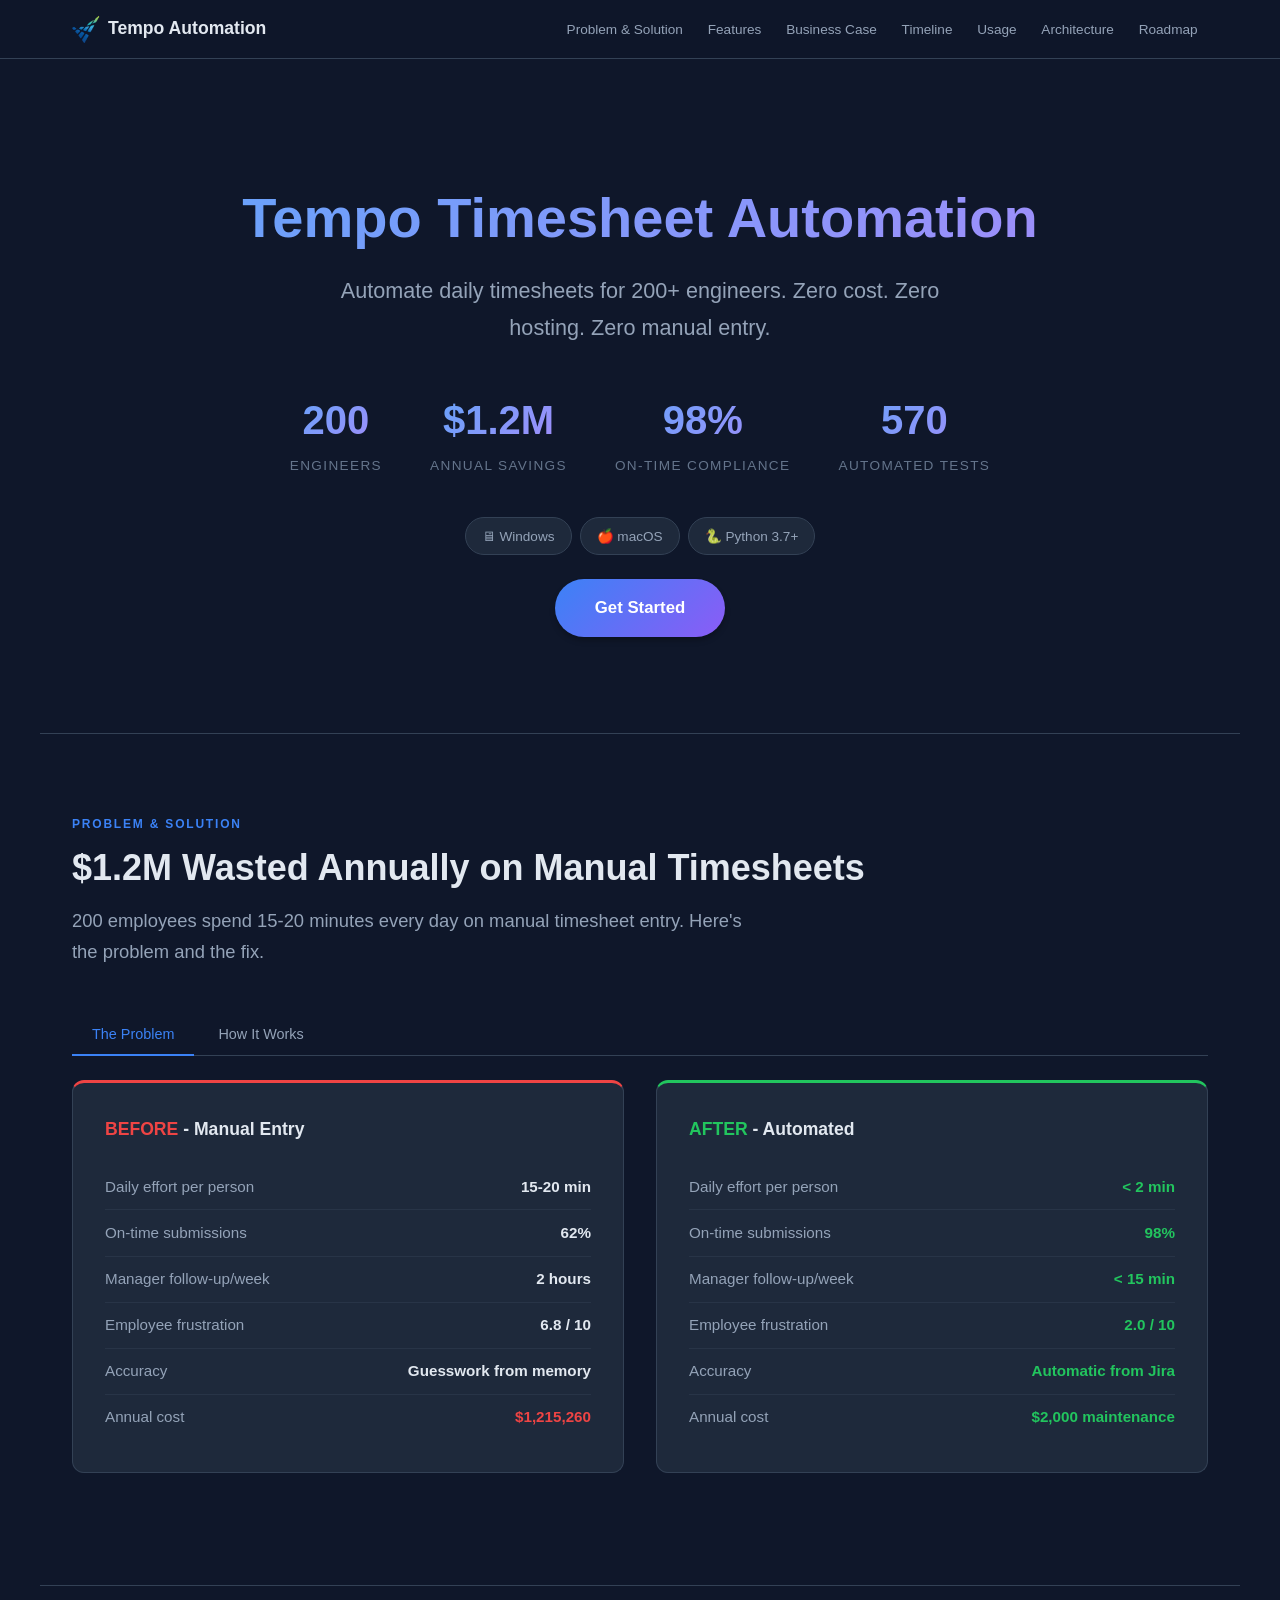
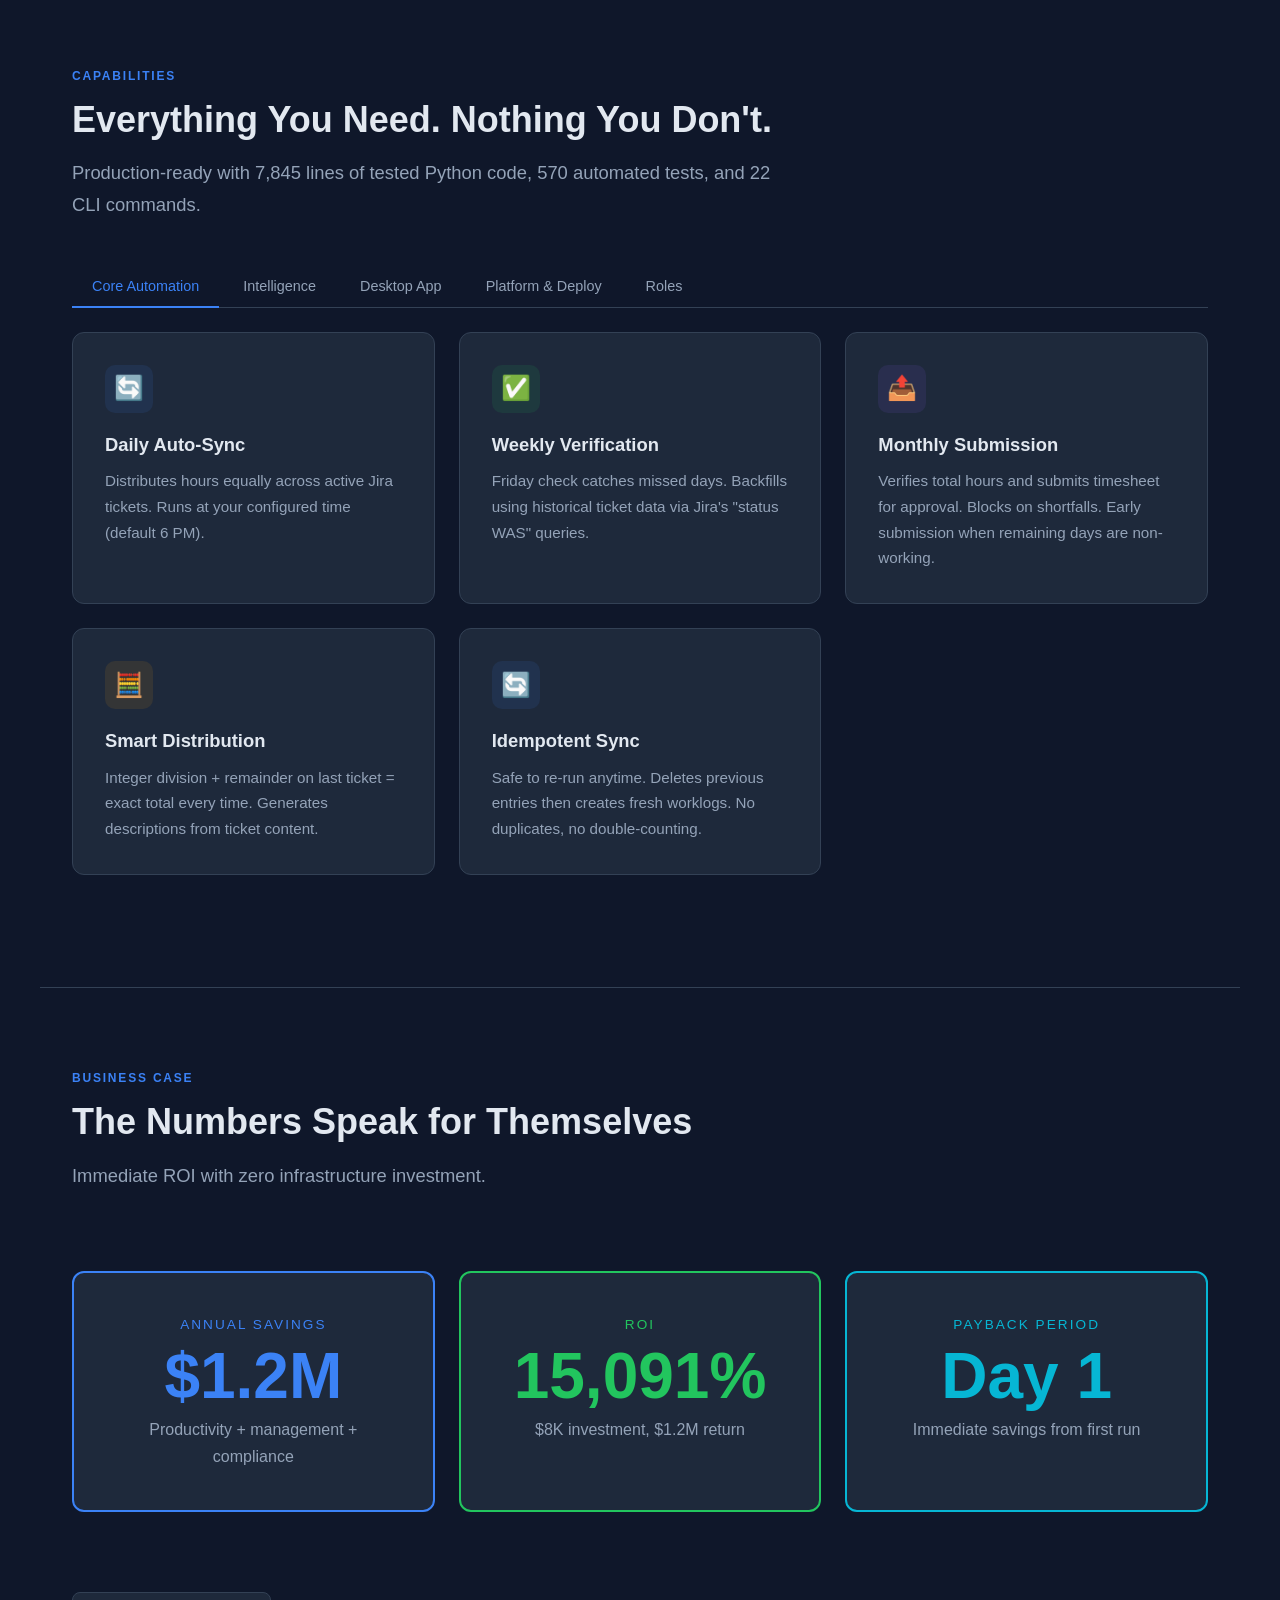
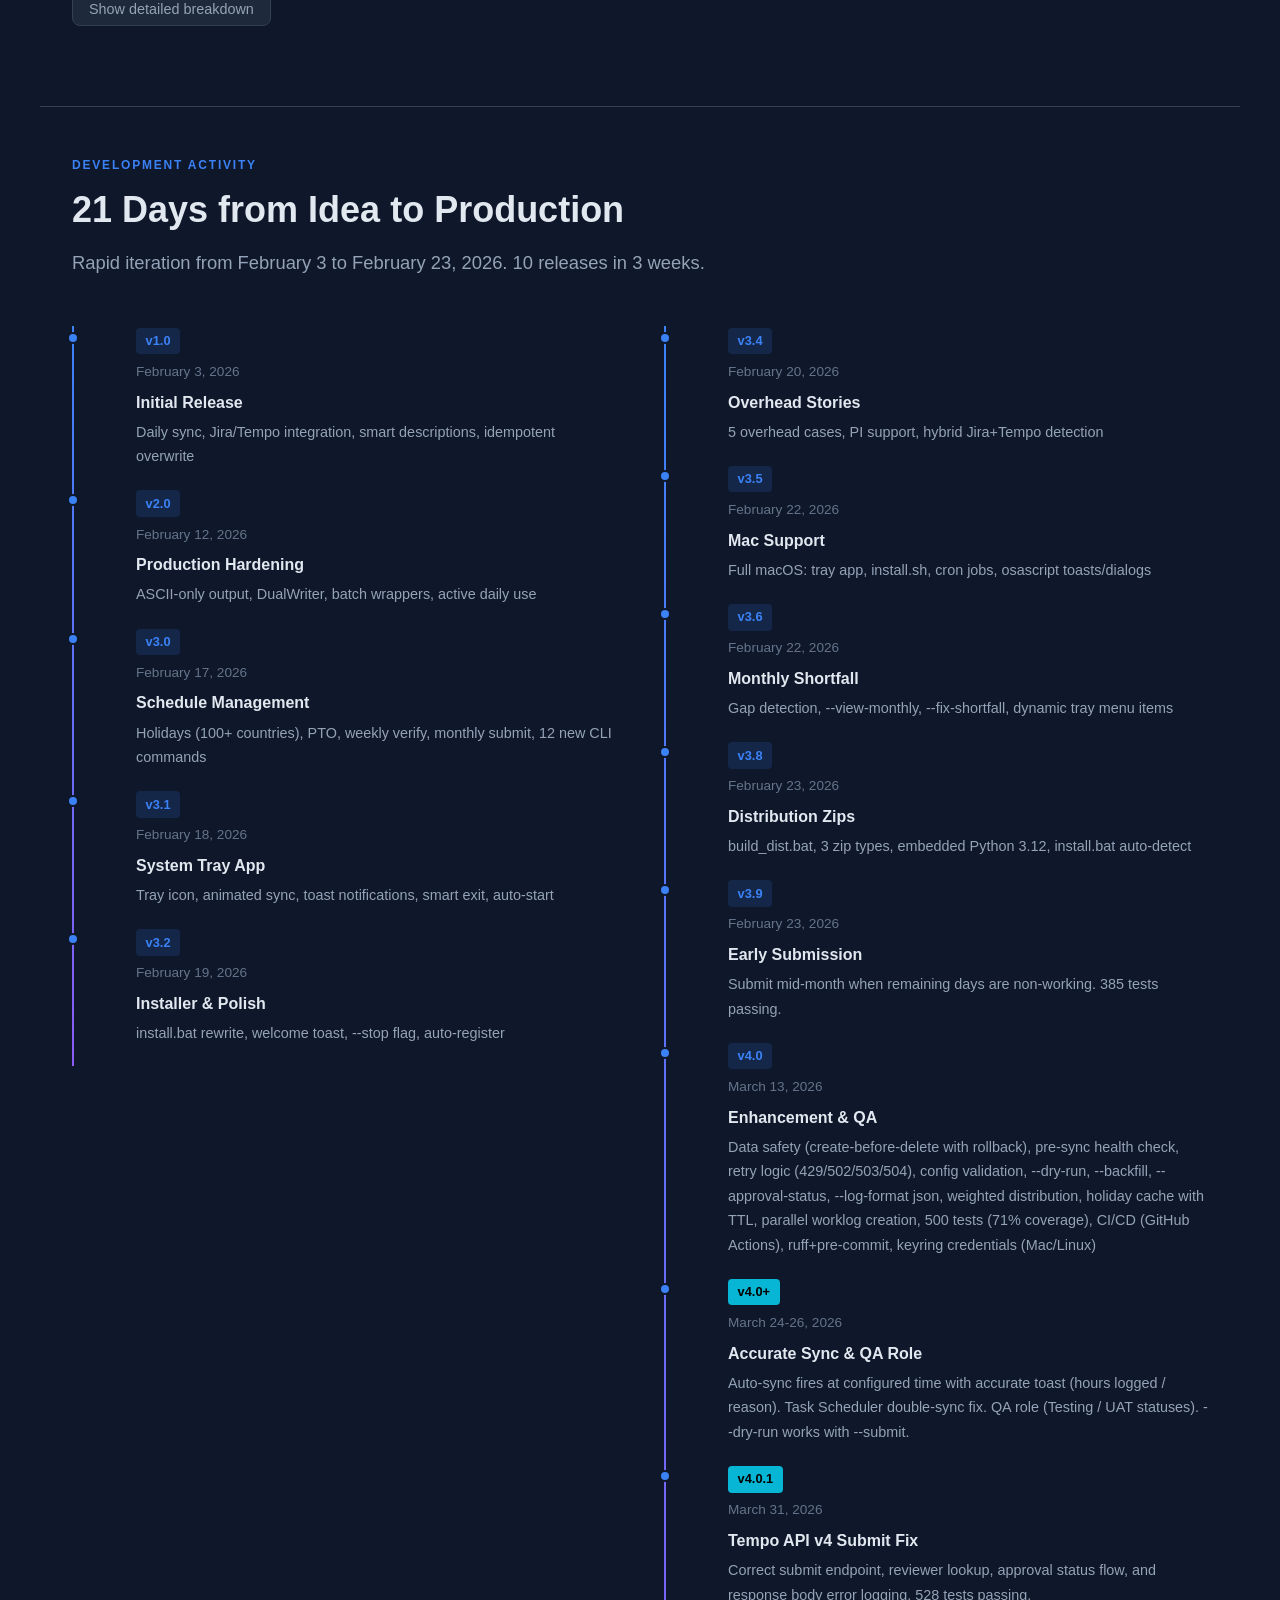
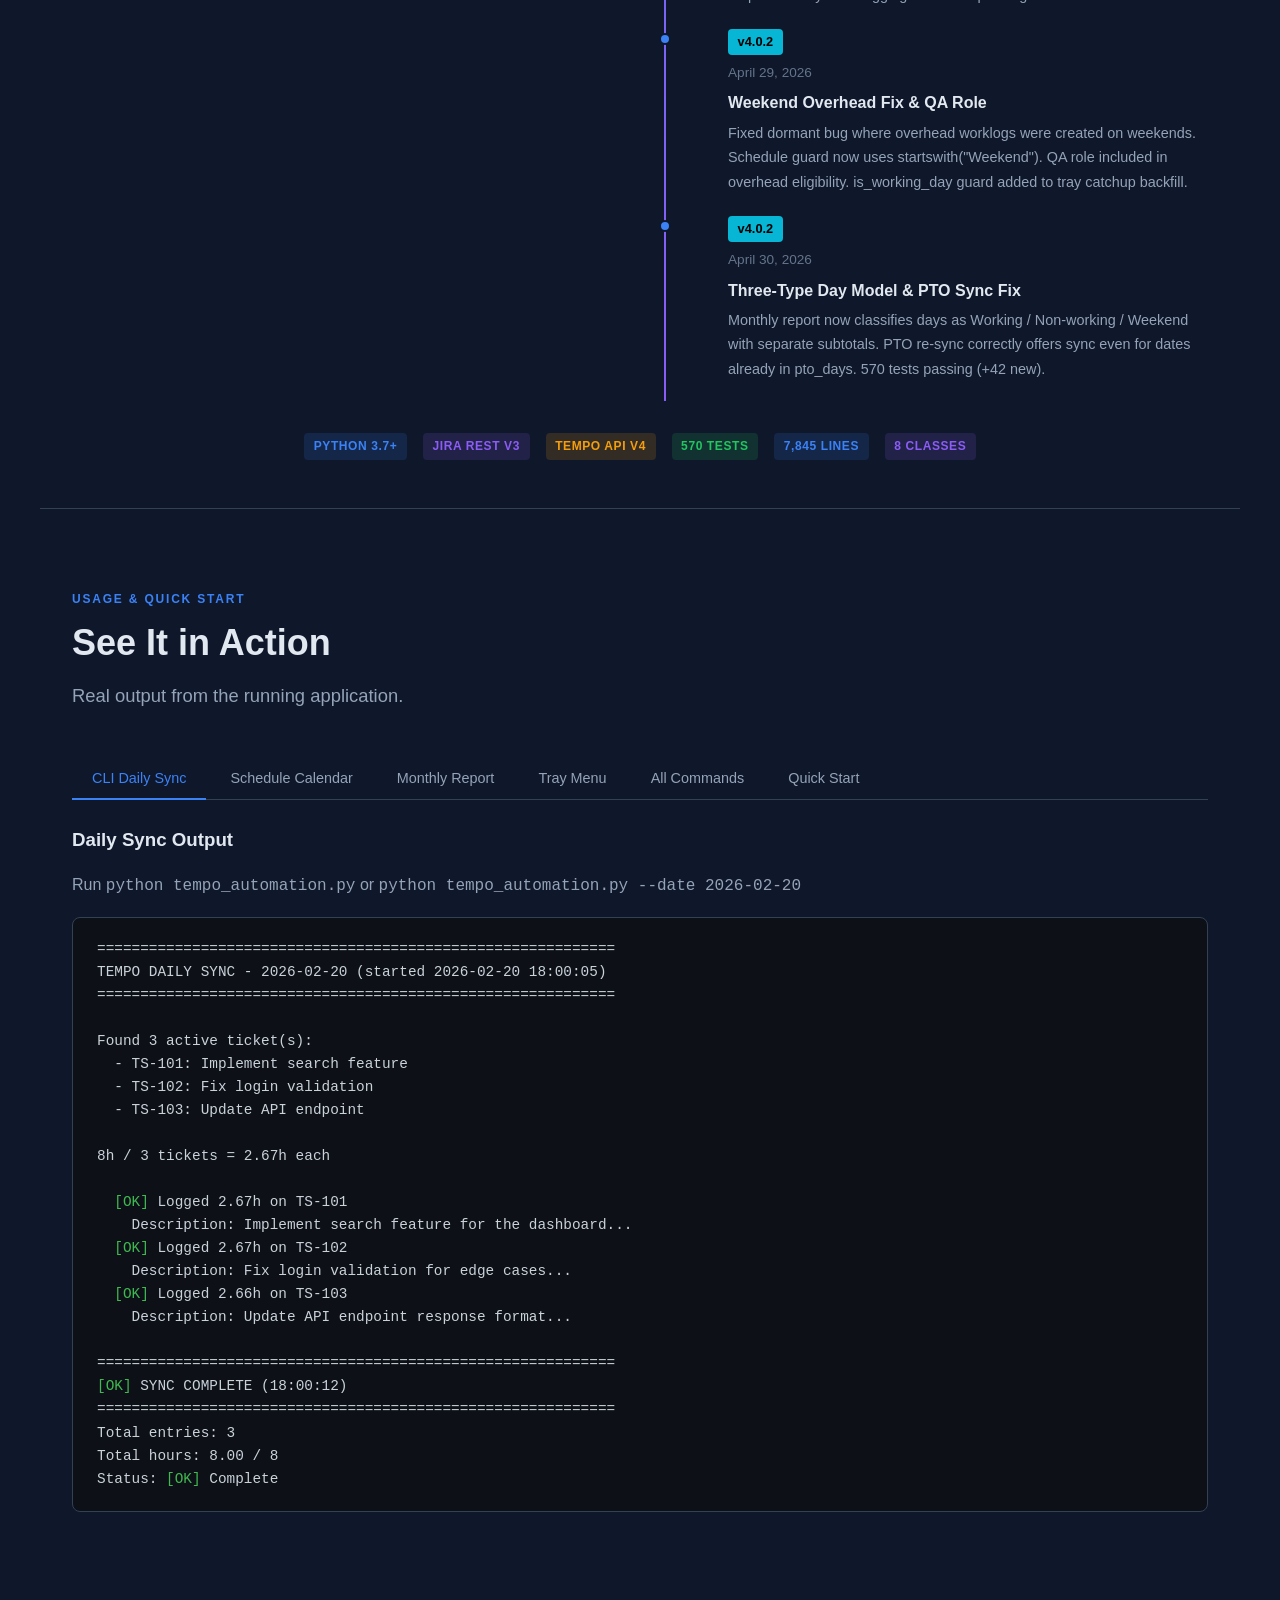
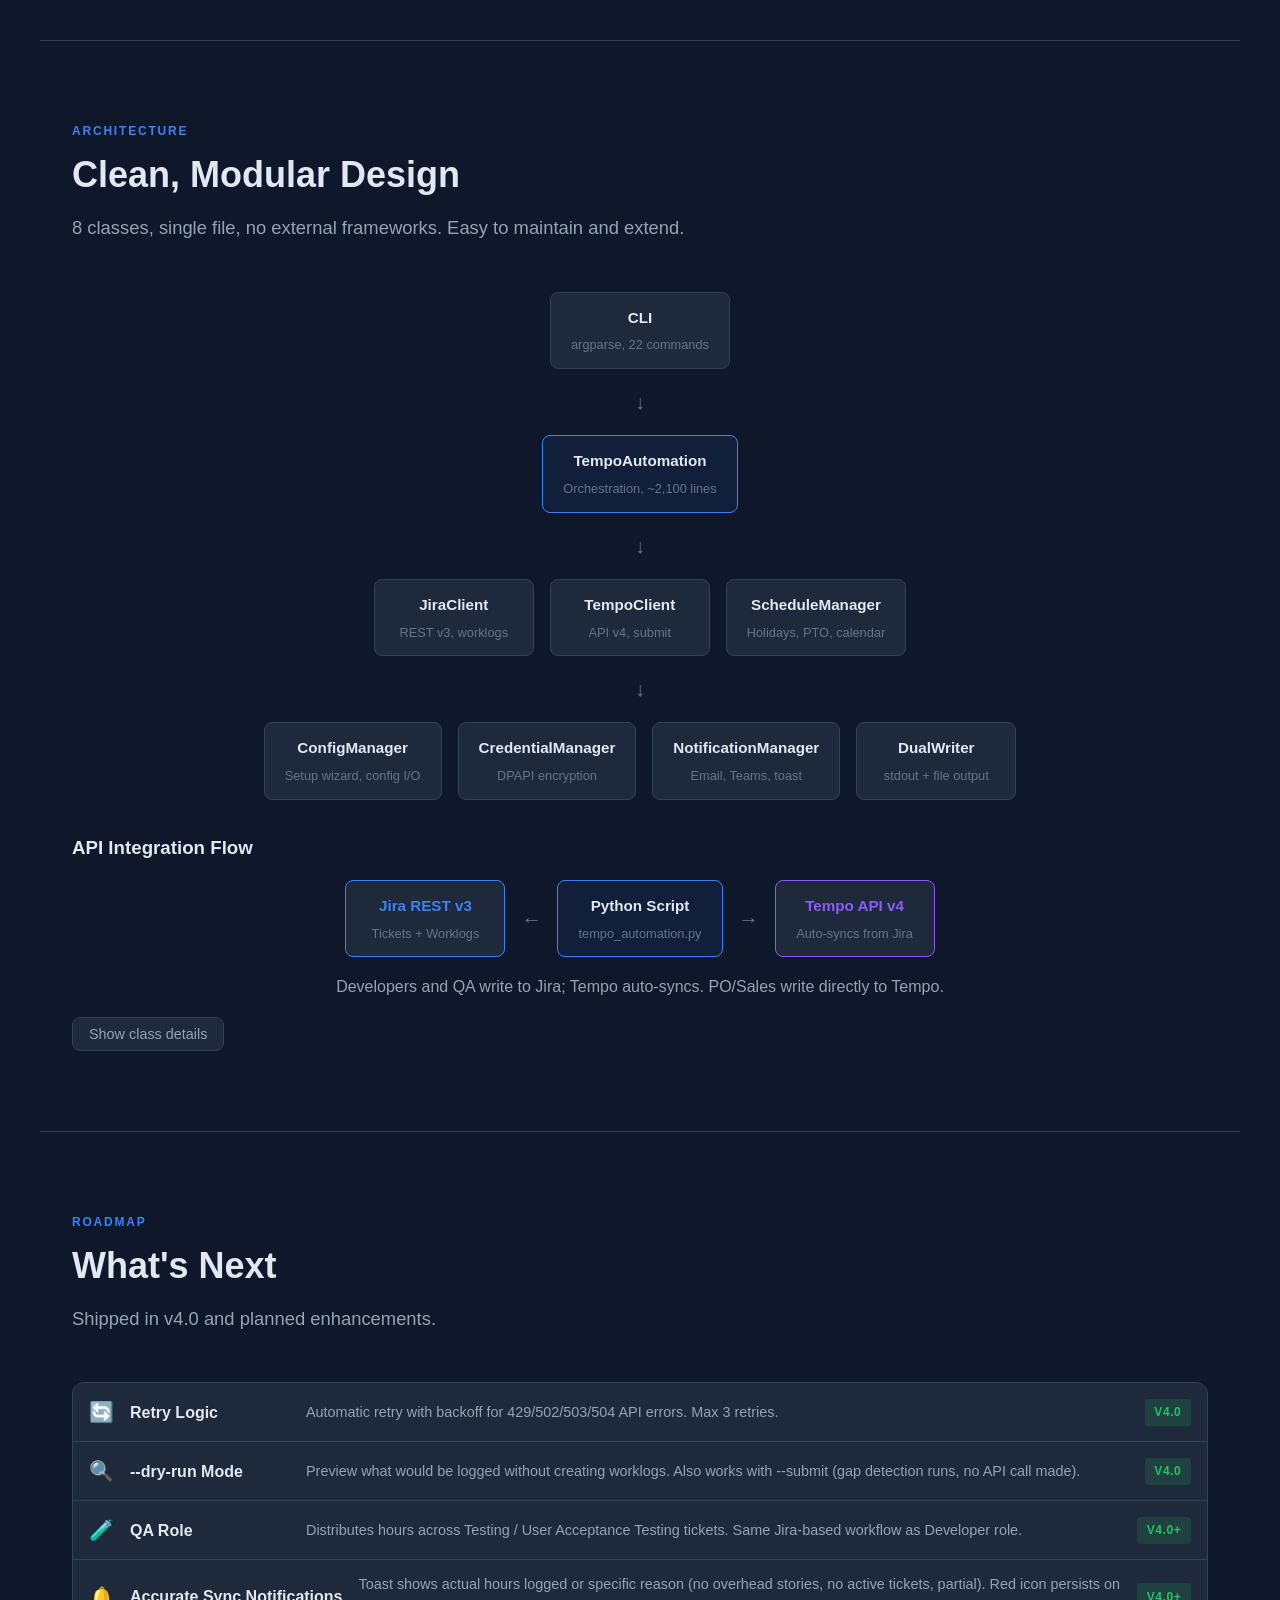
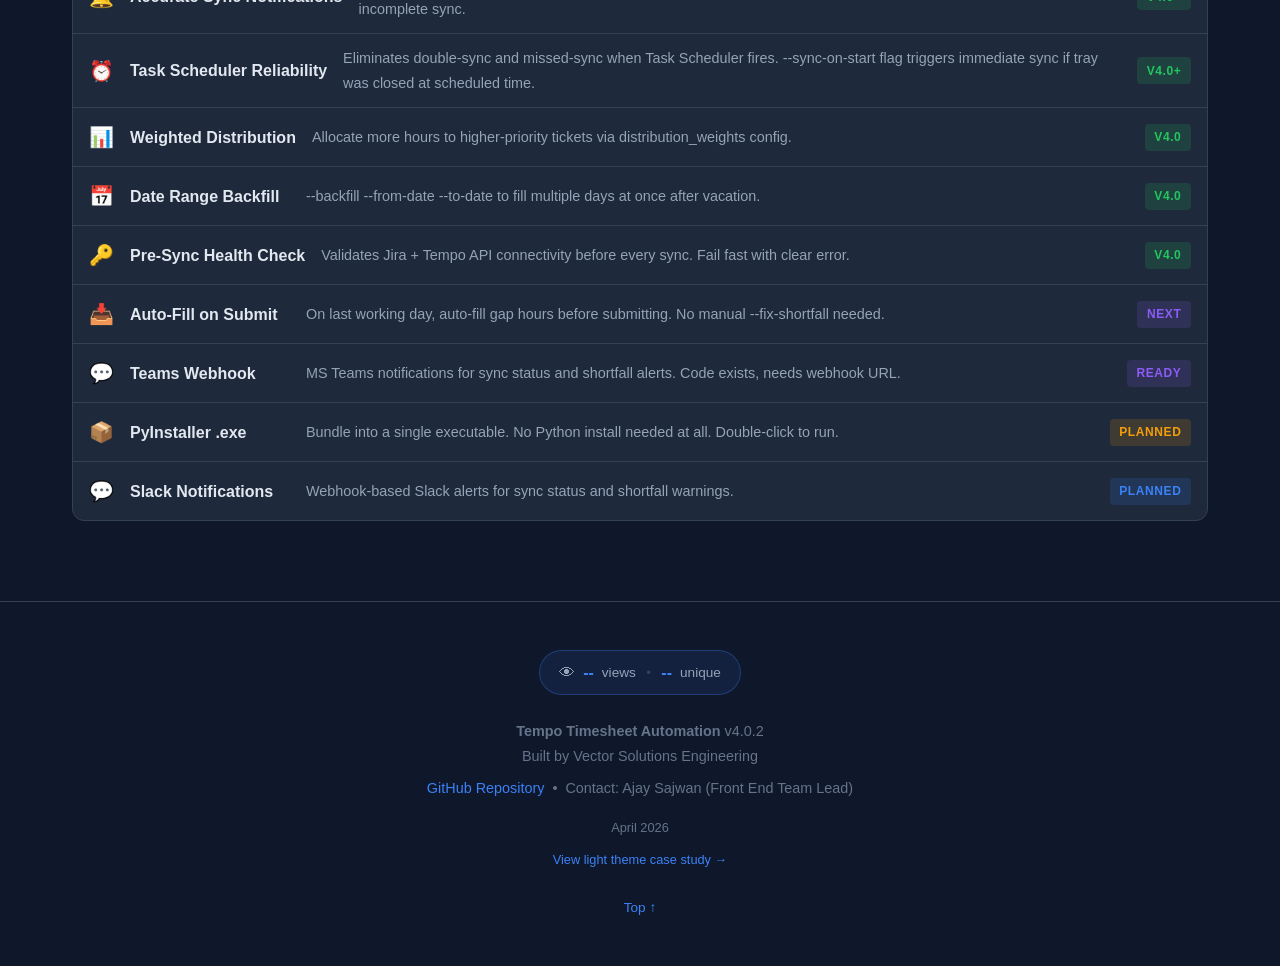
<file: docs/site/index.html>
<!DOCTYPE html>
<html lang="en">
<head>
  <meta charset="UTF-8">
  <meta name="viewport" content="width=device-width, initial-scale=1.0">
  <title>Tempo Timesheet Automation - Vector Solutions</title>
  <link rel="icon" type="image/x-icon" href="favicon.ico">
  <link rel="icon" type="image/png" href="favicon.png">
  <link rel="stylesheet" href="style.css">
</head>
<body>

<!-- ============================================================
     Navigation (7 links, reduced from 10)
     ============================================================ -->
<nav>
  <div class="nav-inner">
    <a href="#hero" class="nav-brand">
      <img src="favicon.png" alt="VS">
      Tempo Automation
    </a>
    <div class="nav-links">
      <a href="#problem">Problem &amp; Solution</a>
      <a href="#features">Features</a>
      <a href="#business">Business Case</a>
      <a href="#timeline">Timeline</a>
      <a href="#screenshots">Usage</a>
      <a href="#architecture">Architecture</a>
      <a href="#roadmap">Roadmap</a>
    </div>
  </div>
</nav>

<!-- ============================================================
     1. Hero -- NO CHANGE
     ============================================================ -->
<section class="hero" id="hero">
  <h1 class="hero-title">Tempo Timesheet Automation</h1>
  <p class="hero-tagline">Automate daily timesheets for 200+ engineers. Zero cost. Zero hosting. Zero manual entry.</p>

  <div class="stats-bar">
    <div class="stat-item">
      <div class="stat-number">200</div>
      <div class="stat-label">Engineers</div>
    </div>
    <div class="stat-item">
      <div class="stat-number">$1.2M</div>
      <div class="stat-label">Annual Savings</div>
    </div>
    <div class="stat-item">
      <div class="stat-number">98%</div>
      <div class="stat-label">On-Time Compliance</div>
    </div>
    <div class="stat-item">
      <div class="stat-number">570</div>
      <div class="stat-label">Automated Tests</div>
    </div>
  </div>

  <div class="platform-badges">
    <span class="platform-badge">&#x1F5A5; Windows</span>
    <span class="platform-badge">&#x1F34E; macOS</span>
    <span class="platform-badge">&#x1F40D; Python 3.7+</span>
  </div>

  <a href="#quickstart" class="cta-btn">Get Started</a>
</section>

<!-- ============================================================
     2. Problem + Solution -- MERGED INTO TABS
     ============================================================ -->
<section id="problem">
  <div class="section-label">Problem &amp; Solution</div>
  <h2 class="section-title">$1.2M Wasted Annually on Manual Timesheets</h2>
  <p class="section-subtitle">200 employees spend 15-20 minutes every day on manual timesheet entry. Here's the problem and the fix.</p>

  <span id="solution"></span>

  <div class="tab-container">
    <div class="tab-buttons">
      <button class="tab-btn active" onclick="showTab('tab-prob-problem')">The Problem</button>
      <button class="tab-btn" onclick="showTab('tab-prob-solution')">How It Works</button>
    </div>

    <div class="tab-panels">
    <div id="tab-prob-problem" class="tab-content active">
      <div class="comparison">
        <div class="comparison-card before">
          <h3><span class="before-label">BEFORE</span> - Manual Entry</h3>
          <div class="comparison-item">
            <span class="label">Daily effort per person</span>
            <span class="value">15-20 min</span>
          </div>
          <div class="comparison-item">
            <span class="label">On-time submissions</span>
            <span class="value">62%</span>
          </div>
          <div class="comparison-item">
            <span class="label">Manager follow-up/week</span>
            <span class="value">2 hours</span>
          </div>
          <div class="comparison-item">
            <span class="label">Employee frustration</span>
            <span class="value">6.8 / 10</span>
          </div>
          <div class="comparison-item">
            <span class="label">Accuracy</span>
            <span class="value">Guesswork from memory</span>
          </div>
          <div class="comparison-item">
            <span class="label">Annual cost</span>
            <span class="value" style="color: var(--accent-red);">$1,215,260</span>
          </div>
        </div>

        <div class="comparison-card after">
          <h3><span class="after-label">AFTER</span> - Automated</h3>
          <div class="comparison-item">
            <span class="label">Daily effort per person</span>
            <span class="value" style="color: var(--accent-green);">&lt; 2 min</span>
          </div>
          <div class="comparison-item">
            <span class="label">On-time submissions</span>
            <span class="value" style="color: var(--accent-green);">98%</span>
          </div>
          <div class="comparison-item">
            <span class="label">Manager follow-up/week</span>
            <span class="value" style="color: var(--accent-green);">&lt; 15 min</span>
          </div>
          <div class="comparison-item">
            <span class="label">Employee frustration</span>
            <span class="value" style="color: var(--accent-green);">2.0 / 10</span>
          </div>
          <div class="comparison-item">
            <span class="label">Accuracy</span>
            <span class="value" style="color: var(--accent-green);">Automatic from Jira</span>
          </div>
          <div class="comparison-item">
            <span class="label">Annual cost</span>
            <span class="value" style="color: var(--accent-green);">$2,000 maintenance</span>
          </div>
        </div>
      </div>
    </div>

    <div id="tab-prob-solution" class="tab-content">
      <p class="section-subtitle" style="margin-bottom: 2rem;">A Python script runs on each developer's machine. No servers. No hosting. No subscriptions.</p>

      <div class="flow-steps">
        <div class="flow-step">
          <div class="flow-step-number">1</div>
          <h3>Read Jira Tickets</h3>
          <p>Script queries your active tickets (IN DEVELOPMENT / CODE REVIEW) via Jira REST API</p>
        </div>
        <div class="flow-arrow">&#x2192;</div>
        <div class="flow-step">
          <div class="flow-step-number">2</div>
          <h3>Distribute Hours</h3>
          <p>Splits your 8-hour day equally across tickets with smart descriptions from ticket content</p>
        </div>
        <div class="flow-arrow">&#x2192;</div>
        <div class="flow-step">
          <div class="flow-step-number">3</div>
          <h3>Submit to Tempo</h3>
          <p>Creates Jira worklogs (Tempo auto-syncs). At month-end, submits timesheet for approval.</p>
        </div>
      </div>

      <div class="text-center mt-4">
        <div class="code-block" style="display: inline-block; text-align: left; max-width: 600px;">
          <span class="comment"># That's it. Run once and forget.</span><br>
          <span class="keyword">$</span> python tempo_automation.py<br><br>
          <span class="success">[OK]</span> Found 3 active tickets<br>
          <span class="success">[OK]</span> Logged 2.67h on TS-101<br>
          <span class="success">[OK]</span> Logged 2.67h on TS-102<br>
          <span class="success">[OK]</span> Logged 2.66h on TS-103<br>
          <span class="success">[OK]</span> <span class="info">SYNC COMPLETE</span> - 8.00 / 8 hours
        </div>
      </div>
    </div>
    </div>
  </div>
</section>

<!-- ============================================================
     3. Features + Roles -- TABBED GROUPS (5 tabs)
     ============================================================ -->
<section id="features">
  <div class="section-label">Capabilities</div>
  <h2 class="section-title">Everything You Need. Nothing You Don't.</h2>
  <p class="section-subtitle">Production-ready with 7,845 lines of tested Python code, 570 automated tests, and 22 CLI commands.</p>

  <span id="roles"></span>

  <div class="tab-container">
    <div class="tab-buttons">
      <button class="tab-btn active" onclick="showTab('tab-feat-core')">Core Automation</button>
      <button class="tab-btn" onclick="showTab('tab-feat-intel')">Intelligence</button>
      <button class="tab-btn" onclick="showTab('tab-feat-desktop')">Desktop App</button>
      <button class="tab-btn" onclick="showTab('tab-feat-platform')">Platform &amp; Deploy</button>
      <button class="tab-btn" onclick="showTab('tab-feat-roles')">Roles</button>
    </div>

    <div class="tab-panels">
    <!-- Tab: Core Automation -->
    <div id="tab-feat-core" class="tab-content active">
      <div class="card-grid">
        <div class="card">
          <div class="card-icon">&#x1F504;</div>
          <h3>Daily Auto-Sync</h3>
          <p>Distributes hours equally across active Jira tickets. Runs at your configured time (default 6 PM).</p>
        </div>
        <div class="card">
          <div class="card-icon green">&#x2705;</div>
          <h3>Weekly Verification</h3>
          <p>Friday check catches missed days. Backfills using historical ticket data via Jira's "status WAS" queries.</p>
        </div>
        <div class="card">
          <div class="card-icon purple">&#x1F4E4;</div>
          <h3>Monthly Submission</h3>
          <p>Verifies total hours and submits timesheet for approval. Blocks on shortfalls. Early submission when remaining days are non-working.</p>
        </div>
        <div class="card">
          <div class="card-icon orange">&#x1F9EE;</div>
          <h3>Smart Distribution</h3>
          <p>Integer division + remainder on last ticket = exact total every time. Generates descriptions from ticket content.</p>
        </div>
        <div class="card">
          <div class="card-icon">&#x1F504;</div>
          <h3>Idempotent Sync</h3>
          <p>Safe to re-run anytime. Deletes previous entries then creates fresh worklogs. No duplicates, no double-counting.</p>
        </div>
      </div>
    </div>

    <!-- Tab: Intelligence -->
    <div id="tab-feat-intel" class="tab-content">
      <div class="card-grid">
        <div class="card">
          <div class="card-icon cyan">&#x1F3D7;</div>
          <h3>Overhead Stories</h3>
          <p>5 cases covered: daily overhead, no tickets, manual entries, PTO/holidays, PI planning week.</p>
        </div>
        <div class="card">
          <div class="card-icon green">&#x1F4C5;</div>
          <h3>Schedule Guard</h3>
          <p>Skips weekends, org holidays (auto-fetched), national holidays (100+ countries), and PTO days. Override system for comp days.</p>
        </div>
        <div class="card">
          <div class="card-icon purple">&#x1F4CA;</div>
          <h3>Tempo as Source of Truth</h3>
          <p>4 core methods read Tempo API first with Jira fallback. Catches manual Tempo entries that Jira can't see.</p>
        </div>
        <div class="card">
          <div class="card-icon purple">&#x26A1;</div>
          <h3>Early Submission</h3>
          <p>Submits timesheet mid-month when all remaining days are non-working. No more waiting for the last day.</p>
        </div>
        <div class="card">
          <div class="card-icon">&#x1F5C2;</div>
          <h3>Monthly Reports</h3>
          <p>--view-monthly shows per-day hours with gap detection. --fix-shortfall interactively fills missing days.</p>
        </div>
      </div>
    </div>

    <!-- Tab: Desktop App -->
    <div id="tab-feat-desktop" class="tab-content">
      <div class="card-grid">
        <div class="card">
          <div class="card-icon">&#x1F5A5;</div>
          <h3>System Tray App</h3>
          <p>Persistent tray icon with color status, one-click sync, PTO dialog, toast notifications, and smart exit check.</p>
        </div>
        <div class="card">
          <div class="card-icon orange">&#x1F514;</div>
          <h3>Toast Notifications</h3>
          <p>Native notifications on Windows (winotify) and Mac (osascript). Welcome greeting, sync status, shortfall alerts.</p>
        </div>
        <div class="card">
          <div class="card-icon green">&#x1F44B;</div>
          <h3>Welcome Toast</h3>
          <p>Personalized "Welcome, {name}!" with time-of-day greeting on launch. "Welcome back" toast when auto-restarted.</p>
        </div>
        <div class="card">
          <div class="card-icon orange">&#x1F504;</div>
          <h3>Tray Auto-Restart</h3>
          <p>Daily scheduler detects if the tray app was closed and relaunches it automatically with a recovery notification.</p>
        </div>
        <div class="card">
          <div class="card-icon cyan">&#x23F0;</div>
          <h3>Change Sync Time</h3>
          <p>Adjust your daily sync time from the tray Configure menu. Input dialog validates HH:MM and reschedules instantly.</p>
        </div>
        <div class="card">
          <div class="card-icon red">&#x1F6AA;</div>
          <h3>Smart Exit Check</h3>
          <p>Verifies today's hours are logged before closing the tray app. Warns if worklogs are missing to prevent gaps.</p>
        </div>
      </div>
    </div>

    <!-- Tab: Platform & Deploy -->
    <div id="tab-feat-platform" class="tab-content">
      <div class="card-grid">
        <div class="card">
          <div class="card-icon cyan">&#x1F310;</div>
          <h3>Cross-Platform</h3>
          <p>Full support for Windows 10/11 and macOS. Platform-specific installers, cron jobs, and native UI elements.</p>
        </div>
        <div class="card">
          <div class="card-icon green">&#x1F4E6;</div>
          <h3>Distribution Zips</h3>
          <p>Three zip types: Windows Full (embedded Python), Windows Lite, and Mac. One-click install for team members.</p>
        </div>
        <div class="card">
          <div class="card-icon red">&#x1F512;</div>
          <h3>DPAPI Encryption</h3>
          <p>API tokens encrypted with Windows DPAPI (tied to user account). HTTPS for all API calls. No cloud storage.</p>
        </div>
        <div class="card">
          <div class="card-icon green">&#x2699;</div>
          <h3>Setup Wizard</h3>
          <p>Guided first-run setup: role selection, token entry, location picker (100+ countries), overhead configuration.</p>
        </div>
      </div>
    </div>

    <!-- Tab: Roles -->
    <div id="tab-feat-roles" class="tab-content">
      <div class="card-grid card-grid-3">
        <div class="card">
          <div class="card-icon">&#x1F4BB;</div>
          <h3>Developer</h3>
          <p class="mb-2">Hours distributed across active Jira tickets (IN DEVELOPMENT / CODE REVIEW). Smart descriptions generated from ticket content.</p>
          <table class="data-table">
            <tr><td class="text-muted">Tokens needed</td><td>Jira + Tempo</td></tr>
            <tr><td class="text-muted">Time saved/day</td><td style="color: var(--accent-green);">15-20 min</td></tr>
            <tr><td class="text-muted">Overhead</td><td>2h/day default</td></tr>
          </table>
        </div>
        <div class="card">
          <div class="card-icon" style="background: rgba(100,200,255,0.15);">&#x1F9EA;</div>
          <h3>QA</h3>
          <p class="mb-2">Hours distributed across active Jira tickets in Testing / User Acceptance Testing. Same Jira-based workflow as Developer.</p>
          <table class="data-table">
            <tr><td class="text-muted">Tokens needed</td><td>Jira + Tempo</td></tr>
            <tr><td class="text-muted">Time saved/day</td><td style="color: var(--accent-green);">15-20 min</td></tr>
            <tr><td class="text-muted">Overhead</td><td>2h/day default</td></tr>
          </table>
        </div>
        <div class="card">
          <div class="card-icon green">&#x1F4CB;</div>
          <h3>Product Owner</h3>
          <p class="mb-2">Hours logged via configured manual activities in Tempo. No Jira token needed.</p>
          <table class="data-table">
            <tr><td class="text-muted">Tokens needed</td><td>Tempo only</td></tr>
            <tr><td class="text-muted">Time saved/day</td><td style="color: var(--accent-green);">10-15 min</td></tr>
            <tr><td class="text-muted">Activities</td><td>From config</td></tr>
          </table>
        </div>
        <div class="card">
          <div class="card-icon orange">&#x1F4C8;</div>
          <h3>Sales</h3>
          <p class="mb-2">Pre-configured activities synced via Tempo API. Simplest setup.</p>
          <table class="data-table">
            <tr><td class="text-muted">Tokens needed</td><td>Tempo only</td></tr>
            <tr><td class="text-muted">Time saved/day</td><td style="color: var(--accent-green);">10-15 min</td></tr>
            <tr><td class="text-muted">Activities</td><td>From config</td></tr>
          </table>
        </div>
      </div>
    </div>
    </div>
  </div>
</section>

<!-- ============================================================
     4. Business Case -- COLLAPSIBLE DETAILS
     ============================================================ -->
<section id="business">
  <div class="section-label">Business Case</div>
  <h2 class="section-title">The Numbers Speak for Themselves</h2>
  <p class="section-subtitle">Immediate ROI with zero infrastructure investment.</p>

  <div style="display: grid; grid-template-columns: repeat(auto-fit, minmax(250px, 1fr)); gap: 1.5rem; margin-bottom: 2rem;">
    <div class="roi-box" style="border-color: var(--accent-blue);">
      <div class="roi-label" style="color: var(--accent-blue);">Annual Savings</div>
      <div class="roi-number" style="color: var(--accent-blue);">$1.2M</div>
      <div class="roi-detail">Productivity + management + compliance</div>
    </div>
    <div class="roi-box">
      <div class="roi-label">ROI</div>
      <div class="roi-number">15,091%</div>
      <div class="roi-detail">$8K investment, $1.2M return</div>
    </div>
    <div class="roi-box" style="border-color: var(--accent-cyan);">
      <div class="roi-label" style="color: var(--accent-cyan);">Payback Period</div>
      <div class="roi-number" style="color: var(--accent-cyan);">Day 1</div>
      <div class="roi-detail">Immediate savings from first run</div>
    </div>
  </div>

  <button class="toggle-btn" onclick="toggleSection('biz-detail')">Show detailed breakdown</button>

  <div id="biz-detail" class="collapsible">
    <table class="data-table">
      <thead>
        <tr>
          <th>Role</th>
          <th>Headcount</th>
          <th>Time Lost/Month</th>
          <th>Annual Cost</th>
        </tr>
      </thead>
      <tbody>
        <tr>
          <td>Developers</td>
          <td>150</td>
          <td>825 hrs</td>
          <td>$693,000</td>
        </tr>
        <tr>
          <td>Product Owners</td>
          <td>30</td>
          <td>220 hrs</td>
          <td>$211,200</td>
        </tr>
        <tr>
          <td>Sales Team</td>
          <td>20</td>
          <td>147 hrs</td>
          <td>$114,660</td>
        </tr>
        <tr>
          <td>Manager Follow-ups</td>
          <td>15</td>
          <td>130 hrs</td>
          <td>$140,400</td>
        </tr>
        <tr class="highlight-row">
          <td>Total</td>
          <td>215</td>
          <td>1,322 hrs</td>
          <td>$1,159,260</td>
        </tr>
      </tbody>
    </table>

    <div style="display: grid; grid-template-columns: repeat(auto-fit, minmax(200px, 1fr)); gap: 1rem; margin-top: 2rem;">
      <div class="card" style="text-align: center;">
        <div class="big-number">95%</div>
        <p>Reduction in manager follow-up time</p>
      </div>
      <div class="card" style="text-align: center;">
        <div class="big-number">98%</div>
        <p>On-time submission rate (was 62%)</p>
      </div>
      <div class="card" style="text-align: center;">
        <div class="big-number">$0</div>
        <p>Infrastructure and hosting cost</p>
      </div>
      <div class="card" style="text-align: center;">
        <div class="big-number">$6K</div>
        <p>Total 5-year investment</p>
      </div>
    </div>
  </div>
</section>

<!-- ============================================================
     5. Development Timeline -- COMPACT PADDING
     ============================================================ -->
<section id="timeline" class="compact">
  <div class="section-label">Development Activity</div>
  <h2 class="section-title">21 Days from Idea to Production</h2>
  <p class="section-subtitle">Rapid iteration from February 3 to February 23, 2026. 10 releases in 3 weeks.</p>

  <div style="display: flex; gap: 3rem; flex-wrap: wrap;">
    <div style="flex: 1; min-width: 300px;">
      <div class="timeline timeline-compact">
        <div class="timeline-item">
          <span class="version-tag">v1.0</span>
          <div class="date">February 3, 2026</div>
          <h3>Initial Release</h3>
          <p>Daily sync, Jira/Tempo integration, smart descriptions, idempotent overwrite</p>
        </div>
        <div class="timeline-item">
          <span class="version-tag">v2.0</span>
          <div class="date">February 12, 2026</div>
          <h3>Production Hardening</h3>
          <p>ASCII-only output, DualWriter, batch wrappers, active daily use</p>
        </div>
        <div class="timeline-item">
          <span class="version-tag">v3.0</span>
          <div class="date">February 17, 2026</div>
          <h3>Schedule Management</h3>
          <p>Holidays (100+ countries), PTO, weekly verify, monthly submit, 12 new CLI commands</p>
        </div>
        <div class="timeline-item">
          <span class="version-tag">v3.1</span>
          <div class="date">February 18, 2026</div>
          <h3>System Tray App</h3>
          <p>Tray icon, animated sync, toast notifications, smart exit, auto-start</p>
        </div>
        <div class="timeline-item">
          <span class="version-tag">v3.2</span>
          <div class="date">February 19, 2026</div>
          <h3>Installer &amp; Polish</h3>
          <p>install.bat rewrite, welcome toast, --stop flag, auto-register</p>
        </div>
      </div>
    </div>
    <div style="flex: 1; min-width: 300px;">
      <div class="timeline timeline-compact">
        <div class="timeline-item">
          <span class="version-tag">v3.4</span>
          <div class="date">February 20, 2026</div>
          <h3>Overhead Stories</h3>
          <p>5 overhead cases, PI support, hybrid Jira+Tempo detection</p>
        </div>
        <div class="timeline-item">
          <span class="version-tag">v3.5</span>
          <div class="date">February 22, 2026</div>
          <h3>Mac Support</h3>
          <p>Full macOS: tray app, install.sh, cron jobs, osascript toasts/dialogs</p>
        </div>
        <div class="timeline-item">
          <span class="version-tag">v3.6</span>
          <div class="date">February 22, 2026</div>
          <h3>Monthly Shortfall</h3>
          <p>Gap detection, --view-monthly, --fix-shortfall, dynamic tray menu items</p>
        </div>
        <div class="timeline-item">
          <span class="version-tag">v3.8</span>
          <div class="date">February 23, 2026</div>
          <h3>Distribution Zips</h3>
          <p>build_dist.bat, 3 zip types, embedded Python 3.12, install.bat auto-detect</p>
        </div>
        <div class="timeline-item">
          <span class="version-tag">v3.9</span>
          <div class="date">February 23, 2026</div>
          <h3>Early Submission</h3>
          <p>Submit mid-month when remaining days are non-working. 385 tests passing.</p>
        </div>
        <div class="timeline-item">
          <span class="version-tag">v4.0</span>
          <div class="date">March 13, 2026</div>
          <h3>Enhancement &amp; QA</h3>
          <p>Data safety (create-before-delete with rollback), pre-sync health check, retry logic (429/502/503/504), config validation, --dry-run, --backfill, --approval-status, --log-format json, weighted distribution, holiday cache with TTL, parallel worklog creation, 500 tests (71% coverage), CI/CD (GitHub Actions), ruff+pre-commit, keyring credentials (Mac/Linux)</p>
        </div>
        <div class="timeline-item">
          <span class="version-tag" style="background: var(--accent-cyan); color: #000;">v4.0+</span>
          <div class="date">March 24-26, 2026</div>
          <h3>Accurate Sync &amp; QA Role</h3>
          <p>Auto-sync fires at configured time with accurate toast (hours logged / reason). Task Scheduler double-sync fix. QA role (Testing / UAT statuses). --dry-run works with --submit.</p>
        </div>
        <div class="timeline-item">
          <span class="version-tag" style="background: var(--accent-cyan); color: #000;">v4.0.1</span>
          <div class="date">March 31, 2026</div>
          <h3>Tempo API v4 Submit Fix</h3>
          <p>Correct submit endpoint, reviewer lookup, approval status flow, and response body error logging. 528 tests passing.</p>
        </div>
        <div class="timeline-item">
          <span class="version-tag" style="background: var(--accent-cyan); color: #000;">v4.0.2</span>
          <div class="date">April 29, 2026</div>
          <h3>Weekend Overhead Fix &amp; QA Role</h3>
          <p>Fixed dormant bug where overhead worklogs were created on weekends. Schedule guard now uses startswith("Weekend"). QA role included in overhead eligibility. is_working_day guard added to tray catchup backfill.</p>
        </div>
        <div class="timeline-item">
          <span class="version-tag" style="background: var(--accent-cyan); color: #000;">v4.0.2</span>
          <div class="date">April 30, 2026</div>
          <h3>Three-Type Day Model &amp; PTO Sync Fix</h3>
          <p>Monthly report now classifies days as Working / Non-working / Weekend with separate subtotals. PTO re-sync correctly offers sync even for dates already in pto_days. 570 tests passing (+42 new).</p>
        </div>
      </div>
    </div>
  </div>

  <div style="display: flex; gap: 1rem; justify-content: center; flex-wrap: wrap; margin-top: 2rem;">
    <span class="badge badge-blue">Python 3.7+</span>
    <span class="badge badge-purple">Jira REST v3</span>
    <span class="badge badge-orange">Tempo API v4</span>
    <span class="badge badge-green">570 Tests</span>
    <span class="badge badge-blue">7,845 Lines</span>
    <span class="badge badge-purple">8 Classes</span>
  </div>
</section>

<!-- ============================================================
     6. Usage & Quick Start -- MERGED (Screenshots + Quick Start)
     ============================================================ -->
<section id="screenshots">
  <div class="section-label">Usage &amp; Quick Start</div>
  <h2 class="section-title">See It in Action</h2>
  <p class="section-subtitle">Real output from the running application.</p>

  <span id="quickstart"></span>

  <div class="tab-container">
    <div class="tab-buttons">
      <button class="tab-btn active" onclick="showTab('tab-cli')">CLI Daily Sync</button>
      <button class="tab-btn" onclick="showTab('tab-schedule')">Schedule Calendar</button>
      <button class="tab-btn" onclick="showTab('tab-monthly')">Monthly Report</button>
      <button class="tab-btn" onclick="showTab('tab-tray')">Tray Menu</button>
      <button class="tab-btn" onclick="showTab('tab-cli-commands')">All Commands</button>
      <button class="tab-btn" onclick="showTab('tab-quickstart')">Quick Start</button>
    </div>

    <div class="tab-panels">
    <div id="tab-cli" class="tab-content active">
      <h3 class="mb-2">Daily Sync Output</h3>
      <p class="text-muted mb-2">Run <code>python tempo_automation.py</code> or <code>python tempo_automation.py --date 2026-02-20</code></p>
      <div class="code-block">
============================================================<br>
TEMPO DAILY SYNC - 2026-02-20 (started 2026-02-20 18:00:05)<br>
============================================================<br>
<br>
Found 3 active ticket(s):<br>
&nbsp;&nbsp;- TS-101: Implement search feature<br>
&nbsp;&nbsp;- TS-102: Fix login validation<br>
&nbsp;&nbsp;- TS-103: Update API endpoint<br>
<br>
8h / 3 tickets = 2.67h each<br>
<br>
&nbsp;&nbsp;<span class="success">[OK]</span> Logged 2.67h on TS-101<br>
&nbsp;&nbsp;&nbsp;&nbsp;Description: Implement search feature for the dashboard...<br>
&nbsp;&nbsp;<span class="success">[OK]</span> Logged 2.67h on TS-102<br>
&nbsp;&nbsp;&nbsp;&nbsp;Description: Fix login validation for edge cases...<br>
&nbsp;&nbsp;<span class="success">[OK]</span> Logged 2.66h on TS-103<br>
&nbsp;&nbsp;&nbsp;&nbsp;Description: Update API endpoint response format...<br>
<br>
============================================================<br>
<span class="success">[OK]</span> SYNC COMPLETE (18:00:12)<br>
============================================================<br>
Total entries: 3<br>
Total hours: 8.00 / 8<br>
Status: <span class="success">[OK]</span> Complete
      </div>
    </div>

    <div id="tab-schedule" class="tab-content">
      <h3 class="mb-2">Schedule Calendar</h3>
      <p class="text-muted mb-2">Run <code>python tempo_automation.py --show-schedule</code></p>
      <div class="code-block" id="schedule-cal-main">
      </div>
    </div>

    <div id="tab-monthly" class="tab-content">
      <h3 class="mb-2">Monthly Hours Report</h3>
      <p class="text-muted mb-2">Run <code>python tempo_automation.py --view-monthly</code></p>
      <div class="code-block">
============================================================<br>
MONTHLY HOURS REPORT - February 2026<br>
============================================================<br>
<br>
&nbsp;&nbsp;Date&nbsp;&nbsp;&nbsp;&nbsp;&nbsp;&nbsp;&nbsp;&nbsp;&nbsp;Day&nbsp;&nbsp;&nbsp;&nbsp;&nbsp;&nbsp;&nbsp;&nbsp;&nbsp;Logged Expected&nbsp;&nbsp;&nbsp;&nbsp;&nbsp;Status<br>
&nbsp;&nbsp;--------------------------------------------------<br>
&nbsp;&nbsp;2026-02-02&nbsp;&nbsp;&nbsp;Monday&nbsp;&nbsp;&nbsp;&nbsp;&nbsp;&nbsp;&nbsp;&nbsp;8.0h&nbsp;&nbsp;&nbsp;&nbsp;&nbsp;8.0h&nbsp;&nbsp;&nbsp;&nbsp;&nbsp;&nbsp;&nbsp;<span class="success">[OK]</span><br>
&nbsp;&nbsp;2026-02-03&nbsp;&nbsp;&nbsp;Tuesday&nbsp;&nbsp;&nbsp;&nbsp;&nbsp;&nbsp;&nbsp;8.0h&nbsp;&nbsp;&nbsp;&nbsp;&nbsp;8.0h&nbsp;&nbsp;&nbsp;&nbsp;&nbsp;&nbsp;&nbsp;<span class="success">[OK]</span><br>
&nbsp;&nbsp;2026-02-04&nbsp;&nbsp;&nbsp;Wednesday&nbsp;&nbsp;&nbsp;&nbsp;&nbsp;8.0h&nbsp;&nbsp;&nbsp;&nbsp;&nbsp;8.0h&nbsp;&nbsp;&nbsp;&nbsp;&nbsp;&nbsp;&nbsp;<span class="success">[OK]</span><br>
&nbsp;&nbsp;2026-02-05&nbsp;&nbsp;&nbsp;Thursday&nbsp;&nbsp;&nbsp;&nbsp;&nbsp;&nbsp;8.0h&nbsp;&nbsp;&nbsp;&nbsp;&nbsp;8.0h&nbsp;&nbsp;&nbsp;&nbsp;&nbsp;&nbsp;&nbsp;<span class="success">[OK]</span><br>
&nbsp;&nbsp;2026-02-06&nbsp;&nbsp;&nbsp;Friday&nbsp;&nbsp;&nbsp;&nbsp;&nbsp;&nbsp;&nbsp;&nbsp;8.0h&nbsp;&nbsp;&nbsp;&nbsp;&nbsp;8.0h&nbsp;&nbsp;&nbsp;&nbsp;&nbsp;&nbsp;&nbsp;<span class="success">[OK]</span><br>
&nbsp;&nbsp;2026-02-09&nbsp;&nbsp;&nbsp;Monday&nbsp;&nbsp;&nbsp;&nbsp;&nbsp;&nbsp;&nbsp;&nbsp;8.0h&nbsp;&nbsp;&nbsp;&nbsp;&nbsp;8.0h&nbsp;&nbsp;&nbsp;&nbsp;&nbsp;&nbsp;&nbsp;<span class="success">[OK]</span><br>
&nbsp;&nbsp;2026-02-16&nbsp;&nbsp;&nbsp;Monday&nbsp;&nbsp;&nbsp;&nbsp;&nbsp;&nbsp;&nbsp;&nbsp;8.0h&nbsp;&nbsp;&nbsp;&nbsp;&nbsp;8.0h&nbsp;&nbsp;&nbsp;&nbsp;&nbsp;&nbsp;&nbsp;<span class="success">[OK]</span><br>
&nbsp;&nbsp;2026-02-17&nbsp;&nbsp;&nbsp;Tuesday&nbsp;&nbsp;&nbsp;&nbsp;&nbsp;&nbsp;&nbsp;-- (PTO)&nbsp;&nbsp;8.0h&nbsp;&nbsp;&nbsp;&nbsp;&nbsp;&nbsp;&nbsp;<span class="error">[!]</span><br>
&nbsp;&nbsp;2026-02-18&nbsp;&nbsp;&nbsp;Wednesday&nbsp;&nbsp;&nbsp;&nbsp;&nbsp;8.0h&nbsp;&nbsp;&nbsp;&nbsp;&nbsp;8.0h&nbsp;&nbsp;&nbsp;&nbsp;&nbsp;&nbsp;&nbsp;<span class="success">[OK]</span><br>
&nbsp;&nbsp;2026-02-28&nbsp;&nbsp;&nbsp;Saturday&nbsp;&nbsp;&nbsp;&nbsp;&nbsp;&nbsp;0.0h&nbsp;&nbsp;&nbsp;&nbsp;&nbsp;--&nbsp;&nbsp;&nbsp;&nbsp;&nbsp;&nbsp;&nbsp;&nbsp;<br>
&nbsp;&nbsp;...<br>
&nbsp;&nbsp;--------------------------------------------------<br>
&nbsp;&nbsp;<span class="success">Working (19)&nbsp;&nbsp;&nbsp;&nbsp;&nbsp;&nbsp;&nbsp;&nbsp;&nbsp;&nbsp;&nbsp;&nbsp;152.0h&nbsp;&nbsp;&nbsp;152.0h</span><br>
&nbsp;&nbsp;<span class="error">Non-working (1)&nbsp;&nbsp;&nbsp;&nbsp;&nbsp;&nbsp;&nbsp;&nbsp;&nbsp;&nbsp;&nbsp;0.0h&nbsp;&nbsp;&nbsp;&nbsp;&nbsp;8.0h</span><br>
&nbsp;&nbsp;<span class="error">Weekend (8)&nbsp;&nbsp;&nbsp;&nbsp;&nbsp;&nbsp;&nbsp;&nbsp;&nbsp;&nbsp;&nbsp;&nbsp;&nbsp;&nbsp;&nbsp;0.0h&nbsp;&nbsp;&nbsp;&nbsp;&nbsp;&nbsp;--</span><br>
&nbsp;&nbsp;--------------------------------------------------<br>
&nbsp;&nbsp;TOTAL&nbsp;&nbsp;&nbsp;&nbsp;&nbsp;&nbsp;&nbsp;&nbsp;&nbsp;&nbsp;&nbsp;&nbsp;&nbsp;&nbsp;&nbsp;&nbsp;&nbsp;&nbsp;&nbsp;152.0h&nbsp;&nbsp;&nbsp;160.0h<br>
<br>
&nbsp;&nbsp;<span class="error">[!] Shortfall: 8.0h across 1 day(s)</span>
      </div>
    </div>

    <div id="tab-tray" class="tab-content">
      <h3 class="mb-2">System Tray App</h3>
      <p class="text-muted mb-3">Right-click the tray icon to access all features. The app lives in your system tray and runs silently in the background.</p>

      <div class="screenshot-gallery">
        <div class="screenshot-card">
          <img src="images/tray-app/1.png" alt="System tray area showing the Tempo Automation icon">
          <div class="screenshot-caption">
            <strong>Step 1: Tray Icon</strong>
            <p>The app icon sits in your system tray alongside other apps. Color indicates status.</p>
          </div>
        </div>
        <div class="screenshot-card">
          <img src="images/tray-app/2.png" alt="Tray menu with Configure submenu expanded">
          <div class="screenshot-caption">
            <strong>Step 2: Configure Submenu</strong>
            <p>Add PTO dates, select overhead stories, or change your daily sync time.</p>
          </div>
        </div>
        <div class="screenshot-card">
          <img src="images/tray-app/3.png" alt="Tray menu with Log and Reports submenu expanded">
          <div class="screenshot-caption">
            <strong>Step 3: Log and Reports</strong>
            <p>View daily log, schedule calendar, or monthly hours report directly from the tray.</p>
          </div>
        </div>
      </div>

      <p class="text-muted mt-4">Tray icon colors: <span style="color: var(--accent-green);">Green</span> = idle, <span style="color: var(--accent-orange);">Orange</span> = pending/syncing, <span style="color: var(--accent-red);">Red</span> = error</p>
    </div>

    <div id="tab-cli-commands" class="tab-content">
      <h3 class="mb-2">22 CLI Commands</h3>
      <p class="text-muted mb-2">Full command reference: <code>python tempo_automation.py [option]</code></p>
      <div style="display: grid; grid-template-columns: 1fr 1fr; gap: 1rem;">
        <div class="code-block" style="margin: 0;">
          <span class="comment"># Core operations</span><br>
          <span class="keyword">--date</span> 2026-02-15 &nbsp;&nbsp;<span class="comment"># Sync specific date</span><br>
          <span class="keyword">--verify-week</span> &nbsp;&nbsp;&nbsp;&nbsp;&nbsp;<span class="comment"># Weekly verify &amp; backfill</span><br>
          <span class="keyword">--submit</span> &nbsp;&nbsp;&nbsp;&nbsp;&nbsp;&nbsp;&nbsp;&nbsp;&nbsp;<span class="comment"># Monthly submit</span><br>
          <span class="keyword">--setup</span> &nbsp;&nbsp;&nbsp;&nbsp;&nbsp;&nbsp;&nbsp;&nbsp;&nbsp;&nbsp;<span class="comment"># Setup wizard</span><br>
          <span class="keyword">--manage</span> &nbsp;&nbsp;&nbsp;&nbsp;&nbsp;&nbsp;&nbsp;&nbsp;&nbsp;<span class="comment"># Interactive menu</span><br>
          <br>
          <span class="comment"># Schedule</span><br>
          <span class="keyword">--show-schedule</span> &nbsp;&nbsp;&nbsp;<span class="comment"># Calendar view</span><br>
          <span class="keyword">--add-pto</span> &nbsp;&nbsp;&nbsp;&nbsp;&nbsp;&nbsp;&nbsp;&nbsp;<span class="comment"># Add PTO dates</span><br>
          <span class="keyword">--remove-pto</span> &nbsp;&nbsp;&nbsp;&nbsp;&nbsp;<span class="comment"># Remove PTO dates</span>
        </div>
        <div class="code-block" style="margin: 0;">
          <span class="comment"># Monthly reports</span><br>
          <span class="keyword">--view-monthly</span> &nbsp;&nbsp;&nbsp;&nbsp;<span class="comment"># Hours per day report</span><br>
          <span class="keyword">--fix-shortfall</span> &nbsp;&nbsp;&nbsp;<span class="comment"># Interactive gap fix</span><br>
          <br>
          <span class="comment"># Overhead</span><br>
          <span class="keyword">--select-overhead</span> &nbsp;<span class="comment"># Pick overhead stories</span><br>
          <span class="keyword">--show-overhead</span> &nbsp;&nbsp;&nbsp;<span class="comment"># Display overhead config</span><br>
          <br>
          <span class="comment"># Utility</span><br>
          <span class="keyword">--logfile</span> &nbsp;&nbsp;&nbsp;&nbsp;&nbsp;&nbsp;&nbsp;&nbsp;<span class="comment"># Dual output to file</span><br>
          <span class="keyword">--quiet</span> &nbsp;&nbsp;&nbsp;&nbsp;&nbsp;&nbsp;&nbsp;&nbsp;&nbsp;&nbsp;<span class="comment"># Suppress console logs</span>
        </div>
      </div>
    </div>

    <div id="tab-quickstart" class="tab-content">
      <h3 class="mb-2">Up and Running in 3 Minutes</h3>
      <p class="text-muted mb-2">Choose your platform. Download. Install. Done.</p>

      <div class="flow-steps">
        <div class="flow-step">
          <div class="flow-step-number">1</div>
          <h3>Download</h3>
          <p>Get the appropriate zip: Windows Full (includes Python), Windows Lite, or Mac</p>
        </div>
        <div class="flow-arrow">&#x2192;</div>
        <div class="flow-step">
          <div class="flow-step-number">2</div>
          <h3>Install</h3>
          <p>Run <code>install.bat</code> (Windows) or <code>./install.sh</code> (Mac). Follow the setup wizard.</p>
        </div>
        <div class="flow-arrow">&#x2192;</div>
        <div class="flow-step">
          <div class="flow-step-number">3</div>
          <h3>Done</h3>
          <p>Tray app starts automatically. Timesheets are filled every day at 6 PM.</p>
        </div>
      </div>

      <div class="mt-4">
        <h3 class="mb-2">Common Commands</h3>
        <div class="code-block">
<span class="comment"># Daily sync (runs automatically, or manual)</span><br>
python tempo_automation.py<br>
<br>
<span class="comment"># Sync a specific date</span><br>
python tempo_automation.py --date 2026-02-15<br>
<br>
<span class="comment"># View your schedule calendar</span><br>
python tempo_automation.py --show-schedule<br>
<br>
<span class="comment"># Add PTO days before going on leave</span><br>
python tempo_automation.py --add-pto 2026-03-10,2026-03-11<br>
<br>
<span class="comment"># View monthly hours report</span><br>
python tempo_automation.py --view-monthly<br>
<br>
<span class="comment"># Submit timesheet (auto-runs at month-end)</span><br>
python tempo_automation.py --submit
        </div>
      </div>

      <div class="mt-4 text-center">
        <p class="text-muted">Full documentation: <a href="https://github.com/ajay-sajwan-vectorsolutions/timesheet-for-tempo/blob/main/docs/guides/SETUP_GUIDE.md" style="color: var(--accent-blue); text-decoration: none;">SETUP_GUIDE.md</a></p>
      </div>
    </div>
    </div>
  </div>
</section>

<!-- ============================================================
     7. Architecture -- COLLAPSIBLE TABLE
     ============================================================ -->
<section id="architecture">
  <div class="section-label">Architecture</div>
  <h2 class="section-title">Clean, Modular Design</h2>
  <p class="section-subtitle">8 classes, single file, no external frameworks. Easy to maintain and extend.</p>

  <div class="arch-diagram">
    <div class="arch-row">
      <div class="arch-box">
        <div class="class-name">CLI</div>
        <div class="class-info">argparse, 22 commands</div>
      </div>
    </div>
    <div class="arch-arrow">&#x2193;</div>
    <div class="arch-row">
      <div class="arch-box highlight">
        <div class="class-name">TempoAutomation</div>
        <div class="class-info">Orchestration, ~2,100 lines</div>
      </div>
    </div>
    <div class="arch-arrow">&#x2193;</div>
    <div class="arch-row">
      <div class="arch-box">
        <div class="class-name">JiraClient</div>
        <div class="class-info">REST v3, worklogs</div>
      </div>
      <div class="arch-box">
        <div class="class-name">TempoClient</div>
        <div class="class-info">API v4, submit</div>
      </div>
      <div class="arch-box">
        <div class="class-name">ScheduleManager</div>
        <div class="class-info">Holidays, PTO, calendar</div>
      </div>
    </div>
    <div class="arch-arrow">&#x2193;</div>
    <div class="arch-row">
      <div class="arch-box">
        <div class="class-name">ConfigManager</div>
        <div class="class-info">Setup wizard, config I/O</div>
      </div>
      <div class="arch-box">
        <div class="class-name">CredentialManager</div>
        <div class="class-info">DPAPI encryption</div>
      </div>
      <div class="arch-box">
        <div class="class-name">NotificationManager</div>
        <div class="class-info">Email, Teams, toast</div>
      </div>
      <div class="arch-box">
        <div class="class-name">DualWriter</div>
        <div class="class-info">stdout + file output</div>
      </div>
    </div>
  </div>

  <div class="mt-4">
    <h3 class="mb-2">API Integration Flow</h3>
    <div style="display: flex; align-items: center; justify-content: center; gap: 1rem; flex-wrap: wrap;">
      <div class="arch-box" style="border-color: var(--accent-blue);">
        <div class="class-name" style="color: var(--accent-blue);">Jira REST v3</div>
        <div class="class-info">Tickets + Worklogs</div>
      </div>
      <div class="arch-arrow">&#x2190;</div>
      <div class="arch-box highlight">
        <div class="class-name">Python Script</div>
        <div class="class-info">tempo_automation.py</div>
      </div>
      <div class="arch-arrow">&#x2192;</div>
      <div class="arch-box" style="border-color: var(--accent-purple);">
        <div class="class-name" style="color: var(--accent-purple);">Tempo API v4</div>
        <div class="class-info">Auto-syncs from Jira</div>
      </div>
    </div>
    <p class="text-center text-muted mt-2">Developers and QA write to Jira; Tempo auto-syncs. PO/Sales write directly to Tempo.</p>
  </div>

  <button class="toggle-btn" onclick="toggleSection('arch-detail')">Show class details</button>

  <div id="arch-detail" class="collapsible">
    <table class="data-table mt-4">
      <thead>
        <tr>
          <th>Class</th>
          <th>Lines</th>
          <th>Purpose</th>
        </tr>
      </thead>
      <tbody>
        <tr><td>DualWriter</td><td>48</td><td>stdout + file dual output (--logfile)</td></tr>
        <tr><td>CredentialManager</td><td>105</td><td>DPAPI encrypt/decrypt for Windows</td></tr>
        <tr><td>ConfigManager</td><td>266</td><td>Config, setup wizard, location picker</td></tr>
        <tr><td>ScheduleManager</td><td>639</td><td>Holidays, PTO, overrides, calendar</td></tr>
        <tr><td>JiraClient</td><td>367</td><td>Worklogs CRUD, active issues, JQL, ADF</td></tr>
        <tr><td>TempoClient</td><td>157</td><td>Worklogs, submit timesheet, periods</td></tr>
        <tr><td>NotificationManager</td><td>247</td><td>SMTP email, Teams webhook, desktop toast</td></tr>
        <tr><td>TempoAutomation</td><td>2,574</td><td>Orchestration, sync, verify, backfill, overhead, approval status</td></tr>
        <tr class="highlight-row"><td>Total</td><td>5,411</td><td>+ CLI (308 lines, 22 arguments)</td></tr>
      </tbody>
    </table>
  </div>
</section>

<!-- ============================================================
     8. Future Roadmap -- COMPACT ROWS
     ============================================================ -->
<section id="roadmap">
  <div class="section-label">Roadmap</div>
  <h2 class="section-title">What's Next</h2>
  <p class="section-subtitle">Shipped in v4.0 and planned enhancements.</p>

  <div class="card" style="padding: 0; overflow: hidden;">
    <div class="roadmap-row">
      <span class="roadmap-icon">&#x1F504;</span>
      <span class="roadmap-title">Retry Logic</span>
      <span class="roadmap-desc">Automatic retry with backoff for 429/502/503/504 API errors. Max 3 retries.</span>
      <span class="badge badge-green">v4.0</span>
    </div>
    <div class="roadmap-row">
      <span class="roadmap-icon">&#x1F50D;</span>
      <span class="roadmap-title">--dry-run Mode</span>
      <span class="roadmap-desc">Preview what would be logged without creating worklogs. Also works with --submit (gap detection runs, no API call made).</span>
      <span class="badge badge-green">v4.0</span>
    </div>
    <div class="roadmap-row">
      <span class="roadmap-icon">&#x1F9EA;</span>
      <span class="roadmap-title">QA Role</span>
      <span class="roadmap-desc">Distributes hours across Testing / User Acceptance Testing tickets. Same Jira-based workflow as Developer role.</span>
      <span class="badge badge-green">v4.0+</span>
    </div>
    <div class="roadmap-row">
      <span class="roadmap-icon">&#x1F514;</span>
      <span class="roadmap-title">Accurate Sync Notifications</span>
      <span class="roadmap-desc">Toast shows actual hours logged or specific reason (no overhead stories, no active tickets, partial). Red icon persists on incomplete sync.</span>
      <span class="badge badge-green">v4.0+</span>
    </div>
    <div class="roadmap-row">
      <span class="roadmap-icon">&#x23F0;</span>
      <span class="roadmap-title">Task Scheduler Reliability</span>
      <span class="roadmap-desc">Eliminates double-sync and missed-sync when Task Scheduler fires. --sync-on-start flag triggers immediate sync if tray was closed at scheduled time.</span>
      <span class="badge badge-green">v4.0+</span>
    </div>
    <div class="roadmap-row">
      <span class="roadmap-icon">&#x1F4CA;</span>
      <span class="roadmap-title">Weighted Distribution</span>
      <span class="roadmap-desc">Allocate more hours to higher-priority tickets via distribution_weights config.</span>
      <span class="badge badge-green">v4.0</span>
    </div>
    <div class="roadmap-row">
      <span class="roadmap-icon">&#x1F4C5;</span>
      <span class="roadmap-title">Date Range Backfill</span>
      <span class="roadmap-desc">--backfill --from-date --to-date to fill multiple days at once after vacation.</span>
      <span class="badge badge-green">v4.0</span>
    </div>
    <div class="roadmap-row">
      <span class="roadmap-icon">&#x1F511;</span>
      <span class="roadmap-title">Pre-Sync Health Check</span>
      <span class="roadmap-desc">Validates Jira + Tempo API connectivity before every sync. Fail fast with clear error.</span>
      <span class="badge badge-green">v4.0</span>
    </div>
    <div class="roadmap-row">
      <span class="roadmap-icon">&#x1F4E5;</span>
      <span class="roadmap-title">Auto-Fill on Submit</span>
      <span class="roadmap-desc">On last working day, auto-fill gap hours before submitting. No manual --fix-shortfall needed.</span>
      <span class="badge badge-purple">Next</span>
    </div>
    <div class="roadmap-row">
      <span class="roadmap-icon">&#x1F4AC;</span>
      <span class="roadmap-title">Teams Webhook</span>
      <span class="roadmap-desc">MS Teams notifications for sync status and shortfall alerts. Code exists, needs webhook URL.</span>
      <span class="badge badge-purple">Ready</span>
    </div>
    <div class="roadmap-row">
      <span class="roadmap-icon">&#x1F4E6;</span>
      <span class="roadmap-title">PyInstaller .exe</span>
      <span class="roadmap-desc">Bundle into a single executable. No Python install needed at all. Double-click to run.</span>
      <span class="badge badge-orange">Planned</span>
    </div>
    <div class="roadmap-row">
      <span class="roadmap-icon">&#x1F4AC;</span>
      <span class="roadmap-title">Slack Notifications</span>
      <span class="roadmap-desc">Webhook-based Slack alerts for sync status and shortfall warnings.</span>
      <span class="badge badge-blue">Planned</span>
    </div>
  </div>
</section>

<!-- ============================================================
     9. Footer
     ============================================================ -->
<footer>
  <div class="page-views">
    <span class="view-icon">&#x1F441;</span>
    <span id="view-count" class="view-count">--</span> views
    <span class="view-sep">&bull;</span>
    <span id="visitor-count" class="view-count">--</span> unique
  </div>
  <p><strong>Tempo Timesheet Automation</strong> v4.0.2</p>
  <p>Built by Vector Solutions Engineering</p>
  <p style="margin-top: 0.5rem;">
    <a href="https://github.com/ajay-sajwan-vectorsolutions/timesheet-for-tempo">GitHub Repository</a>
    &nbsp;&bull;&nbsp;
    Contact: Ajay Sajwan (Front End Team Lead)
  </p>
  <p style="margin-top: 1rem; font-size: 0.8rem;">April 2026</p>
  <p style="margin-top: 0.5rem;">
    <a href="case-study.html" style="font-size: 0.8rem;">View light theme case study &rarr;</a>
  </p>
  <p style="margin-top: 1.5rem;">
    <a href="#hero" style="font-size: 0.85rem;">Top &uarr;</a>
  </p>
</footer>

<!-- ============================================================
     Scripts (minimal, no frameworks)
     ============================================================ -->
<script>
// Page view + unique visitor counter - only on live GitHub Pages domain
(function() {
  var viewEl = document.getElementById('view-count');
  var visitorEl = document.getElementById('visitor-count');
  if (window.location.hostname.indexOf('github.io') === -1) return;

  // Always increment total views
  fetch('https://api.counterapi.dev/v1/tempo-automation-site/page-views/up')
    .then(function(r) { return r.json(); })
    .then(function(data) {
      if (data && typeof data.count === 'number') {
        viewEl.textContent = data.count.toLocaleString();
      }
    })
    .catch(function() { viewEl.textContent = '--'; });

  // Unique visitors: increment only on first visit per browser
  var isNew = !localStorage.getItem('tempo_visitor_counted');
  if (isNew) {
    fetch('https://api.counterapi.dev/v1/tempo-automation-site/unique-visitors/up')
      .then(function(r) { return r.json(); })
      .then(function(data) {
        if (data && typeof data.count === 'number') {
          visitorEl.textContent = data.count.toLocaleString();
          localStorage.setItem('tempo_visitor_counted', data.count);
        }
      })
      .catch(function() { visitorEl.textContent = '--'; });
  } else {
    // Returning visitor: show last known unique count from localStorage
    visitorEl.textContent = Number(
      localStorage.getItem('tempo_visitor_counted')
    ).toLocaleString();
  }
})();

// Sliding indicator: position it under the active button
function positionIndicator(container) {
  var activeBtn = container.querySelector('.tab-btn.active');
  var indicator = container.querySelector('.tab-indicator');
  if (!activeBtn || !indicator) return;
  var bar = container.querySelector('.tab-buttons');
  var barRect = bar.getBoundingClientRect();
  var btnRect = activeBtn.getBoundingClientRect();
  indicator.style.left = (btnRect.left - barRect.left) + 'px';
  indicator.style.width = btnRect.width + 'px';
}

// Init indicators on load
(function() {
  document.querySelectorAll('.tab-buttons').forEach(function(bar) {
    var ind = document.createElement('div');
    ind.className = 'tab-indicator';
    bar.appendChild(ind);
  });
  // Position after layout settles
  setTimeout(function() {
    document.querySelectorAll('.tab-container').forEach(positionIndicator);
  }, 50);
  window.addEventListener('resize', function() {
    document.querySelectorAll('.tab-container').forEach(positionIndicator);
  });
})();

// Tab switching - carousel slide with both panels visible
var _tabAnimating = false;
function showTab(tabId) {
  if (_tabAnimating) return;
  var btn = event.target;
  var container = btn.closest('.tab-container');
  var buttons = Array.from(container.querySelectorAll('.tab-btn'));
  var panels = container.querySelector('.tab-panels');
  var oldContent = container.querySelector('.tab-content.active');
  var newContent = document.getElementById(tabId);

  if (oldContent === newContent) return;

  // Direction
  var oldIdx = buttons.indexOf(container.querySelector('.tab-btn.active'));
  var newIdx = buttons.indexOf(btn);
  var goingRight = newIdx > oldIdx;

  // Update button state + slide indicator
  buttons.forEach(function(b) { b.classList.remove('active'); });
  btn.classList.add('active');
  positionIndicator(container);

  // Lock panels height to prevent layout jump
  var panelHeight = panels.offsetHeight;
  panels.style.height = panelHeight + 'px';
  _tabAnimating = true;

  // Duration
  var dur = 400;
  var ease = 'cubic-bezier(0.4, 0, 0.2, 1)';

  // Position old content absolutely so new can overlap
  oldContent.classList.add('sliding');
  oldContent.classList.remove('active');
  oldContent.style.transition = 'transform ' + dur + 'ms ' + ease + ', opacity ' + dur + 'ms ' + ease;
  oldContent.style.transform = 'translateX(0)';
  oldContent.style.opacity = '1';

  // Show new content off-screen
  newContent.classList.add('sliding');
  newContent.style.transition = 'transform ' + dur + 'ms ' + ease + ', opacity ' + dur + 'ms ' + ease;
  newContent.style.transform = goingRight ? 'translateX(60px)' : 'translateX(-60px)';
  newContent.style.opacity = '0';

  // Force reflow so starting positions register
  void newContent.offsetWidth;

  // Animate both simultaneously
  oldContent.style.transform = goingRight ? 'translateX(-60px)' : 'translateX(60px)';
  oldContent.style.opacity = '0';
  newContent.style.transform = 'translateX(0)';
  newContent.style.opacity = '1';

  // Animate panels height to new content
  var newHeight = newContent.scrollHeight;
  panels.style.transition = 'height ' + dur + 'ms ' + ease;
  panels.style.height = newHeight + 'px';

  // Clean up after transition
  setTimeout(function() {
    oldContent.classList.remove('sliding');
    oldContent.style.transition = '';
    oldContent.style.transform = '';
    oldContent.style.opacity = '';
    newContent.classList.remove('sliding');
    newContent.classList.add('active');
    newContent.style.transition = '';
    newContent.style.transform = '';
    newContent.style.opacity = '';
    panels.style.transition = '';
    panels.style.height = '';
    _tabAnimating = false;
  }, dur + 20);
}

// Dynamic schedule calendar for current month
function buildScheduleCalendar() {
  var now = new Date();
  var year = now.getFullYear();
  var month = now.getMonth();
  var monthNames = ['January','February','March','April','May','June','July',
                    'August','September','October','November','December'];
  var daysInMonth = new Date(year, month + 1, 0).getDate();
  // firstDow: 0=Sun..6=Sat; convert to Mon-based index: Mon=0..Sun=6
  var firstColIdx = (new Date(year, month, 1).getDay() + 6) % 7;

  var workingDays = 0;
  for (var d = 1; d <= daysInMonth; d++) {
    var dow = new Date(year, month, d).getDay();
    if (dow !== 0 && dow !== 6) workingDays++;
  }

  // Right-align n in 2 chars; '  ' if out of range
  function pad2(n) {
    if (n < 1 || n > daysInMonth) return '  ';
    return n < 10 ? ' ' + n : '' + n;
  }
  // Status char: ' W' weekday, ' .' weekend, '  ' out of range
  function sc(n, isWknd) {
    if (n < 1 || n > daysInMonth) return '  ';
    return isWknd ? ' .' : ' W';
  }

  var lines = [];
  lines.push(monthNames[month] + ' ' + year);
  lines.push('================================================');
  lines.push('Mon  Tue  Wed  Thu  Fri  | Sat  Sun');

  var startDay = 1 - firstColIdx;
  while (startDay <= daysInMonth) {
    var dRow = '', sRow = '';
    for (var c = 0; c < 7; c++) {
      if (c === 5) { dRow += '| '; sRow += '| '; }
      var day = startDay + c;
      var isSun = c === 6, isWknd = c >= 5;
      dRow += pad2(day) + (isSun ? '' : '   ');
      sRow += sc(day, isWknd) + (isSun ? '' : '   ');
    }
    lines.push(dRow);
    lines.push(sRow);
    startDay += 7;
  }

  lines.push('');
  lines.push('Legend: W=Working  H=Holiday  PTO=PTO  CW=Comp. Working  .=Weekend');
  lines.push('');
  lines.push('Summary:');
  lines.push('  Working days: ' + workingDays + '  |  Expected hours: ' + (workingDays * 8) + '.0h');

  return lines.map(function(l) { return l.replace(/ /g, '&nbsp;'); }).join('<br>\n');
}

(function() {
  var el = document.getElementById('schedule-cal-main');
  if (el) el.innerHTML = buildScheduleCalendar();
})();

// Toggle collapsible sections with slide animation
function toggleSection(id) {
  var el = document.getElementById(id);
  var btn = event.target;
  if (el.classList.contains('expanded')) {
    // Collapse: set explicit height first, then animate to 0
    el.style.maxHeight = el.scrollHeight + 'px';
    void el.offsetHeight; // force reflow
    el.style.maxHeight = '0';
    el.classList.remove('expanded');
    btn.textContent = btn.textContent.replace('Hide', 'Show');
  } else {
    // Expand: measure content, animate to that height
    el.classList.add('expanded');
    el.style.maxHeight = el.scrollHeight + 'px';
    btn.textContent = btn.textContent.replace('Show', 'Hide');
    // After transition, remove max-height so content can reflow naturally
    var onEnd = function() {
      if (el.classList.contains('expanded')) {
        el.style.maxHeight = 'none';
      }
      el.removeEventListener('transitionend', onEnd);
    };
    el.addEventListener('transitionend', onEnd);
  }
}
</script>

</body>
</html>
</file>
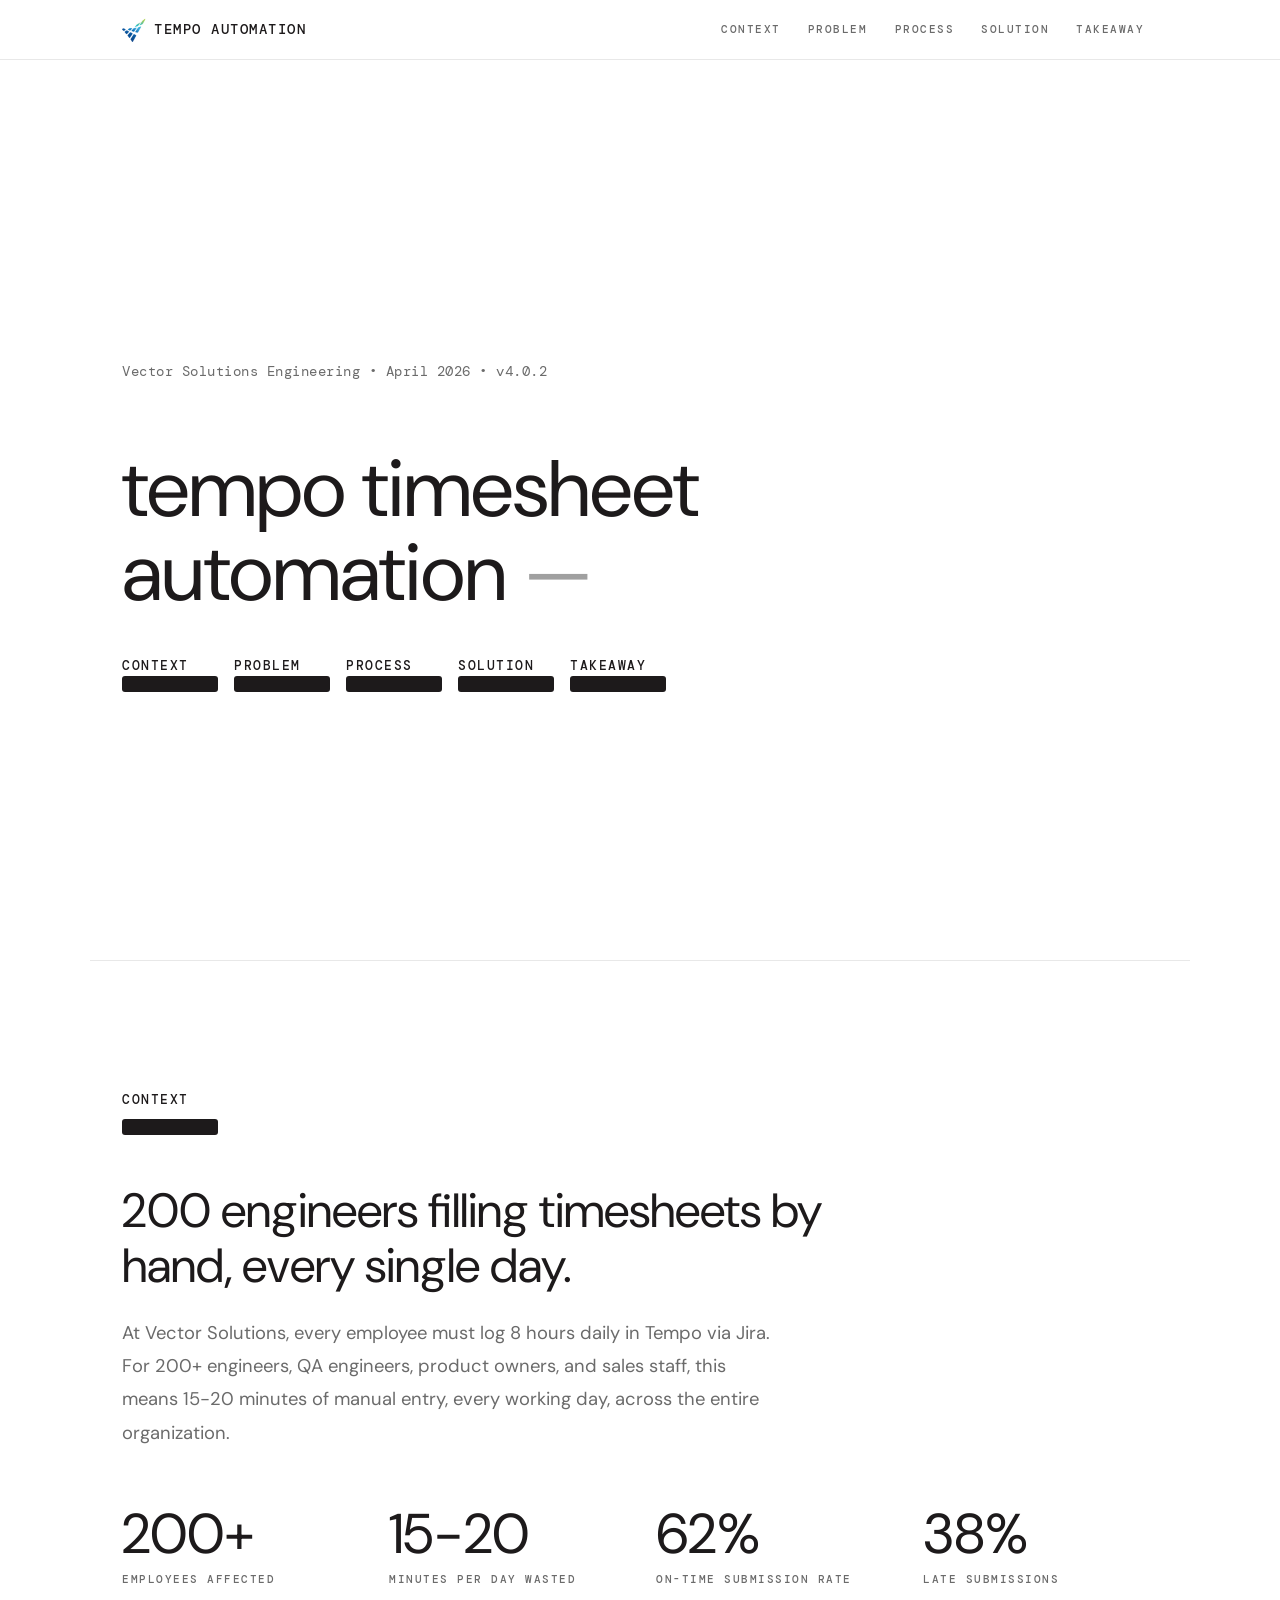
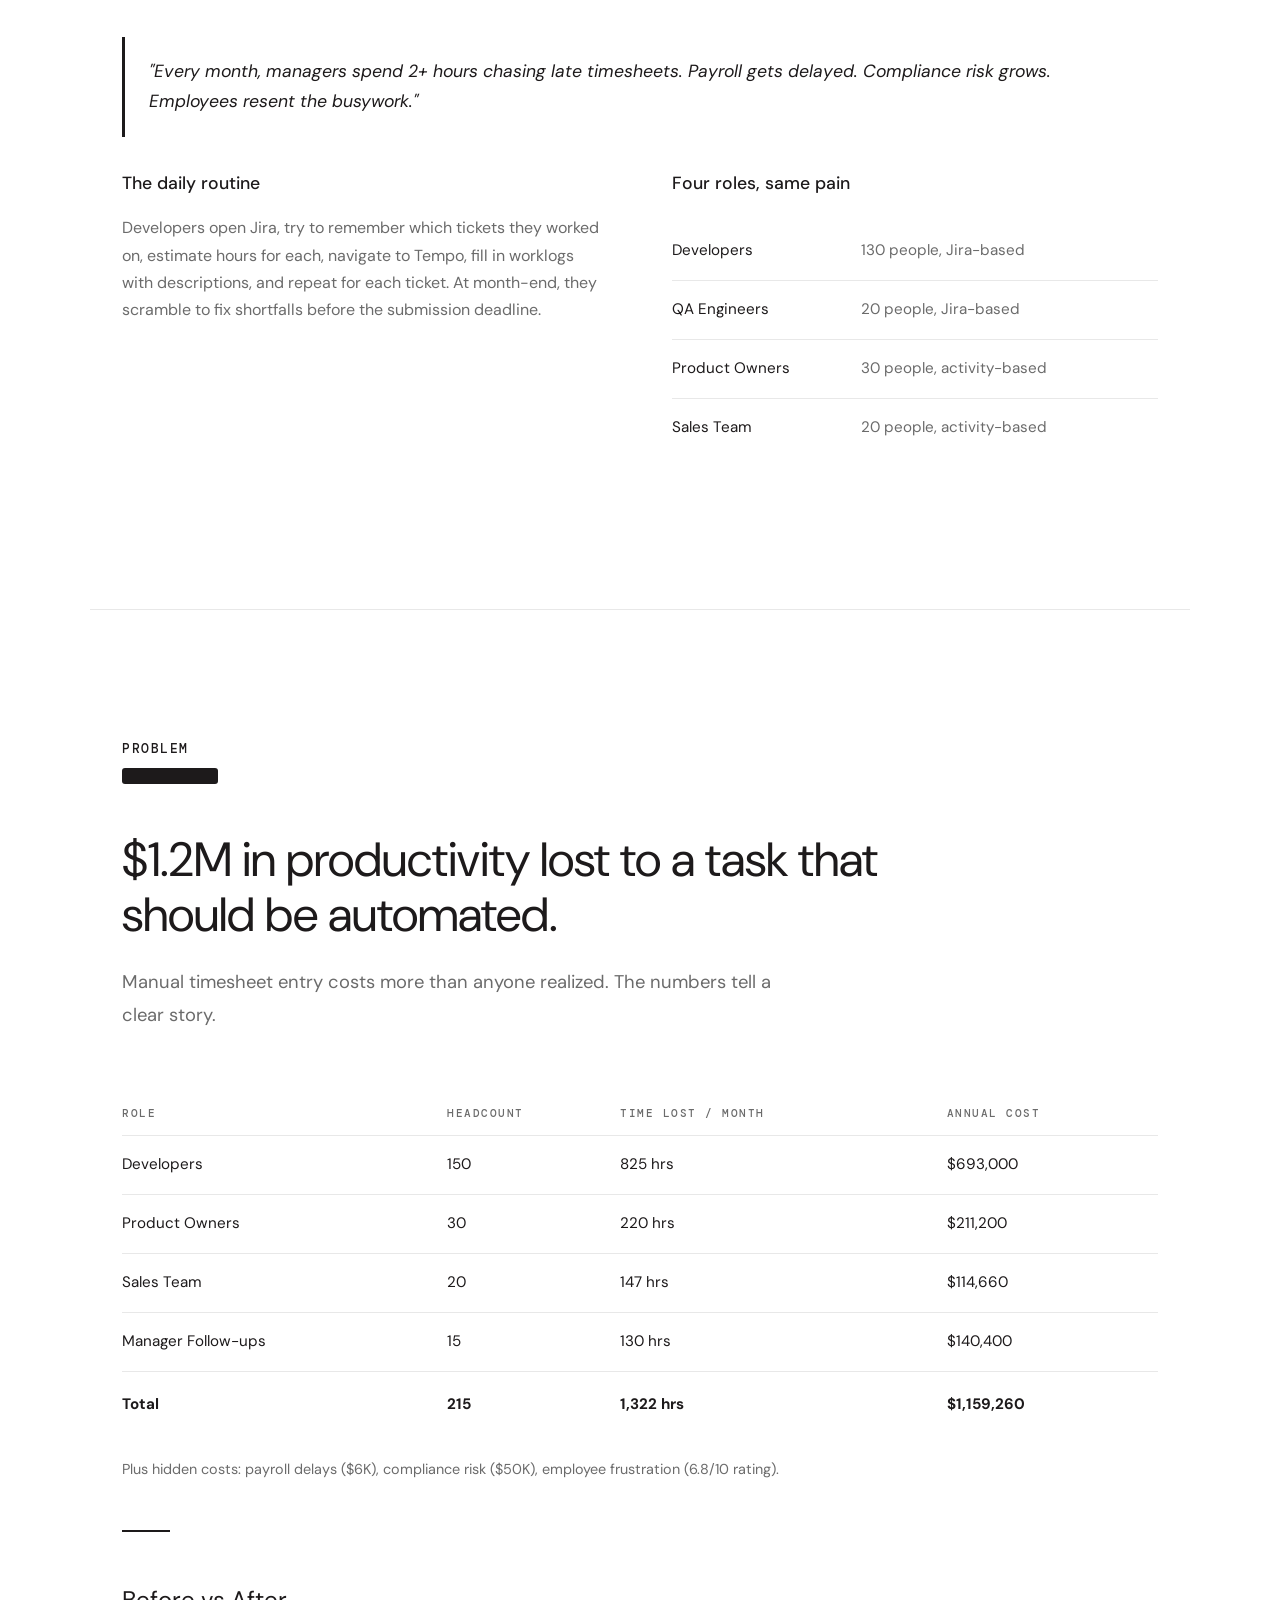
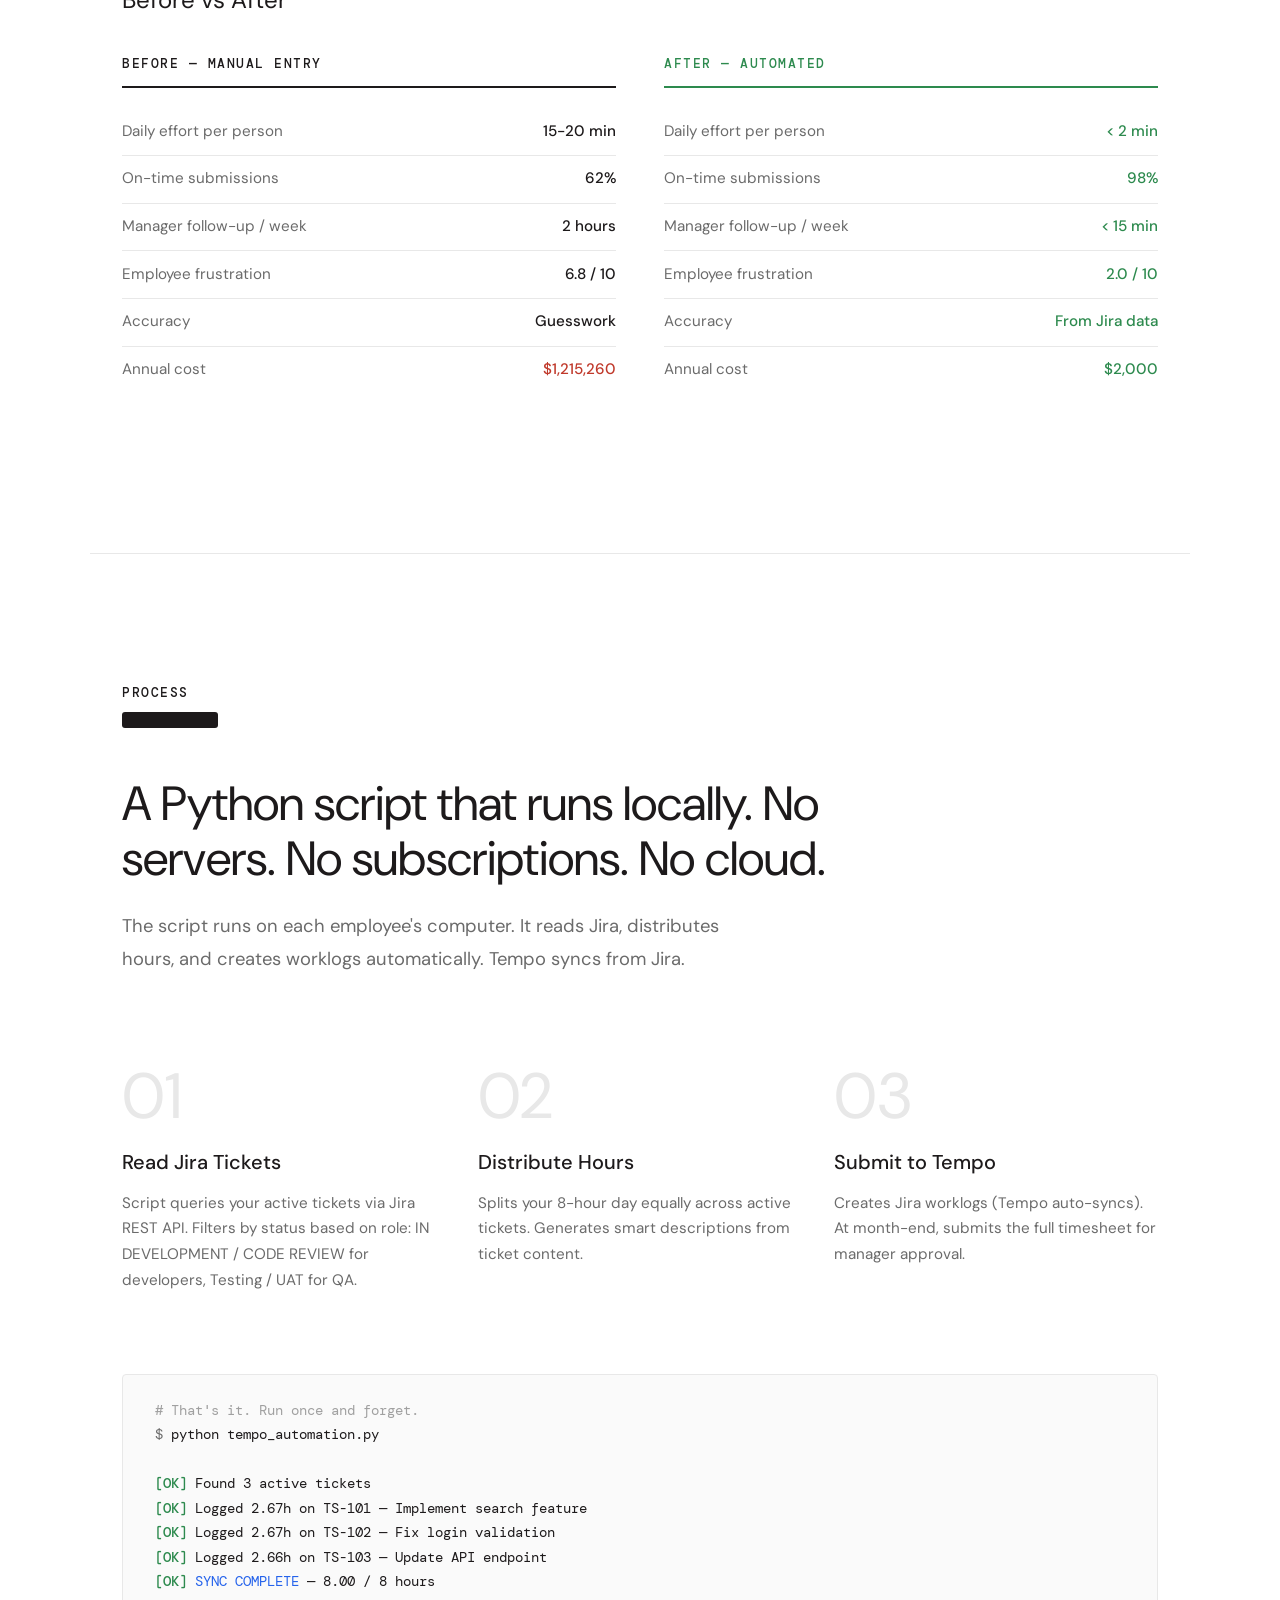
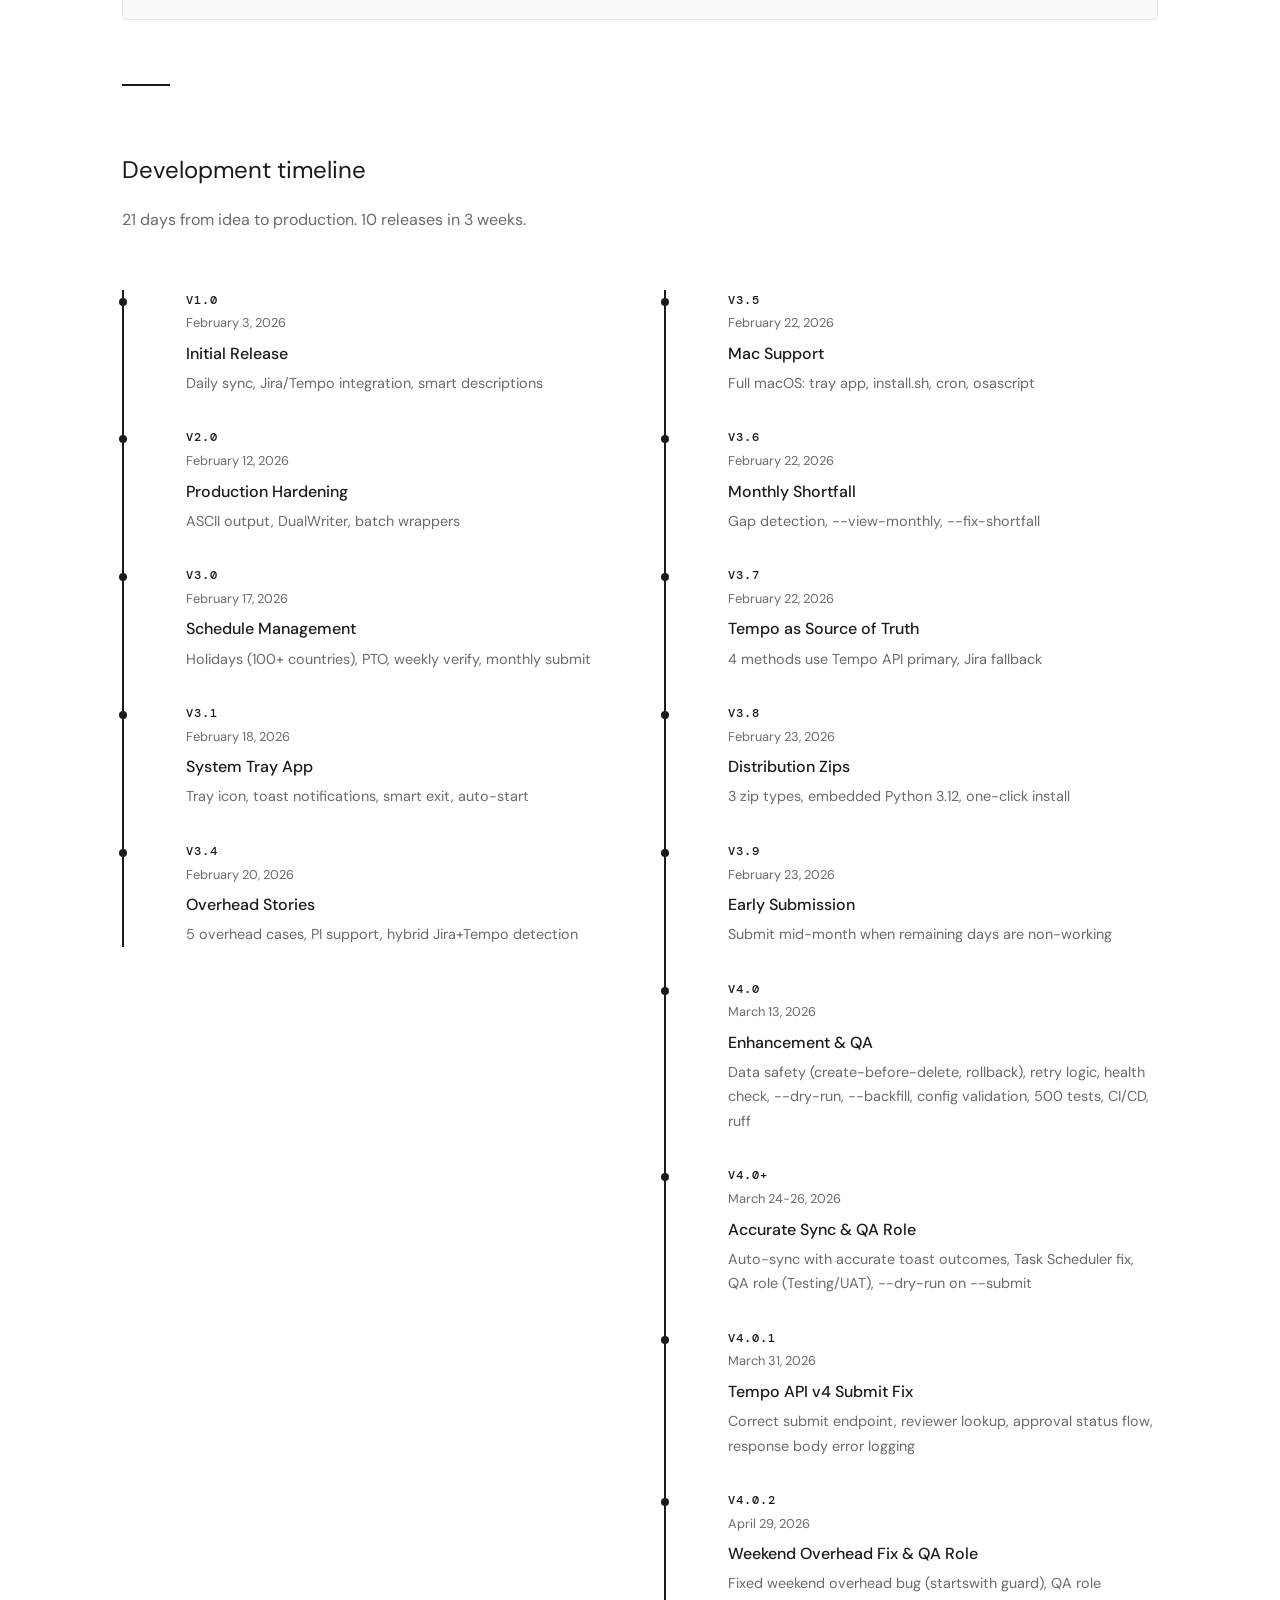
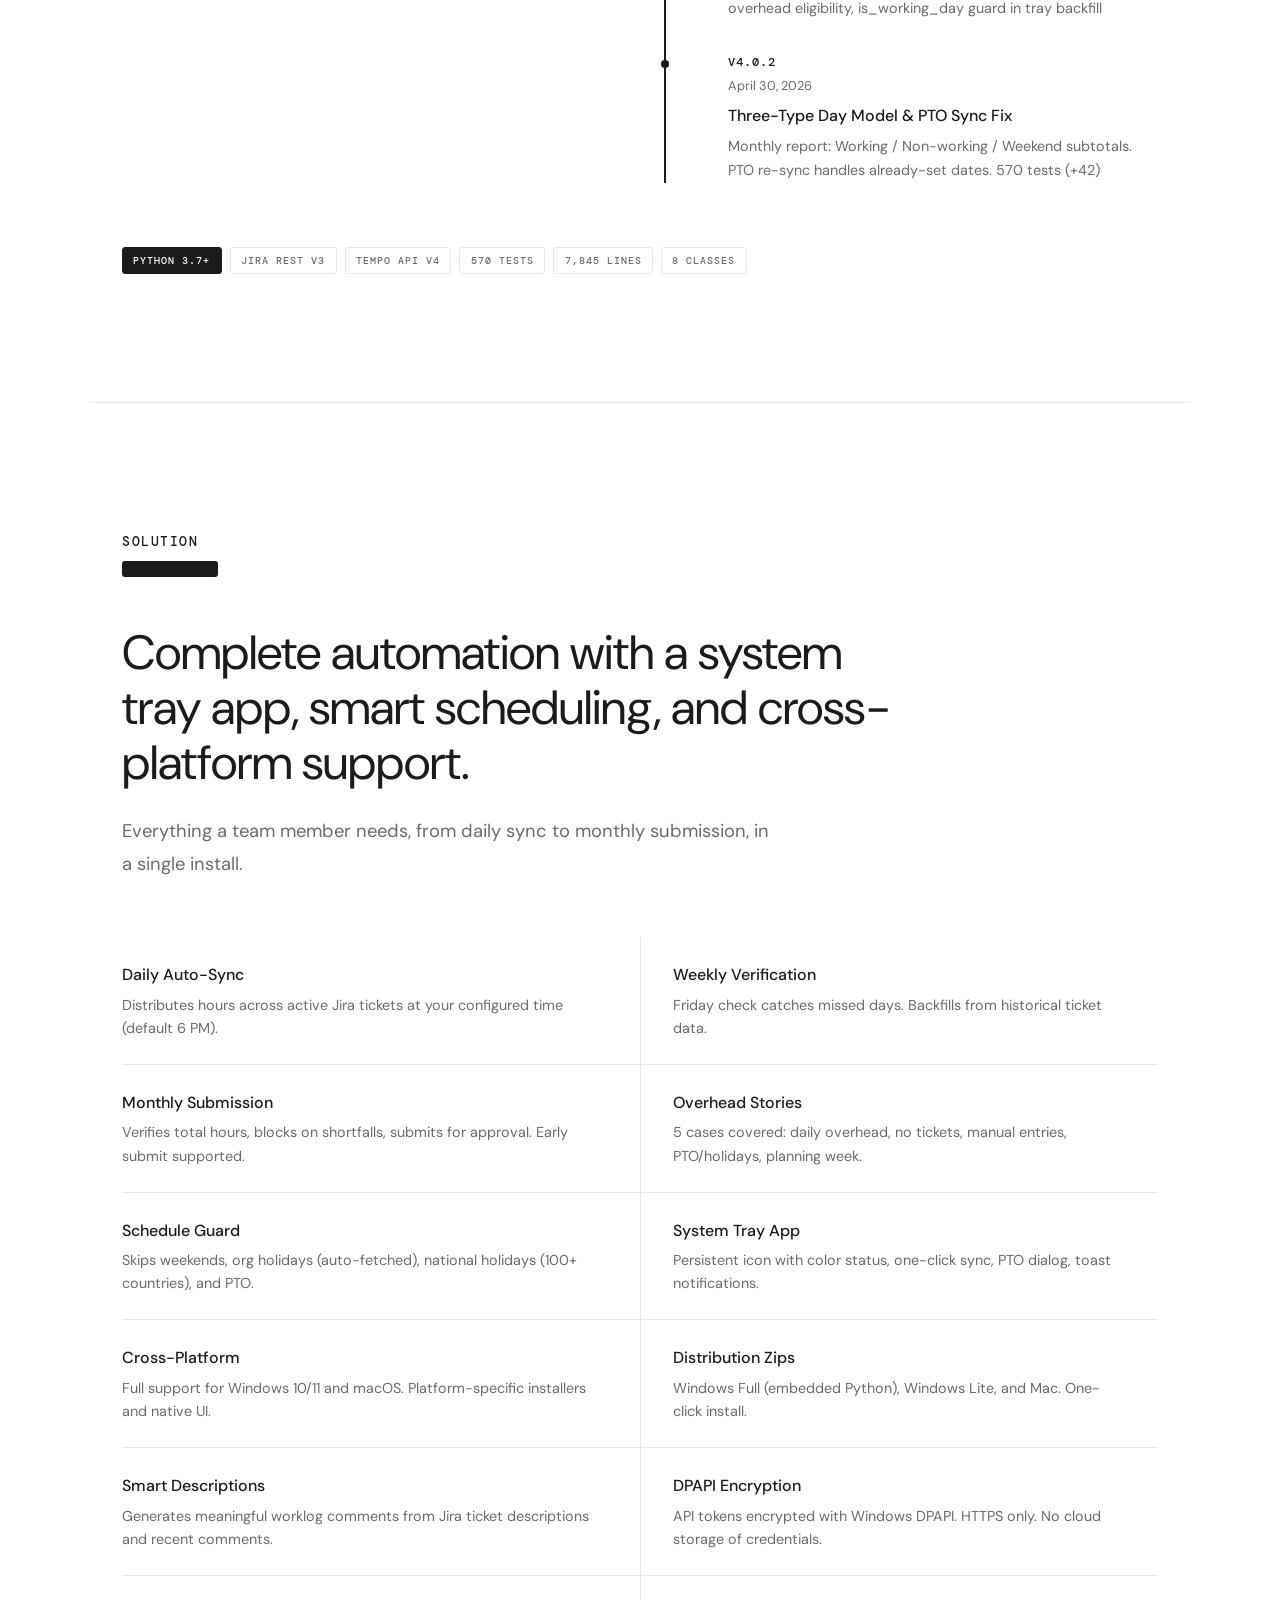
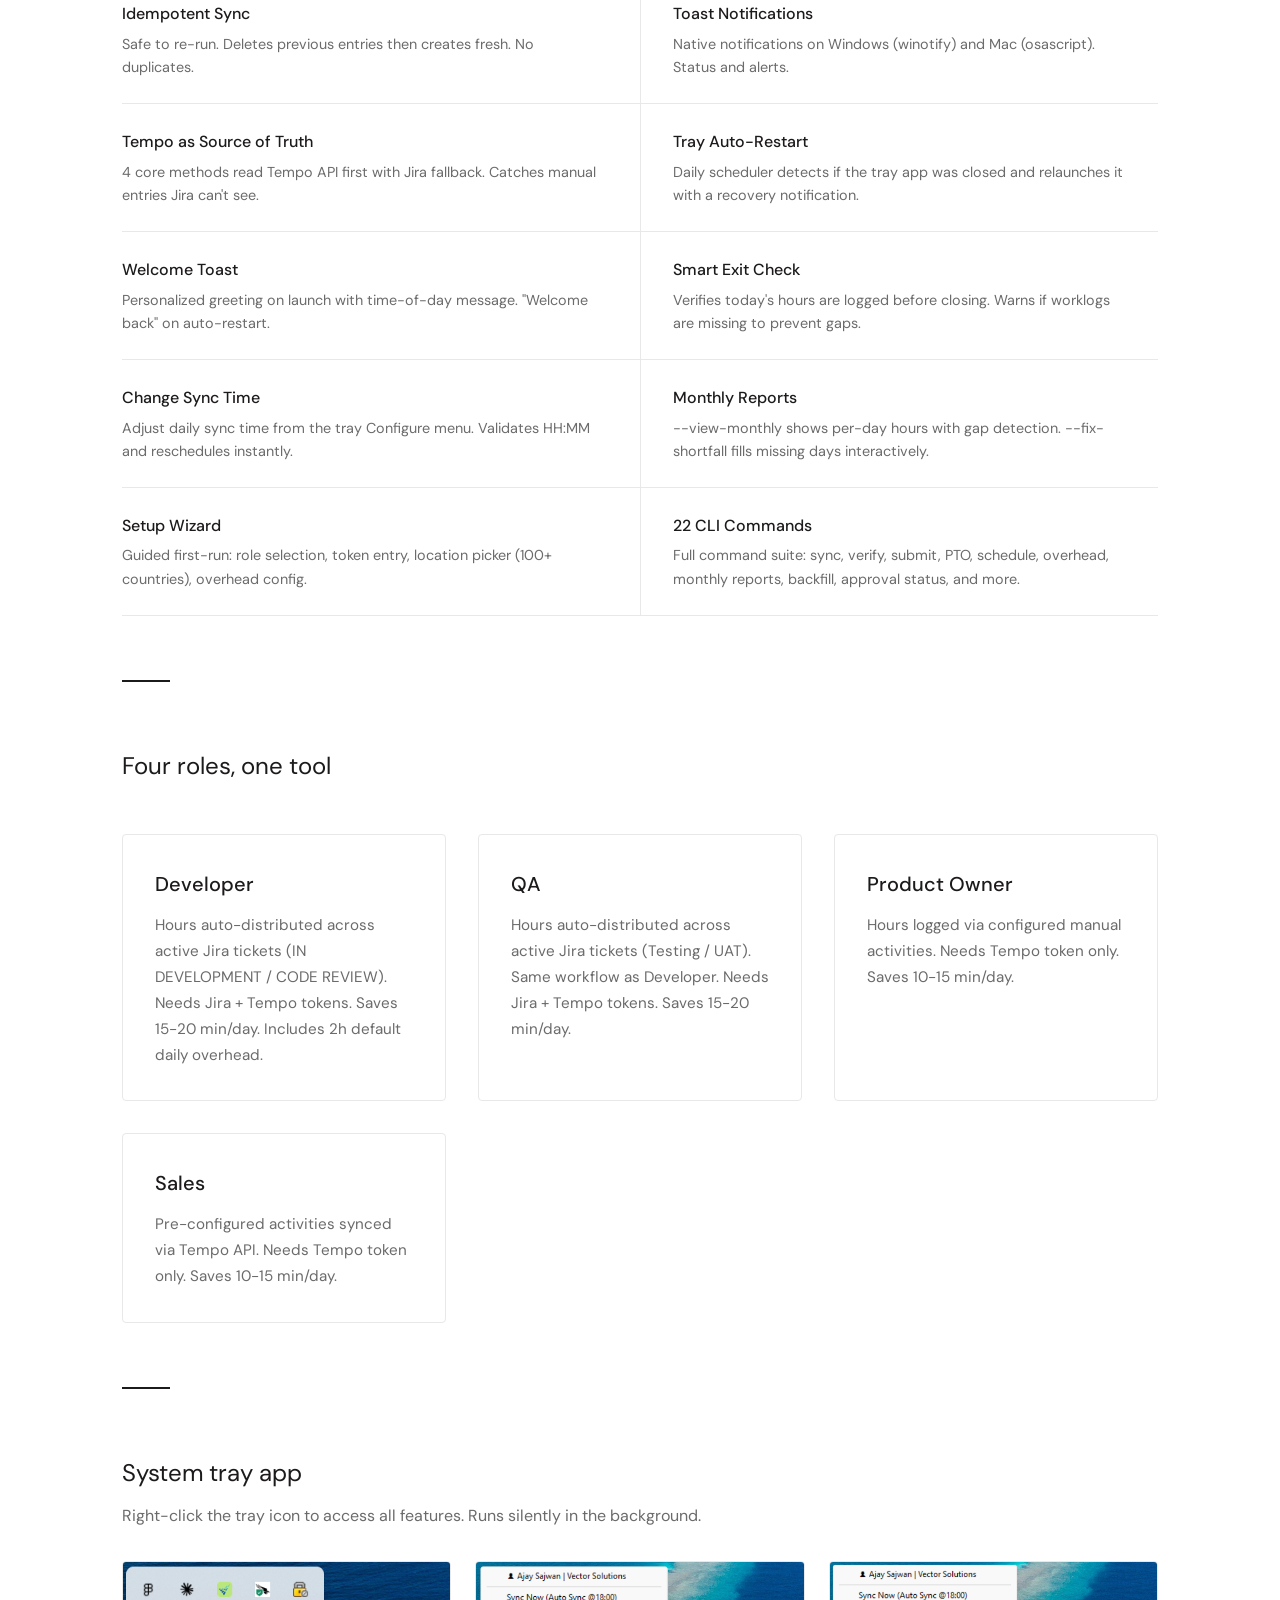
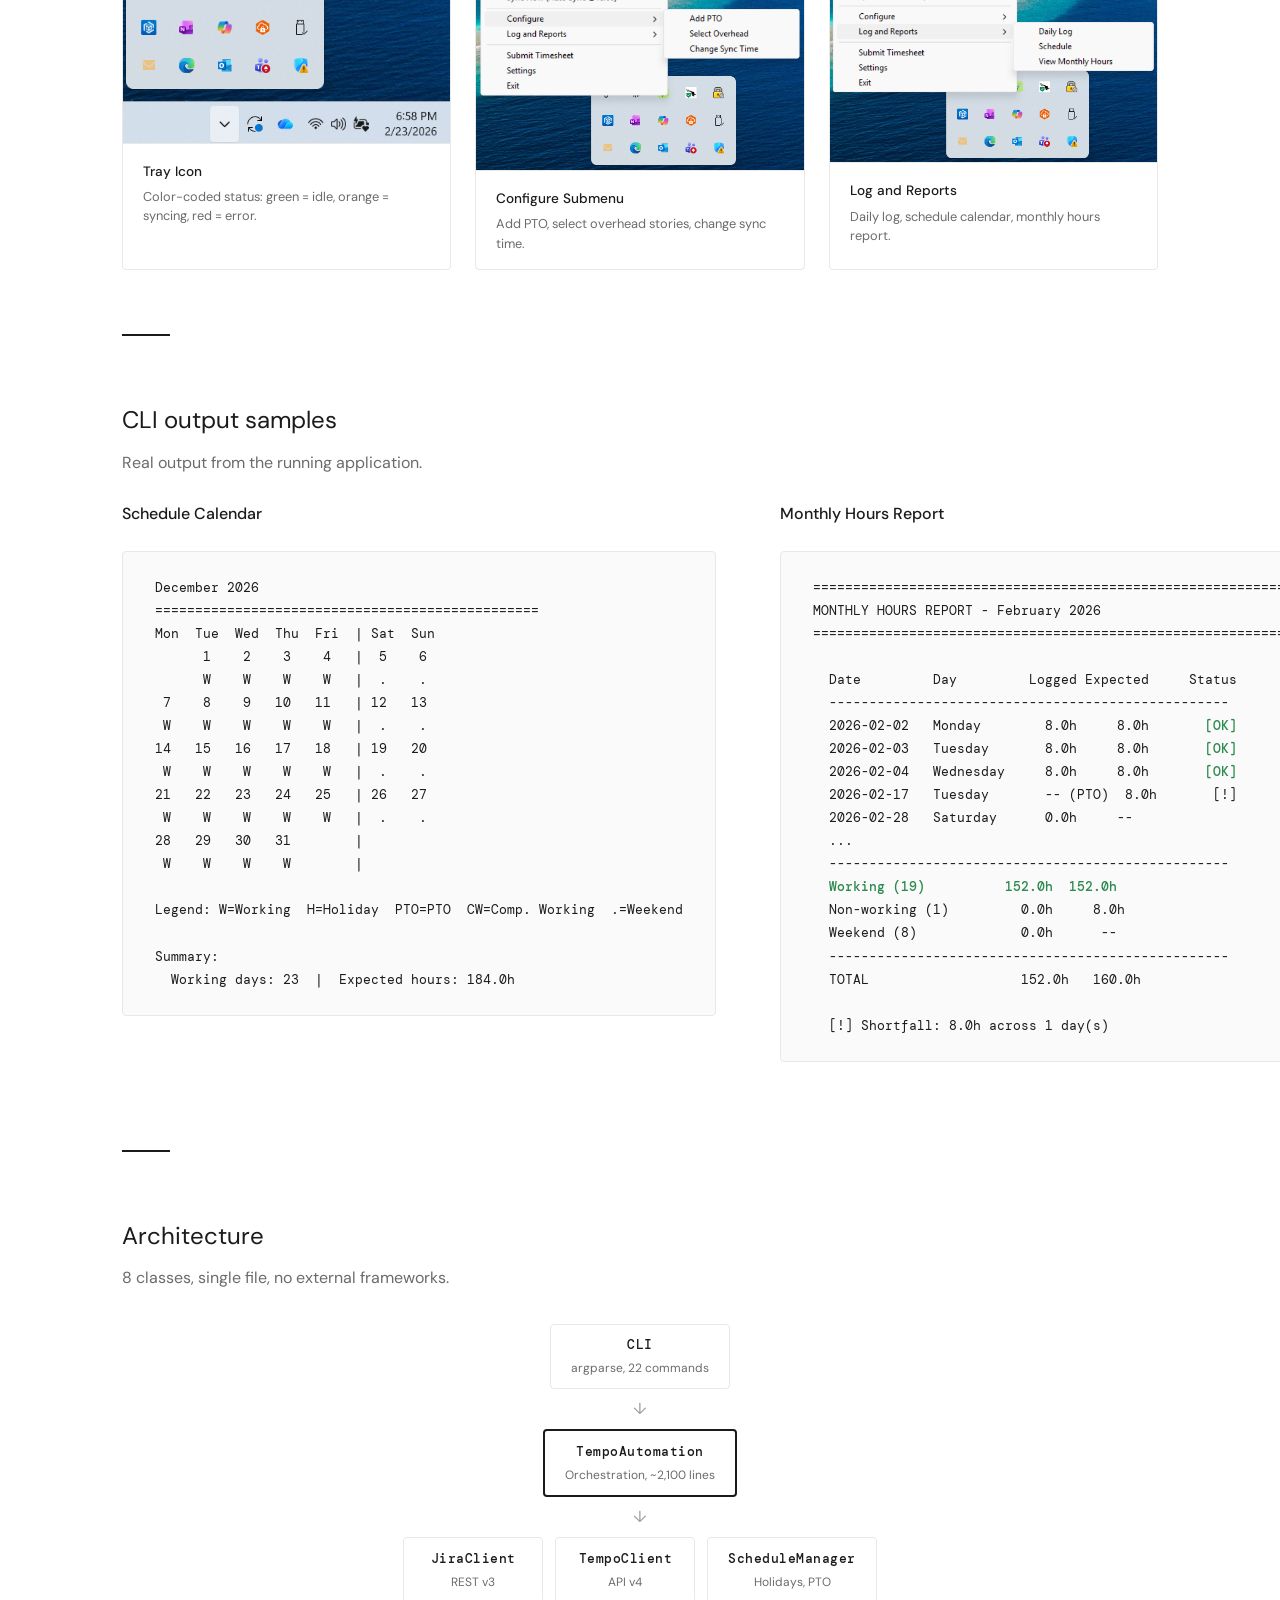
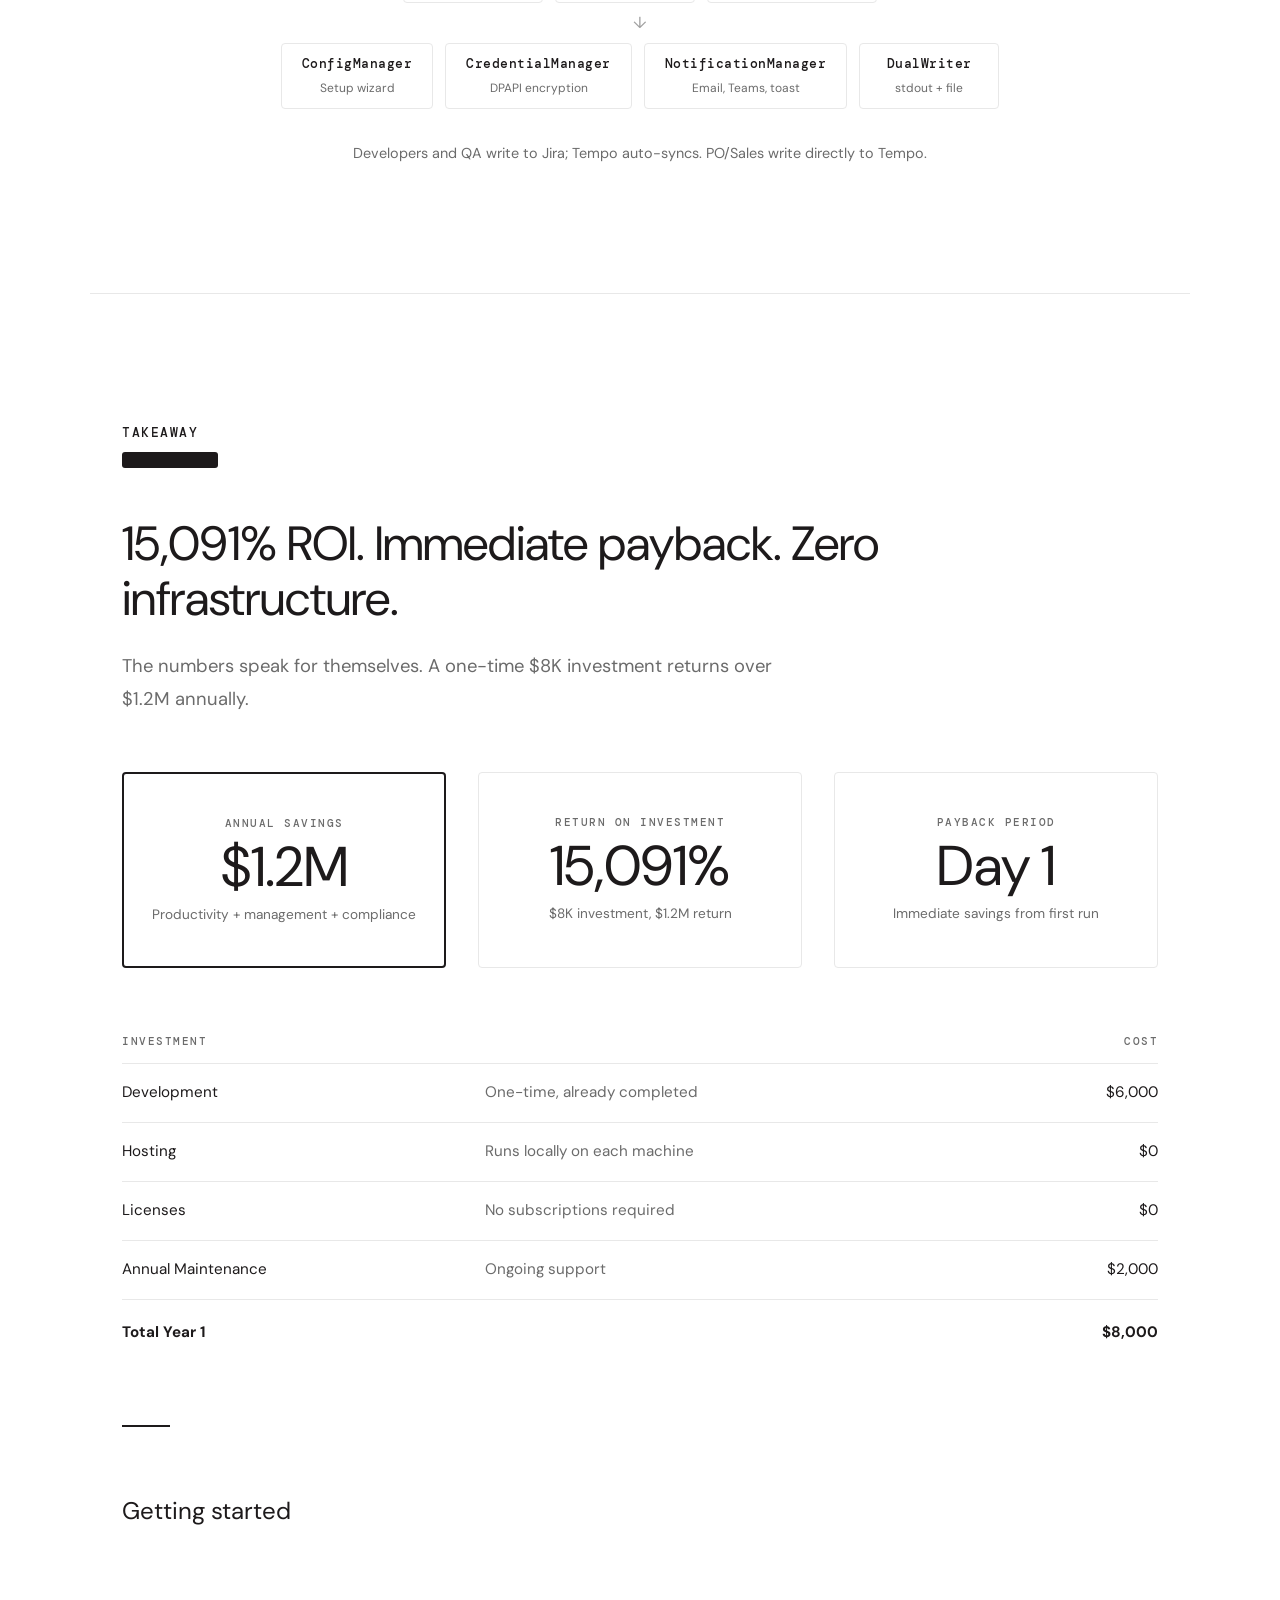
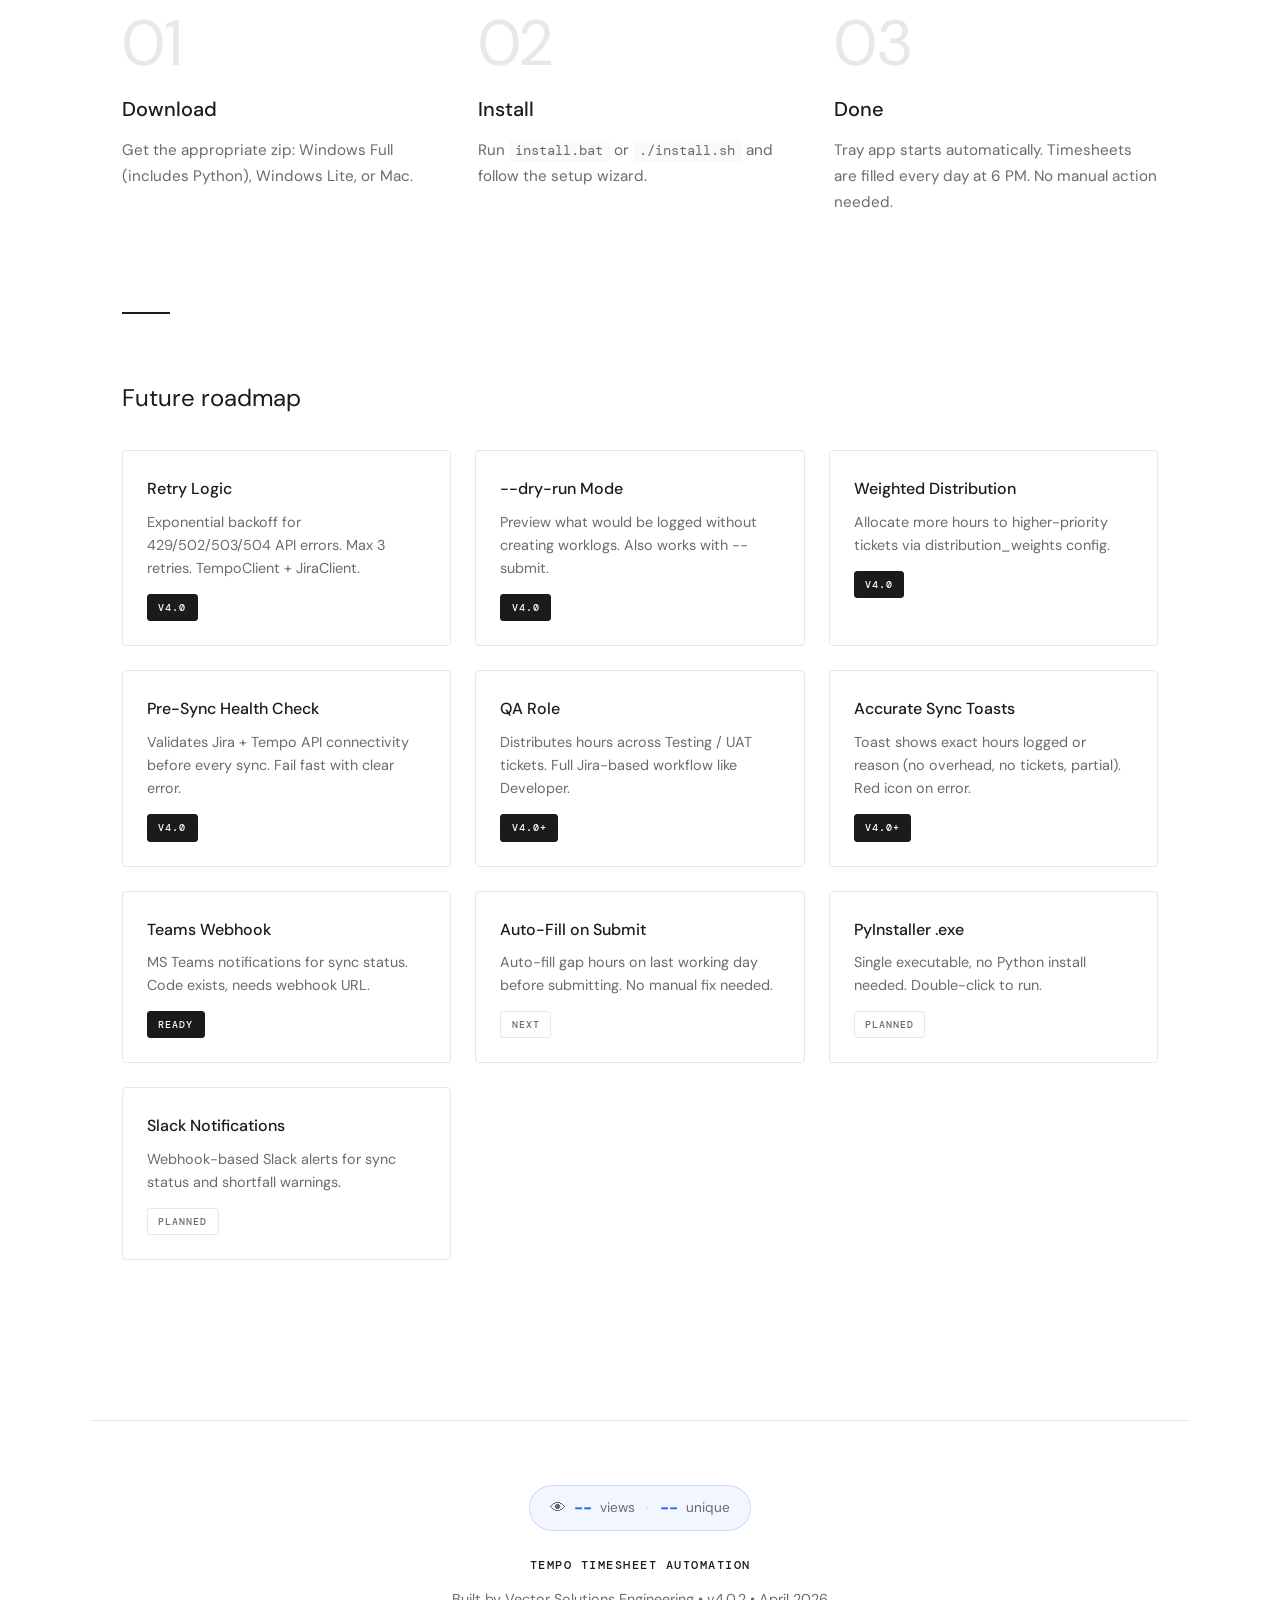
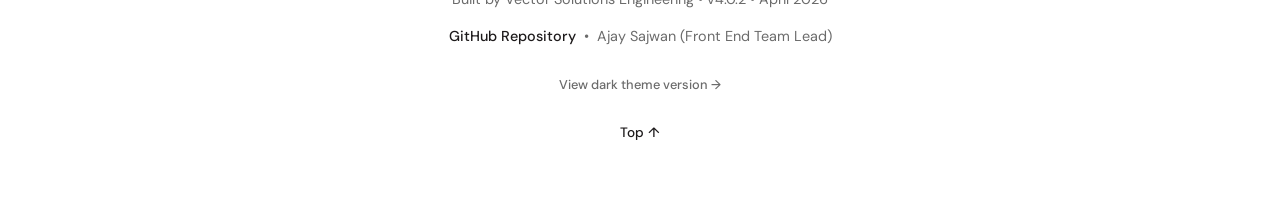
<file: docs/site/case-study.html>
<!DOCTYPE html>
<html lang="en">
<head>
  <meta charset="UTF-8">
  <meta name="viewport" content="width=device-width, initial-scale=1.0">
  <title>Tempo Timesheet Automation - Case Study</title>
  <link rel="icon" type="image/x-icon" href="favicon.ico">
  <link rel="icon" type="image/png" href="favicon.png">
  <link rel="preconnect" href="https://fonts.googleapis.com">
  <link rel="preconnect" href="https://fonts.gstatic.com" crossorigin>
  <link href="https://fonts.googleapis.com/css2?family=DM+Mono:wght@400;500&family=DM+Sans:ital,opsz,wght@0,9..40,300;0,9..40,400;0,9..40,500;0,9..40,700;1,9..40,400&display=swap" rel="stylesheet">
  <link rel="stylesheet" href="case-study.css">
</head>
<body>

<!-- ============================================================
     Navigation
     ============================================================ -->
<nav>
  <div class="nav-inner">
    <a href="#cover" class="nav-brand">
      <img src="favicon.png" alt="VS">
      Tempo Automation
    </a>
    <div class="nav-links">
      <a href="#context">Context</a>
      <a href="#problem">Problem</a>
      <a href="#process">Process</a>
      <a href="#solution">Solution</a>
      <a href="#takeaway">Takeaway</a>
    </div>
  </div>
</nav>

<!-- ============================================================
     Cover
     ============================================================ -->
<section class="cover" id="cover">
  <div class="cover-meta">Vector Solutions Engineering &bull; April 2026 &bull; v4.0.2</div>
  <h1 class="cover-title">
    tempo timesheet<br>
    automation <span>&mdash;</span>
  </h1>
  <div style="margin-top: 1rem;">
    <div class="process-timeline">
      <div class="process-step">
        <a href="#context">
          <div class="process-step-label">Context</div>
          <div class="process-step-bar"></div>
        </a>
      </div>
      <div class="process-step">
        <a href="#problem">
          <div class="process-step-label">Problem</div>
          <div class="process-step-bar"></div>
        </a>
      </div>
      <div class="process-step">
        <a href="#process">
          <div class="process-step-label">Process</div>
          <div class="process-step-bar"></div>
        </a>
      </div>
      <div class="process-step">
        <a href="#solution">
          <div class="process-step-label">Solution</div>
          <div class="process-step-bar"></div>
        </a>
      </div>
      <div class="process-step">
        <a href="#takeaway">
          <div class="process-step-label">Takeaway</div>
          <div class="process-step-bar"></div>
        </a>
      </div>
    </div>
  </div>
</section>

<!-- ============================================================
     Context
     ============================================================ -->
<section id="context">
  <div class="section-label">Context</div>
  <div class="section-bar"></div>

  <h2 class="section-title">200 engineers filling timesheets by hand, every single day.</h2>
  <p class="section-subtitle">At Vector Solutions, every employee must log 8 hours daily in Tempo via Jira. For 200+ engineers, QA engineers, product owners, and sales staff, this means 15-20 minutes of manual entry, every working day, across the entire organization.</p>

  <div class="stats-grid">
    <div class="stat-card">
      <div class="stat-number">200+</div>
      <div class="stat-label">Employees affected</div>
    </div>
    <div class="stat-card">
      <div class="stat-number">15-20</div>
      <div class="stat-label">Minutes per day wasted</div>
    </div>
    <div class="stat-card">
      <div class="stat-number">62%</div>
      <div class="stat-label">On-time submission rate</div>
    </div>
    <div class="stat-card">
      <div class="stat-number">38%</div>
      <div class="stat-label">Late submissions</div>
    </div>
  </div>

  <div class="callout">
    "Every month, managers spend 2+ hours chasing late timesheets. Payroll gets delayed. Compliance risk grows. Employees resent the busywork."
  </div>

  <div class="two-col mt-4">
    <div>
      <h3 style="font-size: 1.1rem; font-weight: 500; margin-bottom: 1rem;">The daily routine</h3>
      <p class="text-muted">Developers open Jira, try to remember which tickets they worked on, estimate hours for each, navigate to Tempo, fill in worklogs with descriptions, and repeat for each ticket. At month-end, they scramble to fix shortfalls before the submission deadline.</p>
    </div>
    <div>
      <h3 style="font-size: 1.1rem; font-weight: 500; margin-bottom: 1rem;">Four roles, same pain</h3>
      <table class="data-table">
        <tr>
          <td>Developers</td>
          <td class="text-muted">130 people, Jira-based</td>
        </tr>
        <tr>
          <td>QA Engineers</td>
          <td class="text-muted">20 people, Jira-based</td>
        </tr>
        <tr>
          <td>Product Owners</td>
          <td class="text-muted">30 people, activity-based</td>
        </tr>
        <tr>
          <td>Sales Team</td>
          <td class="text-muted">20 people, activity-based</td>
        </tr>
      </table>
    </div>
  </div>
</section>

<!-- ============================================================
     Problem
     ============================================================ -->
<section id="problem">
  <div class="section-label">Problem</div>
  <div class="section-bar"></div>

  <h2 class="section-title">$1.2M in productivity lost to a task that should be automated.</h2>
  <p class="section-subtitle">Manual timesheet entry costs more than anyone realized. The numbers tell a clear story.</p>

  <table class="data-table">
    <thead>
      <tr>
        <th>Role</th>
        <th>Headcount</th>
        <th>Time lost / month</th>
        <th>Annual cost</th>
      </tr>
    </thead>
    <tbody>
      <tr>
        <td>Developers</td>
        <td>150</td>
        <td>825 hrs</td>
        <td>$693,000</td>
      </tr>
      <tr>
        <td>Product Owners</td>
        <td>30</td>
        <td>220 hrs</td>
        <td>$211,200</td>
      </tr>
      <tr>
        <td>Sales Team</td>
        <td>20</td>
        <td>147 hrs</td>
        <td>$114,660</td>
      </tr>
      <tr>
        <td>Manager Follow-ups</td>
        <td>15</td>
        <td>130 hrs</td>
        <td>$140,400</td>
      </tr>
      <tr class="highlight">
        <td><strong>Total</strong></td>
        <td><strong>215</strong></td>
        <td><strong>1,322 hrs</strong></td>
        <td><strong>$1,159,260</strong></td>
      </tr>
    </tbody>
  </table>

  <p class="text-muted mt-3" style="font-size: 0.9rem;">Plus hidden costs: payroll delays ($6K), compliance risk ($50K), employee frustration (6.8/10 rating).</p>

  <div class="divider" style="margin: 3rem 0;"></div>

  <h3 style="font-size: 1.5rem; font-weight: 400; margin-bottom: 2rem;">Before vs After</h3>

  <div class="comparison-grid">
    <div class="comparison-col">
      <h3>Before &mdash; Manual entry</h3>
      <div class="comparison-row">
        <span class="label">Daily effort per person</span>
        <span class="value">15-20 min</span>
      </div>
      <div class="comparison-row">
        <span class="label">On-time submissions</span>
        <span class="value">62%</span>
      </div>
      <div class="comparison-row">
        <span class="label">Manager follow-up / week</span>
        <span class="value">2 hours</span>
      </div>
      <div class="comparison-row">
        <span class="label">Employee frustration</span>
        <span class="value">6.8 / 10</span>
      </div>
      <div class="comparison-row">
        <span class="label">Accuracy</span>
        <span class="value">Guesswork</span>
      </div>
      <div class="comparison-row">
        <span class="label">Annual cost</span>
        <span class="value red">$1,215,260</span>
      </div>
    </div>
    <div class="comparison-col after">
      <h3>After &mdash; Automated</h3>
      <div class="comparison-row">
        <span class="label">Daily effort per person</span>
        <span class="value green">&lt; 2 min</span>
      </div>
      <div class="comparison-row">
        <span class="label">On-time submissions</span>
        <span class="value green">98%</span>
      </div>
      <div class="comparison-row">
        <span class="label">Manager follow-up / week</span>
        <span class="value green">&lt; 15 min</span>
      </div>
      <div class="comparison-row">
        <span class="label">Employee frustration</span>
        <span class="value green">2.0 / 10</span>
      </div>
      <div class="comparison-row">
        <span class="label">Accuracy</span>
        <span class="value green">From Jira data</span>
      </div>
      <div class="comparison-row">
        <span class="label">Annual cost</span>
        <span class="value green">$2,000</span>
      </div>
    </div>
  </div>
</section>

<!-- ============================================================
     Process
     ============================================================ -->
<section id="process">
  <div class="section-label">Process</div>
  <div class="section-bar"></div>

  <h2 class="section-title">A Python script that runs locally. No servers. No subscriptions. No cloud.</h2>
  <p class="section-subtitle">The script runs on each employee's computer. It reads Jira, distributes hours, and creates worklogs automatically. Tempo syncs from Jira.</p>

  <div class="flow-steps">
    <div class="flow-step">
      <div class="flow-step-number">01</div>
      <h3>Read Jira Tickets</h3>
      <p>Script queries your active tickets via Jira REST API. Filters by status based on role: IN DEVELOPMENT / CODE REVIEW for developers, Testing / UAT for QA.</p>
    </div>
    <div class="flow-step">
      <div class="flow-step-number">02</div>
      <h3>Distribute Hours</h3>
      <p>Splits your 8-hour day equally across active tickets. Generates smart descriptions from ticket content.</p>
    </div>
    <div class="flow-step">
      <div class="flow-step-number">03</div>
      <h3>Submit to Tempo</h3>
      <p>Creates Jira worklogs (Tempo auto-syncs). At month-end, submits the full timesheet for manager approval.</p>
    </div>
  </div>

  <div class="code-block">
    <span class="comment"># That's it. Run once and forget.</span><br>
    <span class="keyword">$</span> python tempo_automation.py<br>
    <br>
    <span class="success">[OK]</span> Found 3 active tickets<br>
    <span class="success">[OK]</span> Logged 2.67h on TS-101 &mdash; Implement search feature<br>
    <span class="success">[OK]</span> Logged 2.67h on TS-102 &mdash; Fix login validation<br>
    <span class="success">[OK]</span> Logged 2.66h on TS-103 &mdash; Update API endpoint<br>
    <span class="success">[OK]</span> <span class="info">SYNC COMPLETE</span> &mdash; 8.00 / 8 hours
  </div>

  <div class="divider" style="margin: 4rem 0;"></div>

  <h3 style="font-size: 1.5rem; font-weight: 400; margin-bottom: 1rem;">Development timeline</h3>
  <p class="text-muted mb-3">21 days from idea to production. 10 releases in 3 weeks.</p>

  <div class="timeline-col-layout">
    <div>
      <div class="timeline">
        <div class="timeline-item">
          <div class="version-tag">v1.0</div>
          <div class="date">February 3, 2026</div>
          <h3>Initial Release</h3>
          <p>Daily sync, Jira/Tempo integration, smart descriptions</p>
        </div>
        <div class="timeline-item">
          <div class="version-tag">v2.0</div>
          <div class="date">February 12, 2026</div>
          <h3>Production Hardening</h3>
          <p>ASCII output, DualWriter, batch wrappers</p>
        </div>
        <div class="timeline-item">
          <div class="version-tag">v3.0</div>
          <div class="date">February 17, 2026</div>
          <h3>Schedule Management</h3>
          <p>Holidays (100+ countries), PTO, weekly verify, monthly submit</p>
        </div>
        <div class="timeline-item">
          <div class="version-tag">v3.1</div>
          <div class="date">February 18, 2026</div>
          <h3>System Tray App</h3>
          <p>Tray icon, toast notifications, smart exit, auto-start</p>
        </div>
        <div class="timeline-item">
          <div class="version-tag">v3.4</div>
          <div class="date">February 20, 2026</div>
          <h3>Overhead Stories</h3>
          <p>5 overhead cases, PI support, hybrid Jira+Tempo detection</p>
        </div>
      </div>
    </div>
    <div>
      <div class="timeline">
        <div class="timeline-item">
          <div class="version-tag">v3.5</div>
          <div class="date">February 22, 2026</div>
          <h3>Mac Support</h3>
          <p>Full macOS: tray app, install.sh, cron, osascript</p>
        </div>
        <div class="timeline-item">
          <div class="version-tag">v3.6</div>
          <div class="date">February 22, 2026</div>
          <h3>Monthly Shortfall</h3>
          <p>Gap detection, --view-monthly, --fix-shortfall</p>
        </div>
        <div class="timeline-item">
          <div class="version-tag">v3.7</div>
          <div class="date">February 22, 2026</div>
          <h3>Tempo as Source of Truth</h3>
          <p>4 methods use Tempo API primary, Jira fallback</p>
        </div>
        <div class="timeline-item">
          <div class="version-tag">v3.8</div>
          <div class="date">February 23, 2026</div>
          <h3>Distribution Zips</h3>
          <p>3 zip types, embedded Python 3.12, one-click install</p>
        </div>
        <div class="timeline-item">
          <div class="version-tag">v3.9</div>
          <div class="date">February 23, 2026</div>
          <h3>Early Submission</h3>
          <p>Submit mid-month when remaining days are non-working</p>
        </div>
        <div class="timeline-item">
          <div class="version-tag">v4.0</div>
          <div class="date">March 13, 2026</div>
          <h3>Enhancement &amp; QA</h3>
          <p>Data safety (create-before-delete, rollback), retry logic, health check, --dry-run, --backfill, config validation, 500 tests, CI/CD, ruff</p>
        </div>
        <div class="timeline-item">
          <div class="version-tag">v4.0+</div>
          <div class="date">March 24-26, 2026</div>
          <h3>Accurate Sync &amp; QA Role</h3>
          <p>Auto-sync with accurate toast outcomes, Task Scheduler fix, QA role (Testing/UAT), --dry-run on --submit</p>
        </div>
        <div class="timeline-item">
          <div class="version-tag">v4.0.1</div>
          <div class="date">March 31, 2026</div>
          <h3>Tempo API v4 Submit Fix</h3>
          <p>Correct submit endpoint, reviewer lookup, approval status flow, response body error logging</p>
        </div>
        <div class="timeline-item">
          <div class="version-tag">v4.0.2</div>
          <div class="date">April 29, 2026</div>
          <h3>Weekend Overhead Fix &amp; QA Role</h3>
          <p>Fixed weekend overhead bug (startswith guard), QA role overhead eligibility, is_working_day guard in tray backfill</p>
        </div>
        <div class="timeline-item">
          <div class="version-tag">v4.0.2</div>
          <div class="date">April 30, 2026</div>
          <h3>Three-Type Day Model &amp; PTO Sync Fix</h3>
          <p>Monthly report: Working / Non-working / Weekend subtotals. PTO re-sync handles already-set dates. 570 tests (+42)</p>
        </div>
      </div>
    </div>
  </div>

  <div style="display: flex; gap: 0.5rem; flex-wrap: wrap; margin-top: 2rem;">
    <span class="tag dark">Python 3.7+</span>
    <span class="tag">Jira REST v3</span>
    <span class="tag">Tempo API v4</span>
    <span class="tag">570 Tests</span>
    <span class="tag">7,845 Lines</span>
    <span class="tag">8 Classes</span>
  </div>
</section>

<!-- ============================================================
     Solution
     ============================================================ -->
<section id="solution">
  <div class="section-label">Solution</div>
  <div class="section-bar"></div>

  <h2 class="section-title">Complete automation with a system tray app, smart scheduling, and cross-platform support.</h2>
  <p class="section-subtitle">Everything a team member needs, from daily sync to monthly submission, in a single install.</p>

  <!-- Features -->
  <div class="feature-grid">
    <div class="feature-item">
      <h4>Daily Auto-Sync</h4>
      <p>Distributes hours across active Jira tickets at your configured time (default 6 PM).</p>
    </div>
    <div class="feature-item">
      <h4>Weekly Verification</h4>
      <p>Friday check catches missed days. Backfills from historical ticket data.</p>
    </div>
    <div class="feature-item">
      <h4>Monthly Submission</h4>
      <p>Verifies total hours, blocks on shortfalls, submits for approval. Early submit supported.</p>
    </div>
    <div class="feature-item">
      <h4>Overhead Stories</h4>
      <p>5 cases covered: daily overhead, no tickets, manual entries, PTO/holidays, planning week.</p>
    </div>
    <div class="feature-item">
      <h4>Schedule Guard</h4>
      <p>Skips weekends, org holidays (auto-fetched), national holidays (100+ countries), and PTO.</p>
    </div>
    <div class="feature-item">
      <h4>System Tray App</h4>
      <p>Persistent icon with color status, one-click sync, PTO dialog, toast notifications.</p>
    </div>
    <div class="feature-item">
      <h4>Cross-Platform</h4>
      <p>Full support for Windows 10/11 and macOS. Platform-specific installers and native UI.</p>
    </div>
    <div class="feature-item">
      <h4>Distribution Zips</h4>
      <p>Windows Full (embedded Python), Windows Lite, and Mac. One-click install.</p>
    </div>
    <div class="feature-item">
      <h4>Smart Descriptions</h4>
      <p>Generates meaningful worklog comments from Jira ticket descriptions and recent comments.</p>
    </div>
    <div class="feature-item">
      <h4>DPAPI Encryption</h4>
      <p>API tokens encrypted with Windows DPAPI. HTTPS only. No cloud storage of credentials.</p>
    </div>
    <div class="feature-item">
      <h4>Idempotent Sync</h4>
      <p>Safe to re-run. Deletes previous entries then creates fresh. No duplicates.</p>
    </div>
    <div class="feature-item">
      <h4>Toast Notifications</h4>
      <p>Native notifications on Windows (winotify) and Mac (osascript). Status and alerts.</p>
    </div>
    <div class="feature-item">
      <h4>Tempo as Source of Truth</h4>
      <p>4 core methods read Tempo API first with Jira fallback. Catches manual entries Jira can't see.</p>
    </div>
    <div class="feature-item">
      <h4>Tray Auto-Restart</h4>
      <p>Daily scheduler detects if the tray app was closed and relaunches it with a recovery notification.</p>
    </div>
    <div class="feature-item">
      <h4>Welcome Toast</h4>
      <p>Personalized greeting on launch with time-of-day message. "Welcome back" on auto-restart.</p>
    </div>
    <div class="feature-item">
      <h4>Smart Exit Check</h4>
      <p>Verifies today's hours are logged before closing. Warns if worklogs are missing to prevent gaps.</p>
    </div>
    <div class="feature-item">
      <h4>Change Sync Time</h4>
      <p>Adjust daily sync time from the tray Configure menu. Validates HH:MM and reschedules instantly.</p>
    </div>
    <div class="feature-item">
      <h4>Monthly Reports</h4>
      <p>--view-monthly shows per-day hours with gap detection. --fix-shortfall fills missing days interactively.</p>
    </div>
    <div class="feature-item">
      <h4>Setup Wizard</h4>
      <p>Guided first-run: role selection, token entry, location picker (100+ countries), overhead config.</p>
    </div>
    <div class="feature-item">
      <h4>22 CLI Commands</h4>
      <p>Full command suite: sync, verify, submit, PTO, schedule, overhead, monthly reports, backfill, approval status, and more.</p>
    </div>
  </div>

  <!-- Who Benefits -->
  <div class="divider" style="margin: 4rem 0;"></div>

  <h3 style="font-size: 1.5rem; font-weight: 400; margin-bottom: 2rem;">Four roles, one tool</h3>

  <div class="flow-steps">
    <div class="flow-step" style="padding: 2rem; border: 1px solid var(--color-light-gray); border-radius: 4px;">
      <h3 style="margin-bottom: 0.75rem;">Developer</h3>
      <p>Hours auto-distributed across active Jira tickets (IN DEVELOPMENT / CODE REVIEW). Needs Jira + Tempo tokens. Saves 15-20 min/day. Includes 2h default daily overhead.</p>
    </div>
    <div class="flow-step" style="padding: 2rem; border: 1px solid var(--color-light-gray); border-radius: 4px;">
      <h3 style="margin-bottom: 0.75rem;">QA</h3>
      <p>Hours auto-distributed across active Jira tickets (Testing / UAT). Same workflow as Developer. Needs Jira + Tempo tokens. Saves 15-20 min/day.</p>
    </div>
    <div class="flow-step" style="padding: 2rem; border: 1px solid var(--color-light-gray); border-radius: 4px;">
      <h3 style="margin-bottom: 0.75rem;">Product Owner</h3>
      <p>Hours logged via configured manual activities. Needs Tempo token only. Saves 10-15 min/day.</p>
    </div>
    <div class="flow-step" style="padding: 2rem; border: 1px solid var(--color-light-gray); border-radius: 4px;">
      <h3 style="margin-bottom: 0.75rem;">Sales</h3>
      <p>Pre-configured activities synced via Tempo API. Needs Tempo token only. Saves 10-15 min/day.</p>
    </div>
  </div>

  <!-- Screenshots -->
  <div class="divider" style="margin: 4rem 0;"></div>

  <h3 style="font-size: 1.5rem; font-weight: 400; margin-bottom: 0.5rem;">System tray app</h3>
  <p class="text-muted mb-3">Right-click the tray icon to access all features. Runs silently in the background.</p>

  <div class="screenshot-gallery">
    <div class="screenshot-card">
      <img src="images/tray-app/1.png" alt="System tray area showing the Tempo Automation icon">
      <div class="screenshot-caption">
        <strong>Tray Icon</strong>
        <p>Color-coded status: green = idle, orange = syncing, red = error.</p>
      </div>
    </div>
    <div class="screenshot-card">
      <img src="images/tray-app/2.png" alt="Tray menu with Configure submenu expanded">
      <div class="screenshot-caption">
        <strong>Configure Submenu</strong>
        <p>Add PTO, select overhead stories, change sync time.</p>
      </div>
    </div>
    <div class="screenshot-card">
      <img src="images/tray-app/3.png" alt="Tray menu with Log and Reports submenu expanded">
      <div class="screenshot-caption">
        <strong>Log and Reports</strong>
        <p>Daily log, schedule calendar, monthly hours report.</p>
      </div>
    </div>
  </div>

  <!-- CLI Output -->
  <div class="divider" style="margin: 4rem 0;"></div>

  <h3 style="font-size: 1.5rem; font-weight: 400; margin-bottom: 0.5rem;">CLI output samples</h3>
  <p class="text-muted mb-3">Real output from the running application.</p>

  <div class="two-col">
    <div>
      <h4 style="font-weight: 500; margin-bottom: 0.5rem;">Schedule Calendar</h4>
      <div class="code-block" style="font-size: 0.8rem;" id="schedule-cal-cs">
      </div>
    </div>
    <div>
      <h4 style="font-weight: 500; margin-bottom: 0.5rem;">Monthly Hours Report</h4>
      <div class="code-block" style="font-size: 0.8rem;">
============================================================<br>
MONTHLY HOURS REPORT - February 2026<br>
============================================================<br>
<br>
&nbsp;&nbsp;Date&nbsp;&nbsp;&nbsp;&nbsp;&nbsp;&nbsp;&nbsp;&nbsp;&nbsp;Day&nbsp;&nbsp;&nbsp;&nbsp;&nbsp;&nbsp;&nbsp;&nbsp;&nbsp;Logged Expected&nbsp;&nbsp;&nbsp;&nbsp;&nbsp;Status<br>
&nbsp;&nbsp;--------------------------------------------------<br>
&nbsp;&nbsp;2026-02-02&nbsp;&nbsp;&nbsp;Monday&nbsp;&nbsp;&nbsp;&nbsp;&nbsp;&nbsp;&nbsp;&nbsp;8.0h&nbsp;&nbsp;&nbsp;&nbsp;&nbsp;8.0h&nbsp;&nbsp;&nbsp;&nbsp;&nbsp;&nbsp;&nbsp;<span class="success">[OK]</span><br>
&nbsp;&nbsp;2026-02-03&nbsp;&nbsp;&nbsp;Tuesday&nbsp;&nbsp;&nbsp;&nbsp;&nbsp;&nbsp;&nbsp;8.0h&nbsp;&nbsp;&nbsp;&nbsp;&nbsp;8.0h&nbsp;&nbsp;&nbsp;&nbsp;&nbsp;&nbsp;&nbsp;<span class="success">[OK]</span><br>
&nbsp;&nbsp;2026-02-04&nbsp;&nbsp;&nbsp;Wednesday&nbsp;&nbsp;&nbsp;&nbsp;&nbsp;8.0h&nbsp;&nbsp;&nbsp;&nbsp;&nbsp;8.0h&nbsp;&nbsp;&nbsp;&nbsp;&nbsp;&nbsp;&nbsp;<span class="success">[OK]</span><br>
&nbsp;&nbsp;2026-02-17&nbsp;&nbsp;&nbsp;Tuesday&nbsp;&nbsp;&nbsp;&nbsp;&nbsp;&nbsp;&nbsp;-- (PTO)&nbsp;&nbsp;8.0h&nbsp;&nbsp;&nbsp;&nbsp;&nbsp;&nbsp;&nbsp;<span class="error">[!]</span><br>
&nbsp;&nbsp;2026-02-28&nbsp;&nbsp;&nbsp;Saturday&nbsp;&nbsp;&nbsp;&nbsp;&nbsp;&nbsp;0.0h&nbsp;&nbsp;&nbsp;&nbsp;&nbsp;--&nbsp;&nbsp;&nbsp;&nbsp;&nbsp;&nbsp;&nbsp;&nbsp;<br>
&nbsp;&nbsp;...<br>
&nbsp;&nbsp;--------------------------------------------------<br>
&nbsp;&nbsp;<span class="success">Working (19)&nbsp;&nbsp;&nbsp;&nbsp;&nbsp;&nbsp;&nbsp;&nbsp;&nbsp;&nbsp;152.0h&nbsp;&nbsp;152.0h</span><br>
&nbsp;&nbsp;<span class="error">Non-working (1)&nbsp;&nbsp;&nbsp;&nbsp;&nbsp;&nbsp;&nbsp;&nbsp;&nbsp;0.0h&nbsp;&nbsp;&nbsp;&nbsp;&nbsp;8.0h</span><br>
&nbsp;&nbsp;<span class="error">Weekend (8)&nbsp;&nbsp;&nbsp;&nbsp;&nbsp;&nbsp;&nbsp;&nbsp;&nbsp;&nbsp;&nbsp;&nbsp;&nbsp;0.0h&nbsp;&nbsp;&nbsp;&nbsp;&nbsp;&nbsp;--</span><br>
&nbsp;&nbsp;--------------------------------------------------<br>
&nbsp;&nbsp;TOTAL&nbsp;&nbsp;&nbsp;&nbsp;&nbsp;&nbsp;&nbsp;&nbsp;&nbsp;&nbsp;&nbsp;&nbsp;&nbsp;&nbsp;&nbsp;&nbsp;&nbsp;&nbsp;&nbsp;152.0h&nbsp;&nbsp;&nbsp;160.0h<br>
<br>
&nbsp;&nbsp;<span class="error">[!] Shortfall: 8.0h across 1 day(s)</span>
      </div>
    </div>
  </div>

  <!-- Architecture -->
  <div class="divider" style="margin: 4rem 0;"></div>

  <h3 style="font-size: 1.5rem; font-weight: 400; margin-bottom: 0.5rem;">Architecture</h3>
  <p class="text-muted mb-3">8 classes, single file, no external frameworks.</p>

  <div class="arch-diagram">
    <div class="arch-row">
      <div class="arch-box">
        <div class="class-name">CLI</div>
        <div class="class-info">argparse, 22 commands</div>
      </div>
    </div>
    <div class="arch-arrow">&darr;</div>
    <div class="arch-row">
      <div class="arch-box highlight">
        <div class="class-name">TempoAutomation</div>
        <div class="class-info">Orchestration, ~2,100 lines</div>
      </div>
    </div>
    <div class="arch-arrow">&darr;</div>
    <div class="arch-row">
      <div class="arch-box">
        <div class="class-name">JiraClient</div>
        <div class="class-info">REST v3</div>
      </div>
      <div class="arch-box">
        <div class="class-name">TempoClient</div>
        <div class="class-info">API v4</div>
      </div>
      <div class="arch-box">
        <div class="class-name">ScheduleManager</div>
        <div class="class-info">Holidays, PTO</div>
      </div>
    </div>
    <div class="arch-arrow">&darr;</div>
    <div class="arch-row">
      <div class="arch-box">
        <div class="class-name">ConfigManager</div>
        <div class="class-info">Setup wizard</div>
      </div>
      <div class="arch-box">
        <div class="class-name">CredentialManager</div>
        <div class="class-info">DPAPI encryption</div>
      </div>
      <div class="arch-box">
        <div class="class-name">NotificationManager</div>
        <div class="class-info">Email, Teams, toast</div>
      </div>
      <div class="arch-box">
        <div class="class-name">DualWriter</div>
        <div class="class-info">stdout + file</div>
      </div>
    </div>
  </div>

  <p class="text-muted text-center mt-2" style="font-size: 0.9rem;">Developers and QA write to Jira; Tempo auto-syncs. PO/Sales write directly to Tempo.</p>
</section>

<!-- ============================================================
     Takeaway
     ============================================================ -->
<section id="takeaway">
  <div class="section-label">Takeaway</div>
  <div class="section-bar"></div>

  <h2 class="section-title">15,091% ROI. Immediate payback. Zero infrastructure.</h2>
  <p class="section-subtitle">The numbers speak for themselves. A one-time $8K investment returns over $1.2M annually.</p>

  <div class="roi-grid">
    <div class="roi-card primary">
      <div class="roi-label">Annual savings</div>
      <div class="roi-number">$1.2M</div>
      <div class="roi-detail">Productivity + management + compliance</div>
    </div>
    <div class="roi-card">
      <div class="roi-label">Return on investment</div>
      <div class="roi-number">15,091%</div>
      <div class="roi-detail">$8K investment, $1.2M return</div>
    </div>
    <div class="roi-card">
      <div class="roi-label">Payback period</div>
      <div class="roi-number">Day 1</div>
      <div class="roi-detail">Immediate savings from first run</div>
    </div>
  </div>

  <table class="data-table">
    <thead>
      <tr>
        <th>Investment</th>
        <th></th>
        <th style="text-align: right;">Cost</th>
      </tr>
    </thead>
    <tbody>
      <tr>
        <td>Development</td>
        <td class="text-muted">One-time, already completed</td>
        <td style="text-align: right;">$6,000</td>
      </tr>
      <tr>
        <td>Hosting</td>
        <td class="text-muted">Runs locally on each machine</td>
        <td style="text-align: right;">$0</td>
      </tr>
      <tr>
        <td>Licenses</td>
        <td class="text-muted">No subscriptions required</td>
        <td style="text-align: right;">$0</td>
      </tr>
      <tr>
        <td>Annual Maintenance</td>
        <td class="text-muted">Ongoing support</td>
        <td style="text-align: right;">$2,000</td>
      </tr>
      <tr class="highlight">
        <td><strong>Total Year 1</strong></td>
        <td></td>
        <td style="text-align: right;"><strong>$8,000</strong></td>
      </tr>
    </tbody>
  </table>

  <!-- Quick Start -->
  <div class="divider" style="margin: 4rem 0;"></div>

  <h3 style="font-size: 1.5rem; font-weight: 400; margin-bottom: 2rem;">Getting started</h3>

  <div class="flow-steps">
    <div class="flow-step">
      <div class="flow-step-number">01</div>
      <h3>Download</h3>
      <p>Get the appropriate zip: Windows Full (includes Python), Windows Lite, or Mac.</p>
    </div>
    <div class="flow-step">
      <div class="flow-step-number">02</div>
      <h3>Install</h3>
      <p>Run <code style="background: var(--color-bg); padding: 0.15rem 0.4rem; border-radius: 3px; font-family: 'DM Mono', monospace; font-size: 0.85rem;">install.bat</code> or <code style="background: var(--color-bg); padding: 0.15rem 0.4rem; border-radius: 3px; font-family: 'DM Mono', monospace; font-size: 0.85rem;">./install.sh</code> and follow the setup wizard.</p>
    </div>
    <div class="flow-step">
      <div class="flow-step-number">03</div>
      <h3>Done</h3>
      <p>Tray app starts automatically. Timesheets are filled every day at 6 PM. No manual action needed.</p>
    </div>
  </div>

  <!-- Roadmap -->
  <div class="divider" style="margin: 4rem 0;"></div>

  <h3 style="font-size: 1.5rem; font-weight: 400; margin-bottom: 2rem;">Future roadmap</h3>

  <div class="roadmap-grid">
    <div class="roadmap-item">
      <h4>Retry Logic</h4>
      <p>Exponential backoff for 429/502/503/504 API errors. Max 3 retries. TempoClient + JiraClient.</p>
      <span class="tag dark">v4.0</span>
    </div>
    <div class="roadmap-item">
      <h4>--dry-run Mode</h4>
      <p>Preview what would be logged without creating worklogs. Also works with --submit.</p>
      <span class="tag dark">v4.0</span>
    </div>
    <div class="roadmap-item">
      <h4>Weighted Distribution</h4>
      <p>Allocate more hours to higher-priority tickets via distribution_weights config.</p>
      <span class="tag dark">v4.0</span>
    </div>
    <div class="roadmap-item">
      <h4>Pre-Sync Health Check</h4>
      <p>Validates Jira + Tempo API connectivity before every sync. Fail fast with clear error.</p>
      <span class="tag dark">v4.0</span>
    </div>
    <div class="roadmap-item">
      <h4>QA Role</h4>
      <p>Distributes hours across Testing / UAT tickets. Full Jira-based workflow like Developer.</p>
      <span class="tag dark">v4.0+</span>
    </div>
    <div class="roadmap-item">
      <h4>Accurate Sync Toasts</h4>
      <p>Toast shows exact hours logged or reason (no overhead, no tickets, partial). Red icon on error.</p>
      <span class="tag dark">v4.0+</span>
    </div>
    <div class="roadmap-item">
      <h4>Teams Webhook</h4>
      <p>MS Teams notifications for sync status. Code exists, needs webhook URL.</p>
      <span class="tag dark">Ready</span>
    </div>
    <div class="roadmap-item">
      <h4>Auto-Fill on Submit</h4>
      <p>Auto-fill gap hours on last working day before submitting. No manual fix needed.</p>
      <span class="tag">Next</span>
    </div>
    <div class="roadmap-item">
      <h4>PyInstaller .exe</h4>
      <p>Single executable, no Python install needed. Double-click to run.</p>
      <span class="tag">Planned</span>
    </div>
    <div class="roadmap-item">
      <h4>Slack Notifications</h4>
      <p>Webhook-based Slack alerts for sync status and shortfall warnings.</p>
      <span class="tag">Planned</span>
    </div>
  </div>
</section>

<!-- ============================================================
     Footer
     ============================================================ -->
<footer>
  <div class="page-views">
    <span class="view-icon">&#x1F441;</span>
    <span id="view-count" class="view-count">--</span> views
    <span class="view-sep">&bull;</span>
    <span id="visitor-count" class="view-count">--</span> unique
  </div>
  <div class="footer-brand">Tempo Timesheet Automation</div>
  <p style="margin: 0.75rem 0;">Built by Vector Solutions Engineering &bull; v4.0.2 &bull; April 2026</p>
  <p>
    <a href="https://github.com/ajay-sajwan-vectorsolutions/timesheet-for-tempo">GitHub Repository</a>
    &nbsp;&bull;&nbsp;
    Ajay Sajwan (Front End Team Lead)
  </p>
  <p style="margin-top: 1.5rem;">
    <a href="index.html" style="font-size: 0.8rem; color: var(--color-muted);">View dark theme version &rarr;</a>
  </p>
  <p style="margin-top: 1.5rem;">
    <a href="#cover" style="font-size: 0.85rem;">Top &uarr;</a>
  </p>
</footer>

<script>
// Page view + unique visitor counter - only on live GitHub Pages domain
(function() {
  var viewEl = document.getElementById('view-count');
  var visitorEl = document.getElementById('visitor-count');
  if (window.location.hostname.indexOf('github.io') === -1) return;

  // Always increment total views
  fetch('https://api.counterapi.dev/v1/tempo-automation-site/page-views/up')
    .then(function(r) { return r.json(); })
    .then(function(data) {
      if (data && typeof data.count === 'number') {
        viewEl.textContent = data.count.toLocaleString();
      }
    })
    .catch(function() { viewEl.textContent = '--'; });

  // Unique visitors: increment only on first visit per browser
  var isNew = !localStorage.getItem('tempo_visitor_counted');
  if (isNew) {
    fetch('https://api.counterapi.dev/v1/tempo-automation-site/unique-visitors/up')
      .then(function(r) { return r.json(); })
      .then(function(data) {
        if (data && typeof data.count === 'number') {
          visitorEl.textContent = data.count.toLocaleString();
          localStorage.setItem('tempo_visitor_counted', data.count);
        }
      })
      .catch(function() { visitorEl.textContent = '--'; });
  } else {
    // Returning visitor: show last known unique count from localStorage
    visitorEl.textContent = Number(
      localStorage.getItem('tempo_visitor_counted')
    ).toLocaleString();
  }
})();

// Dynamic schedule calendar for current month
function buildScheduleCalendar() {
  var now = new Date();
  var year = now.getFullYear();
  var month = now.getMonth();
  var monthNames = ['January','February','March','April','May','June','July',
                    'August','September','October','November','December'];
  var daysInMonth = new Date(year, month + 1, 0).getDate();
  // firstDow: 0=Sun..6=Sat; convert to Mon-based index: Mon=0..Sun=6
  var firstColIdx = (new Date(year, month, 1).getDay() + 6) % 7;

  var workingDays = 0;
  for (var d = 1; d <= daysInMonth; d++) {
    var dow = new Date(year, month, d).getDay();
    if (dow !== 0 && dow !== 6) workingDays++;
  }

  // Right-align n in 2 chars; '  ' if out of range
  function pad2(n) {
    if (n < 1 || n > daysInMonth) return '  ';
    return n < 10 ? ' ' + n : '' + n;
  }
  // Status char: ' W' weekday, ' .' weekend, '  ' out of range
  function sc(n, isWknd) {
    if (n < 1 || n > daysInMonth) return '  ';
    return isWknd ? ' .' : ' W';
  }

  var lines = [];
  lines.push(monthNames[month] + ' ' + year);
  lines.push('================================================');
  lines.push('Mon  Tue  Wed  Thu  Fri  | Sat  Sun');

  var startDay = 1 - firstColIdx;
  while (startDay <= daysInMonth) {
    var dRow = '', sRow = '';
    for (var c = 0; c < 7; c++) {
      if (c === 5) { dRow += '| '; sRow += '| '; }
      var day = startDay + c;
      var isSun = c === 6, isWknd = c >= 5;
      dRow += pad2(day) + (isSun ? '' : '   ');
      sRow += sc(day, isWknd) + (isSun ? '' : '   ');
    }
    lines.push(dRow);
    lines.push(sRow);
    startDay += 7;
  }

  lines.push('');
  lines.push('Legend: W=Working  H=Holiday  PTO=PTO  CW=Comp. Working  .=Weekend');
  lines.push('');
  lines.push('Summary:');
  lines.push('  Working days: ' + workingDays + '  |  Expected hours: ' + (workingDays * 8) + '.0h');

  return lines.map(function(l) { return l.replace(/ /g, '&nbsp;'); }).join('<br>\n');
}

(function() {
  var el = document.getElementById('schedule-cal-cs');
  if (el) el.innerHTML = buildScheduleCalendar();
})();
</script>

</body>
</html>
</file>
<file: docs/site/style.css>
/* ============================================================
   Tempo Timesheet Automation - Presentation Site
   Dark theme, single-page, responsive
   ============================================================ */

/* --- Reset & Base --- */
*, *::before, *::after {
  box-sizing: border-box;
  margin: 0;
  padding: 0;
}

:root {
  --bg-primary: #0f172a;
  --bg-secondary: #1e293b;
  --bg-card: #1e293b;
  --bg-card-hover: #263548;
  --text-primary: #e2e8f0;
  --text-secondary: #94a3b8;
  --text-muted: #64748b;
  --accent-blue: #3b82f6;
  --accent-purple: #8b5cf6;
  --accent-green: #22c55e;
  --accent-orange: #f59e0b;
  --accent-red: #ef4444;
  --accent-cyan: #06b6d4;
  --border: #334155;
  --gradient: linear-gradient(135deg, #3b82f6, #8b5cf6);
  --gradient-text: linear-gradient(135deg, #60a5fa, #a78bfa);
  --shadow: 0 4px 6px -1px rgba(0, 0, 0, 0.3);
  --shadow-lg: 0 10px 25px -5px rgba(0, 0, 0, 0.4);
  --radius: 12px;
  --radius-sm: 8px;
  --max-width: 1200px;
}

html {
  scroll-behavior: smooth;
  font-size: 16px;
}

body {
  font-family: -apple-system, BlinkMacSystemFont, 'Segoe UI', Roboto, 'Helvetica Neue', Arial, sans-serif;
  background-color: var(--bg-primary);
  color: var(--text-primary);
  line-height: 1.7;
  -webkit-font-smoothing: antialiased;
}

/* --- Scrollbar --- */
::-webkit-scrollbar { width: 8px; }
::-webkit-scrollbar-track { background: var(--bg-primary); }
::-webkit-scrollbar-thumb { background: var(--border); border-radius: 4px; }
::-webkit-scrollbar-thumb:hover { background: var(--text-muted); }

/* --- Navigation --- */
nav {
  position: sticky;
  top: 0;
  z-index: 100;
  background: rgba(15, 23, 42, 0.95);
  backdrop-filter: blur(12px);
  border-bottom: 1px solid var(--border);
  padding: 0.75rem 0;
}

nav .nav-inner {
  max-width: var(--max-width);
  margin: 0 auto;
  padding: 0 2rem;
  display: flex;
  align-items: center;
  justify-content: space-between;
  gap: 1rem;
}

nav .nav-brand {
  display: flex;
  align-items: center;
  gap: 0.5rem;
  font-weight: 700;
  font-size: 1.1rem;
  color: var(--text-primary);
  text-decoration: none;
}

nav .nav-brand img {
  width: 28px;
  height: 28px;
  border-radius: 4px;
}

nav .nav-links {
  display: flex;
  gap: 0.25rem;
  flex-wrap: wrap;
  justify-content: flex-end;
}

nav .nav-links a {
  color: var(--text-secondary);
  text-decoration: none;
  font-size: 0.85rem;
  padding: 0.35rem 0.65rem;
  border-radius: var(--radius-sm);
  transition: all 0.2s;
  white-space: nowrap;
}

nav .nav-links a:hover {
  color: var(--text-primary);
  background: var(--bg-secondary);
}

/* --- Sections --- */
section {
  max-width: var(--max-width);
  margin: 0 auto;
  padding: 5rem 2rem;
}

section + section {
  border-top: 1px solid var(--border);
}

.section-label {
  text-transform: uppercase;
  letter-spacing: 0.15em;
  font-size: 0.75rem;
  font-weight: 600;
  color: var(--accent-blue);
  margin-bottom: 0.75rem;
}

.section-title {
  font-size: 2.25rem;
  font-weight: 800;
  margin-bottom: 1rem;
  line-height: 1.2;
}

.section-subtitle {
  font-size: 1.15rem;
  color: var(--text-secondary);
  max-width: 700px;
  margin-bottom: 3rem;
}

/* --- Hero --- */
.hero {
  text-align: center;
  padding: 8rem 2rem 6rem;
}

.hero-title {
  font-size: 3.5rem;
  font-weight: 900;
  line-height: 1.1;
  margin-bottom: 1.5rem;
  background: var(--gradient-text);
  -webkit-background-clip: text;
  -webkit-text-fill-color: transparent;
  background-clip: text;
}

.hero-tagline {
  font-size: 1.35rem;
  color: var(--text-secondary);
  max-width: 650px;
  margin: 0 auto 2.5rem;
}

.stats-bar {
  display: flex;
  justify-content: center;
  gap: 3rem;
  flex-wrap: wrap;
  margin-bottom: 2.5rem;
}

.stat-item {
  text-align: center;
}

.stat-number {
  font-size: 2.5rem;
  font-weight: 800;
  background: var(--gradient-text);
  -webkit-background-clip: text;
  -webkit-text-fill-color: transparent;
  background-clip: text;
}

.stat-label {
  font-size: 0.85rem;
  color: var(--text-muted);
  text-transform: uppercase;
  letter-spacing: 0.1em;
}

.cta-btn {
  display: inline-block;
  padding: 0.9rem 2.5rem;
  background: var(--gradient);
  color: #fff;
  text-decoration: none;
  border-radius: 50px;
  font-weight: 600;
  font-size: 1.05rem;
  transition: transform 0.2s, box-shadow 0.2s;
  box-shadow: var(--shadow);
}

.cta-btn:hover {
  transform: translateY(-2px);
  box-shadow: 0 8px 25px rgba(59, 130, 246, 0.4);
}

/* --- Cards --- */
.card-grid {
  display: grid;
  grid-template-columns: repeat(auto-fit, minmax(280px, 1fr));
  gap: 1.5rem;
}

.card-grid-3 {
  grid-template-columns: repeat(auto-fit, minmax(320px, 1fr));
}

.card {
  background: var(--bg-card);
  border: 1px solid var(--border);
  border-radius: var(--radius);
  padding: 2rem;
  transition: transform 0.2s, box-shadow 0.2s, border-color 0.2s;
}

.card:hover {
  transform: translateY(-3px);
  box-shadow: var(--shadow-lg);
  border-color: var(--accent-blue);
}

.card-icon {
  width: 48px;
  height: 48px;
  border-radius: 10px;
  display: flex;
  align-items: center;
  justify-content: center;
  font-size: 1.5rem;
  margin-bottom: 1rem;
  background: rgba(59, 130, 246, 0.1);
  color: var(--accent-blue);
}

.card-icon.green { background: rgba(34, 197, 94, 0.1); color: var(--accent-green); }
.card-icon.purple { background: rgba(139, 92, 246, 0.1); color: var(--accent-purple); }
.card-icon.orange { background: rgba(245, 158, 11, 0.1); color: var(--accent-orange); }
.card-icon.cyan { background: rgba(6, 182, 212, 0.1); color: var(--accent-cyan); }
.card-icon.red { background: rgba(239, 68, 68, 0.1); color: var(--accent-red); }

.card h3 {
  font-size: 1.15rem;
  margin-bottom: 0.5rem;
}

.card p {
  color: var(--text-secondary);
  font-size: 0.95rem;
}

/* --- Before/After --- */
.comparison {
  display: grid;
  grid-template-columns: 1fr 1fr;
  gap: 2rem;
}

.comparison-card {
  background: var(--bg-card);
  border: 1px solid var(--border);
  border-radius: var(--radius);
  padding: 2rem;
}

.comparison-card.before {
  border-top: 3px solid var(--accent-red);
}

.comparison-card.after {
  border-top: 3px solid var(--accent-green);
}

.comparison-card h3 {
  font-size: 1.1rem;
  margin-bottom: 1.25rem;
}

.comparison-card .before-label { color: var(--accent-red); }
.comparison-card .after-label { color: var(--accent-green); }

.comparison-item {
  display: flex;
  justify-content: space-between;
  padding: 0.6rem 0;
  border-bottom: 1px solid rgba(51, 65, 85, 0.5);
  font-size: 0.95rem;
}

.comparison-item:last-child { border-bottom: none; }

.comparison-item .label { color: var(--text-secondary); }
.comparison-item .value { font-weight: 600; }

/* --- Flow Steps --- */
.flow-steps {
  display: flex;
  justify-content: center;
  gap: 2rem;
  flex-wrap: wrap;
  margin: 2rem 0;
}

.flow-step {
  text-align: center;
  flex: 1;
  min-width: 200px;
  max-width: 300px;
}

.flow-step-number {
  width: 56px;
  height: 56px;
  border-radius: 50%;
  background: var(--gradient);
  color: #fff;
  display: flex;
  align-items: center;
  justify-content: center;
  font-size: 1.5rem;
  font-weight: 800;
  margin: 0 auto 1rem;
}

.flow-step h3 {
  font-size: 1.1rem;
  margin-bottom: 0.5rem;
}

.flow-step p {
  color: var(--text-secondary);
  font-size: 0.9rem;
}

.flow-arrow {
  display: flex;
  align-items: center;
  color: var(--text-muted);
  font-size: 1.5rem;
  padding-top: 0.5rem;
}

/* --- Table --- */
.data-table {
  width: 100%;
  border-collapse: collapse;
  margin: 1.5rem 0;
}

.data-table th,
.data-table td {
  padding: 0.85rem 1rem;
  text-align: left;
  border-bottom: 1px solid var(--border);
}

.data-table th {
  font-size: 0.8rem;
  text-transform: uppercase;
  letter-spacing: 0.1em;
  color: var(--text-muted);
  font-weight: 600;
}

.data-table td {
  font-size: 0.95rem;
}

.data-table tr:hover td {
  background: rgba(59, 130, 246, 0.05);
}

.highlight-row td {
  font-weight: 700;
  color: var(--accent-green);
}

/* --- Timeline --- */
.timeline {
  position: relative;
  padding-left: 2rem;
}

.timeline::before {
  content: '';
  position: absolute;
  left: 0;
  top: 0;
  bottom: 0;
  width: 2px;
  background: var(--gradient);
}

.timeline-item {
  position: relative;
  padding: 0 0 2.5rem 2rem;
}

.timeline-item::before {
  content: '';
  position: absolute;
  left: -2rem;
  top: 0.35rem;
  width: 12px;
  height: 12px;
  border-radius: 50%;
  background: var(--accent-blue);
  border: 2px solid var(--bg-primary);
  transform: translateX(-5px);
}

.timeline-item .version-tag {
  display: inline-block;
  padding: 0.15rem 0.6rem;
  background: rgba(59, 130, 246, 0.15);
  color: var(--accent-blue);
  border-radius: 4px;
  font-size: 0.8rem;
  font-weight: 600;
  margin-bottom: 0.35rem;
}

.timeline-item .date {
  font-size: 0.85rem;
  color: var(--text-muted);
  margin-bottom: 0.35rem;
}

.timeline-item h3 {
  font-size: 1rem;
  margin-bottom: 0.25rem;
}

.timeline-item p {
  color: var(--text-secondary);
  font-size: 0.9rem;
}

/* --- Code Block --- */
.code-block {
  background: #0d1117;
  border: 1px solid var(--border);
  border-radius: var(--radius-sm);
  padding: 1.25rem 1.5rem;
  font-family: 'Cascadia Code', 'Fira Code', 'JetBrains Mono', 'Consolas', monospace;
  font-size: 0.9rem;
  line-height: 1.6;
  overflow-x: auto;
  color: #c9d1d9;
  margin: 1rem 0;
}

.code-block .comment { color: #8b949e; }
.code-block .keyword { color: #ff7b72; }
.code-block .string { color: #a5d6ff; }
.code-block .success { color: #3fb950; }
.code-block .info { color: #58a6ff; }

/* --- Badge --- */
.badge {
  display: inline-block;
  padding: 0.2rem 0.6rem;
  border-radius: 4px;
  font-size: 0.75rem;
  font-weight: 600;
  text-transform: uppercase;
  letter-spacing: 0.05em;
}

.badge-blue { background: rgba(59, 130, 246, 0.15); color: var(--accent-blue); }
.badge-green { background: rgba(34, 197, 94, 0.15); color: var(--accent-green); }
.badge-purple { background: rgba(139, 92, 246, 0.15); color: var(--accent-purple); }
.badge-orange { background: rgba(245, 158, 11, 0.15); color: var(--accent-orange); }

/* --- Screenshot Gallery --- */
.screenshot-gallery {
  display: grid;
  grid-template-columns: repeat(auto-fit, minmax(300px, 1fr));
  gap: 1.5rem;
}

.screenshot-card {
  background: var(--bg-card);
  border: 1px solid var(--border);
  border-radius: var(--radius);
  overflow: hidden;
  transition: transform 0.2s, box-shadow 0.2s, border-color 0.2s;
}

.screenshot-card:hover {
  transform: translateY(-3px);
  box-shadow: var(--shadow-lg);
  border-color: var(--accent-blue);
}

.screenshot-card img {
  width: 100%;
  height: auto;
  display: block;
  border-bottom: 1px solid var(--border);
}

.screenshot-caption {
  padding: 1rem 1.25rem;
}

.screenshot-caption strong {
  display: block;
  font-size: 0.95rem;
  margin-bottom: 0.35rem;
}

.screenshot-caption p {
  color: var(--text-secondary);
  font-size: 0.9rem;
  margin: 0;
}

/* --- Architecture Diagram --- */
.arch-diagram {
  display: flex;
  flex-direction: column;
  gap: 1rem;
  margin: 2rem 0;
}

.arch-row {
  display: flex;
  gap: 1rem;
  justify-content: center;
  flex-wrap: wrap;
}

.arch-box {
  background: var(--bg-card);
  border: 1px solid var(--border);
  border-radius: var(--radius-sm);
  padding: 0.75rem 1.25rem;
  text-align: center;
  min-width: 160px;
}

.arch-box .class-name {
  font-weight: 700;
  font-size: 0.95rem;
  margin-bottom: 0.25rem;
}

.arch-box .class-info {
  font-size: 0.8rem;
  color: var(--text-muted);
}

.arch-box.highlight {
  border-color: var(--accent-blue);
  background: rgba(59, 130, 246, 0.08);
}

.arch-arrow {
  text-align: center;
  color: var(--text-muted);
  font-size: 1.25rem;
}

/* --- Tabs --- */
.tab-container {
  margin: 2rem 0;
}

.tab-buttons {
  display: flex;
  gap: 0.25rem;
  border-bottom: 1px solid var(--border);
  margin-bottom: 1.5rem;
  flex-wrap: wrap;
  position: relative;
}

/* Sliding indicator bar under active tab */
.tab-indicator {
  position: absolute;
  bottom: -1px;
  height: 2px;
  background: var(--accent-blue);
  transition: left 0.35s cubic-bezier(0.4, 0, 0.2, 1), width 0.35s cubic-bezier(0.4, 0, 0.2, 1);
  z-index: 1;
}

.tab-btn {
  padding: 0.65rem 1.25rem;
  background: none;
  border: none;
  color: var(--text-secondary);
  font-size: 0.9rem;
  cursor: pointer;
  border-bottom: 2px solid transparent;
  transition: color 0.2s;
  font-family: inherit;
}

.tab-btn:hover { color: var(--text-primary); }
.tab-btn.active {
  color: var(--accent-blue);
  border-bottom-color: transparent;
}

/* Tab panels wrapper for carousel slide */
.tab-panels {
  position: relative;
  overflow: hidden;
}

.tab-content { display: none; }
.tab-content.active { display: block; }

/* During carousel transition, both panels visible */
.tab-content.sliding {
  display: block;
  position: absolute;
  top: 0;
  left: 0;
  width: 100%;
}

/* --- Responsive --- */
@media (max-width: 768px) {
  .hero-title { font-size: 2.25rem; }
  .hero-tagline { font-size: 1.1rem; }
  .stats-bar { gap: 1.5rem; }
  .stat-number { font-size: 1.75rem; }
  .section-title { font-size: 1.75rem; }
  .comparison { grid-template-columns: 1fr; }
  .flow-arrow { display: none; }
  .flow-steps { gap: 1.5rem; }
  nav .nav-links { display: none; }
  section { padding: 3rem 1.25rem; }
}

@media (max-width: 480px) {
  .hero { padding: 5rem 1rem 3rem; }
  .hero-title { font-size: 1.75rem; }
  .card-grid { grid-template-columns: 1fr; }
}

/* --- Utility --- */
.text-center { text-align: center; }
.text-muted { color: var(--text-secondary); }
.mb-1 { margin-bottom: 0.5rem; }
.mb-2 { margin-bottom: 1rem; }
.mb-3 { margin-bottom: 1.5rem; }
.mb-4 { margin-bottom: 2rem; }
.mt-2 { margin-top: 1rem; }
.mt-4 { margin-top: 2rem; }
.flex-center { display: flex; align-items: center; justify-content: center; }

/* --- Platform badges --- */
.platform-badges {
  display: flex;
  gap: 0.5rem;
  justify-content: center;
  margin: 1.5rem 0;
}

.platform-badge {
  display: inline-flex;
  align-items: center;
  gap: 0.4rem;
  padding: 0.4rem 1rem;
  background: var(--bg-card);
  border: 1px solid var(--border);
  border-radius: 50px;
  font-size: 0.85rem;
  color: var(--text-secondary);
}

/* --- Big number highlight --- */
.big-number {
  font-size: 3.5rem;
  font-weight: 900;
  background: var(--gradient-text);
  -webkit-background-clip: text;
  -webkit-text-fill-color: transparent;
  background-clip: text;
  line-height: 1;
}

/* --- ROI Box --- */
.roi-box {
  background: var(--bg-card);
  border: 2px solid var(--accent-green);
  border-radius: var(--radius);
  padding: 2.5rem;
  text-align: center;
  margin: 2rem 0;
}

.roi-box .roi-label {
  font-size: 0.85rem;
  text-transform: uppercase;
  letter-spacing: 0.15em;
  color: var(--accent-green);
  margin-bottom: 0.5rem;
}

.roi-box .roi-number {
  font-size: 4rem;
  font-weight: 900;
  color: var(--accent-green);
  line-height: 1;
  margin-bottom: 0.5rem;
}

.roi-box .roi-detail {
  color: var(--text-secondary);
  font-size: 1rem;
}

/* --- Footer --- */
footer {
  border-top: 1px solid var(--border);
  padding: 3rem 2rem;
  text-align: center;
  color: var(--text-muted);
  font-size: 0.9rem;
}

footer a {
  color: var(--accent-blue);
  text-decoration: none;
}

footer a:hover { text-decoration: underline; }

/* --- Page View Counter --- */
.page-views {
  display: inline-flex;
  align-items: center;
  gap: 0.5rem;
  padding: 0.5rem 1.2rem;
  background: rgba(59, 130, 246, 0.1);
  border: 1px solid rgba(59, 130, 246, 0.3);
  border-radius: 50px;
  font-size: 0.85rem;
  color: var(--text-secondary);
  margin-bottom: 1.5rem;
}

.page-views .view-icon {
  font-size: 1rem;
}

.page-views .view-count {
  font-weight: 800;
  color: var(--accent-blue);
  font-size: 1rem;
}

.page-views .view-sep {
  color: var(--border);
  margin: 0 0.15rem;
}

/* --- Toggle button for collapsible sections --- */
.toggle-btn {
  display: inline-flex;
  align-items: center;
  gap: 0.5rem;
  padding: 0.5rem 1rem;
  background: var(--bg-card);
  border: 1px solid var(--border);
  border-radius: var(--radius-sm);
  color: var(--text-secondary);
  font-size: 0.9rem;
  cursor: pointer;
  font-family: inherit;
  transition: all 0.2s;
  margin-top: 1rem;
}

.toggle-btn:hover {
  color: var(--text-primary);
  border-color: var(--accent-blue);
}

/* --- Collapsible content (slide down/up) --- */
.collapsible {
  overflow: hidden;
  max-height: 0;
  opacity: 0;
  transition: max-height 0.45s cubic-bezier(0.4, 0, 0.2, 1),
              opacity 0.35s cubic-bezier(0.4, 0, 0.2, 1);
}
.collapsible.expanded {
  opacity: 1;
}

/* --- Compact section padding --- */
section.compact { padding: 3rem 2rem; }

/* --- Compact timeline --- */
.timeline-compact .timeline-item { padding-bottom: 1.25rem; }

/* --- Roadmap compact rows --- */
.roadmap-row {
  display: flex;
  align-items: center;
  gap: 1rem;
  padding: 0.75rem 1rem;
  border-bottom: 1px solid var(--border);
}
.roadmap-row:last-child { border-bottom: none; }
.roadmap-row .roadmap-icon { font-size: 1.25rem; flex-shrink: 0; }
.roadmap-row .roadmap-title { font-weight: 600; min-width: 160px; }
.roadmap-row .roadmap-desc { color: var(--text-secondary); font-size: 0.9rem; flex: 1; }
.roadmap-row .badge { flex-shrink: 0; }

@media (max-width: 768px) {
  .roadmap-row { flex-wrap: wrap; }
  .roadmap-row .roadmap-title { min-width: auto; }
  section.compact { padding: 2rem 1.25rem; }
}
</file>
<file: docs/site/case-study.css>
/* ============================================================
   Tempo Timesheet Automation - Case Study Presentation
   Light theme based on Figma Case Study Presentation Template
   Fonts: DM Sans (headings), DM Mono (labels)
   Colors: #1D1A1B on #FFFFFF
   ============================================================ */

/* --- Reset & Base --- */
*, *::before, *::after {
  box-sizing: border-box;
  margin: 0;
  padding: 0;
}

:root {
  --color-dark: #1d1a1b;
  --color-white: #ffffff;
  --color-bg: #fafafa;
  --color-muted: #6b6b6b;
  --color-light-gray: #e8e8e8;
  --color-mid-gray: #a0a0a0;
  --color-accent: #1d1a1b;
  --color-green: #2d8a4e;
  --color-red: #c0392b;
  --color-blue: #2563eb;
  --bar-width: 96px;
  --bar-height: 16px;
  --bar-radius: 3px;
  --max-width: 1100px;
  --section-padding: 8rem 2rem;
}

html {
  scroll-behavior: smooth;
  font-size: 16px;
}

body {
  font-family: 'DM Sans', -apple-system, BlinkMacSystemFont, 'Segoe UI', sans-serif;
  background-color: var(--color-white);
  color: var(--color-dark);
  line-height: 1.7;
  -webkit-font-smoothing: antialiased;
}

/* --- Scrollbar (subtle) --- */
::-webkit-scrollbar { width: 6px; }
::-webkit-scrollbar-track { background: var(--color-white); }
::-webkit-scrollbar-thumb { background: var(--color-light-gray); border-radius: 3px; }
::-webkit-scrollbar-thumb:hover { background: var(--color-mid-gray); }

/* --- Navigation --- */
nav {
  position: sticky;
  top: 0;
  z-index: 100;
  background: rgba(255, 255, 255, 0.95);
  backdrop-filter: blur(12px);
  border-bottom: 1px solid var(--color-light-gray);
  padding: 0.75rem 0;
}

nav .nav-inner {
  max-width: var(--max-width);
  margin: 0 auto;
  padding: 0 2rem;
  display: flex;
  align-items: center;
  justify-content: space-between;
  gap: 2rem;
}

nav .nav-brand {
  display: flex;
  align-items: center;
  gap: 0.5rem;
  font-family: 'DM Mono', monospace;
  font-weight: 500;
  font-size: 0.85rem;
  color: var(--color-dark);
  text-decoration: none;
  text-transform: uppercase;
  letter-spacing: 1.5px;
}

nav .nav-brand img {
  width: 24px;
  height: 24px;
  border-radius: 3px;
}

nav .nav-links {
  display: flex;
  gap: 0;
}

nav .nav-links a {
  color: var(--color-muted);
  text-decoration: none;
  font-family: 'DM Mono', monospace;
  font-size: 0.7rem;
  font-weight: 500;
  padding: 0.5rem 0.85rem;
  text-transform: uppercase;
  letter-spacing: 1.5px;
  transition: color 0.2s;
  position: relative;
}

nav .nav-links a:hover {
  color: var(--color-dark);
}

nav .nav-links a.active {
  color: var(--color-dark);
}

/* --- Section Label (Figma template style) --- */
.section-label {
  font-family: 'DM Mono', monospace;
  font-weight: 500;
  font-size: 0.8rem;
  text-transform: uppercase;
  letter-spacing: 1.5px;
  color: var(--color-dark);
  margin-bottom: 0.5rem;
}

.section-bar {
  width: var(--bar-width);
  height: var(--bar-height);
  background: var(--color-dark);
  border-radius: var(--bar-radius);
  margin-bottom: 3rem;
}

/* --- Sections --- */
section {
  max-width: var(--max-width);
  margin: 0 auto;
  padding: var(--section-padding);
}

section + section {
  border-top: 1px solid var(--color-light-gray);
}

.section-title {
  font-family: 'DM Sans', sans-serif;
  font-size: 3rem;
  font-weight: 400;
  line-height: 1.15;
  margin-bottom: 1.5rem;
  color: var(--color-dark);
  max-width: 800px;
}

.section-subtitle {
  font-size: 1.15rem;
  color: var(--color-muted);
  max-width: 650px;
  margin-bottom: 3.5rem;
  line-height: 1.8;
}

/* --- Cover / Hero --- */
.cover {
  min-height: 100vh;
  display: flex;
  flex-direction: column;
  justify-content: center;
  padding: 6rem 2rem 4rem;
  max-width: var(--max-width);
  margin: 0 auto;
}

.cover-title {
  font-family: 'DM Sans', sans-serif;
  font-size: 5rem;
  font-weight: 400;
  line-height: 1.05;
  color: var(--color-dark);
  margin-bottom: 1.5rem;
}

.cover-title span {
  color: var(--color-mid-gray);
}

.cover-meta {
  font-family: 'DM Mono', monospace;
  font-size: 0.85rem;
  color: var(--color-muted);
  letter-spacing: 0.5px;
  margin-bottom: 4rem;
}

.process-timeline {
  display: flex;
  gap: 1rem;
  flex-wrap: wrap;
}

.process-step {
  display: flex;
  flex-direction: column;
  gap: 0.5rem;
}

.process-step-label {
  font-family: 'DM Mono', monospace;
  font-weight: 500;
  font-size: 0.8rem;
  text-transform: uppercase;
  letter-spacing: 1.5px;
  color: var(--color-dark);
}

.process-step-bar {
  width: var(--bar-width);
  height: var(--bar-height);
  background: var(--color-dark);
  border-radius: var(--bar-radius);
}

.process-step a {
  text-decoration: none;
  color: inherit;
}

.process-step a:hover .process-step-label {
  color: var(--color-muted);
}

/* --- Stats Grid --- */
.stats-grid {
  display: grid;
  grid-template-columns: repeat(4, 1fr);
  gap: 2rem;
  margin: 3rem 0;
}

.stat-card {
  padding: 0;
}

.stat-number {
  font-family: 'DM Sans', sans-serif;
  font-size: 3.5rem;
  font-weight: 400;
  line-height: 1;
  color: var(--color-dark);
  margin-bottom: 0.5rem;
}

.stat-label {
  font-family: 'DM Mono', monospace;
  font-size: 0.7rem;
  font-weight: 500;
  text-transform: uppercase;
  letter-spacing: 1.5px;
  color: var(--color-muted);
}

/* --- Two Column Layout --- */
.two-col {
  display: grid;
  grid-template-columns: 1fr 1fr;
  gap: 4rem;
  align-items: start;
}

.two-col-wide {
  grid-template-columns: 2fr 1fr;
}

/* --- Data Table --- */
.data-table {
  width: 100%;
  border-collapse: collapse;
  margin: 1.5rem 0;
}

.data-table th,
.data-table td {
  padding: 1rem 0;
  text-align: left;
  border-bottom: 1px solid var(--color-light-gray);
  font-size: 0.95rem;
}

.data-table th {
  font-family: 'DM Mono', monospace;
  font-size: 0.7rem;
  text-transform: uppercase;
  letter-spacing: 1.5px;
  color: var(--color-muted);
  font-weight: 500;
  padding-bottom: 0.75rem;
}

.data-table tr:last-child td {
  border-bottom: none;
}

.data-table .highlight td {
  font-weight: 500;
  padding-top: 1.25rem;
  color: var(--color-dark);
}

/* --- Comparison (Before/After) --- */
.comparison-grid {
  display: grid;
  grid-template-columns: 1fr 1fr;
  gap: 3rem;
  margin: 2rem 0;
}

.comparison-col h3 {
  font-family: 'DM Mono', monospace;
  font-size: 0.8rem;
  font-weight: 500;
  text-transform: uppercase;
  letter-spacing: 1.5px;
  padding-bottom: 0.75rem;
  border-bottom: 2px solid var(--color-dark);
  margin-bottom: 1.25rem;
}

.comparison-col.after h3 {
  border-bottom-color: var(--color-green);
  color: var(--color-green);
}

.comparison-row {
  display: flex;
  justify-content: space-between;
  align-items: baseline;
  padding: 0.65rem 0;
  border-bottom: 1px solid var(--color-light-gray);
  font-size: 0.95rem;
}

.comparison-row:last-child {
  border-bottom: none;
}

.comparison-row .label {
  color: var(--color-muted);
}

.comparison-row .value {
  font-weight: 500;
  text-align: right;
}

.comparison-row .value.green {
  color: var(--color-green);
}

.comparison-row .value.red {
  color: var(--color-red);
}

/* --- Flow Steps --- */
.flow-steps {
  display: grid;
  grid-template-columns: 1fr 1fr 1fr;
  gap: 2rem;
  margin: 3rem 0;
}

.flow-step {
  position: relative;
  padding: 2rem 0;
}

.flow-step-number {
  font-family: 'DM Sans', sans-serif;
  font-size: 4rem;
  font-weight: 400;
  color: var(--color-light-gray);
  line-height: 1;
  margin-bottom: 1rem;
}

.flow-step h3 {
  font-family: 'DM Sans', sans-serif;
  font-size: 1.25rem;
  font-weight: 500;
  margin-bottom: 0.75rem;
}

.flow-step p {
  color: var(--color-muted);
  font-size: 0.95rem;
  line-height: 1.7;
}

/* --- Feature List --- */
.feature-grid {
  display: grid;
  grid-template-columns: 1fr 1fr;
  gap: 0;
  margin: 2rem 0;
}

.feature-item {
  padding: 1.5rem 2rem 1.5rem 0;
  border-bottom: 1px solid var(--color-light-gray);
}

.feature-item:nth-child(even) {
  padding-left: 2rem;
  border-left: 1px solid var(--color-light-gray);
}

.feature-item h4 {
  font-family: 'DM Sans', sans-serif;
  font-size: 1rem;
  font-weight: 500;
  margin-bottom: 0.35rem;
}

.feature-item p {
  color: var(--color-muted);
  font-size: 0.9rem;
  line-height: 1.6;
}

/* --- Code Block --- */
.code-block {
  background: var(--color-bg);
  border: 1px solid var(--color-light-gray);
  border-radius: 4px;
  padding: 1.5rem 2rem;
  font-family: 'DM Mono', monospace;
  font-size: 0.85rem;
  line-height: 1.8;
  overflow-x: auto;
  color: var(--color-dark);
  margin: 1.5rem 0;
}

.code-block .comment { color: var(--color-mid-gray); }
.code-block .keyword { color: var(--color-muted); }
.code-block .success { color: var(--color-green); font-weight: 500; }
.code-block .info { color: var(--color-blue); }

/* --- Screenshots --- */
.screenshot-gallery {
  display: grid;
  grid-template-columns: repeat(3, 1fr);
  gap: 1.5rem;
  margin: 2rem 0;
}

.screenshot-card {
  border: 1px solid var(--color-light-gray);
  border-radius: 4px;
  overflow: hidden;
  transition: box-shadow 0.2s;
}

.screenshot-card:hover {
  box-shadow: 0 4px 20px rgba(0, 0, 0, 0.08);
}

.screenshot-card img {
  width: 100%;
  height: auto;
  display: block;
  border-bottom: 1px solid var(--color-light-gray);
}

.screenshot-caption {
  padding: 1rem 1.25rem;
}

.screenshot-caption strong {
  display: block;
  font-size: 0.85rem;
  font-weight: 500;
  margin-bottom: 0.25rem;
}

.screenshot-caption p {
  color: var(--color-muted);
  font-size: 0.8rem;
  margin: 0;
  line-height: 1.5;
}

/* --- Architecture --- */
.arch-diagram {
  display: flex;
  flex-direction: column;
  gap: 0.75rem;
  margin: 2rem 0;
  align-items: center;
}

.arch-row {
  display: flex;
  gap: 0.75rem;
  justify-content: center;
  flex-wrap: wrap;
}

.arch-box {
  border: 1px solid var(--color-light-gray);
  border-radius: 4px;
  padding: 0.6rem 1.25rem;
  text-align: center;
  min-width: 140px;
  background: var(--color-white);
}

.arch-box.highlight {
  border-color: var(--color-dark);
  border-width: 2px;
}

.arch-box .class-name {
  font-family: 'DM Mono', monospace;
  font-weight: 500;
  font-size: 0.8rem;
  letter-spacing: 0.5px;
}

.arch-box .class-info {
  font-size: 0.75rem;
  color: var(--color-muted);
  margin-top: 0.15rem;
}

.arch-arrow {
  text-align: center;
  color: var(--color-mid-gray);
  font-size: 1rem;
  line-height: 1;
}

/* --- Timeline --- */
.timeline {
  position: relative;
  padding-left: 2rem;
  margin: 2rem 0;
}

.timeline::before {
  content: '';
  position: absolute;
  left: 0;
  top: 0;
  bottom: 0;
  width: 2px;
  background: var(--color-dark);
}

.timeline-item {
  position: relative;
  padding: 0 0 2rem 2rem;
}

.timeline-item:last-child {
  padding-bottom: 0;
}

.timeline-item::before {
  content: '';
  position: absolute;
  left: -2rem;
  top: 0.5rem;
  width: 8px;
  height: 8px;
  border-radius: 50%;
  background: var(--color-dark);
  transform: translateX(-3px);
}

.timeline-item .version-tag {
  font-family: 'DM Mono', monospace;
  font-size: 0.75rem;
  font-weight: 500;
  letter-spacing: 1px;
  text-transform: uppercase;
  color: var(--color-dark);
}

.timeline-item .date {
  font-size: 0.8rem;
  color: var(--color-muted);
  margin: 0.15rem 0 0.35rem;
}

.timeline-item h3 {
  font-size: 1rem;
  font-weight: 500;
  margin-bottom: 0.25rem;
}

.timeline-item p {
  color: var(--color-muted);
  font-size: 0.9rem;
}

/* --- ROI Highlight --- */
.roi-grid {
  display: grid;
  grid-template-columns: repeat(3, 1fr);
  gap: 2rem;
  margin: 3rem 0;
}

.roi-card {
  text-align: center;
  padding: 2.5rem 1.5rem;
  border: 1px solid var(--color-light-gray);
  border-radius: 4px;
}

.roi-card .roi-number {
  font-family: 'DM Sans', sans-serif;
  font-size: 3.5rem;
  font-weight: 400;
  line-height: 1;
  color: var(--color-dark);
  margin-bottom: 0.5rem;
}

.roi-card .roi-label {
  font-family: 'DM Mono', monospace;
  font-size: 0.7rem;
  font-weight: 500;
  text-transform: uppercase;
  letter-spacing: 1.5px;
  color: var(--color-muted);
  margin-bottom: 0.35rem;
}

.roi-card .roi-detail {
  font-size: 0.85rem;
  color: var(--color-muted);
}

.roi-card.primary {
  border-color: var(--color-dark);
  border-width: 2px;
}

/* --- Badges / Tags --- */
.tag {
  display: inline-block;
  font-family: 'DM Mono', monospace;
  font-size: 0.65rem;
  font-weight: 500;
  text-transform: uppercase;
  letter-spacing: 1px;
  padding: 0.25rem 0.65rem;
  border: 1px solid var(--color-light-gray);
  border-radius: 3px;
  color: var(--color-muted);
}

.tag.dark {
  background: var(--color-dark);
  color: var(--color-white);
  border-color: var(--color-dark);
}

/* --- Roadmap --- */
.roadmap-grid {
  display: grid;
  grid-template-columns: 1fr 1fr 1fr;
  gap: 1.5rem;
  margin: 2rem 0;
}

.roadmap-item {
  padding: 1.5rem;
  border: 1px solid var(--color-light-gray);
  border-radius: 4px;
}

.roadmap-item h4 {
  font-size: 1rem;
  font-weight: 500;
  margin-bottom: 0.5rem;
}

.roadmap-item p {
  font-size: 0.9rem;
  color: var(--color-muted);
  line-height: 1.6;
  margin-bottom: 0.75rem;
}

/* --- Footer --- */
footer {
  border-top: 1px solid var(--color-light-gray);
  padding: 4rem 2rem;
  text-align: center;
  color: var(--color-muted);
  font-size: 0.9rem;
  max-width: var(--max-width);
  margin: 0 auto;
}

footer a {
  color: var(--color-dark);
  text-decoration: none;
  font-weight: 500;
}

footer a:hover {
  text-decoration: underline;
}

/* --- Page View Counter --- */
.page-views {
  display: inline-flex;
  align-items: center;
  gap: 0.5rem;
  padding: 0.5rem 1.2rem;
  background: rgba(37, 99, 235, 0.06);
  border: 1px solid rgba(37, 99, 235, 0.2);
  border-radius: 50px;
  font-size: 0.85rem;
  color: var(--color-muted);
  margin-bottom: 1.5rem;
}

.page-views .view-icon {
  font-size: 1rem;
}

.page-views .view-count {
  font-weight: 800;
  color: var(--color-blue);
  font-size: 1rem;
}

.page-views .view-sep {
  color: var(--color-light-gray);
  margin: 0 0.15rem;
}

footer .footer-brand {
  font-family: 'DM Mono', monospace;
  font-size: 0.75rem;
  font-weight: 500;
  text-transform: uppercase;
  letter-spacing: 1.5px;
  color: var(--color-dark);
  margin-bottom: 0.5rem;
}

/* --- Divider --- */
.divider {
  width: 48px;
  height: 2px;
  background: var(--color-dark);
  margin: 2rem 0;
}

/* --- Blockquote --- */
.callout {
  border-left: 3px solid var(--color-dark);
  padding: 1.25rem 1.5rem;
  margin: 2rem 0;
  font-size: 1.1rem;
  color: var(--color-dark);
  font-style: italic;
  line-height: 1.7;
}

/* --- Responsive --- */
@media (max-width: 900px) {
  .cover-title { font-size: 3.5rem; }
  .section-title { font-size: 2.25rem; }
  .stats-grid { grid-template-columns: repeat(2, 1fr); }
  .two-col { grid-template-columns: 1fr; gap: 2rem; }
  .two-col-wide { grid-template-columns: 1fr; }
  .comparison-grid { grid-template-columns: 1fr; gap: 2rem; }
  .flow-steps { grid-template-columns: 1fr; gap: 1rem; }
  .feature-grid { grid-template-columns: 1fr; }
  .feature-item:nth-child(even) { padding-left: 0; border-left: none; }
  .screenshot-gallery { grid-template-columns: 1fr; }
  .roi-grid { grid-template-columns: 1fr; }
  .roadmap-grid { grid-template-columns: 1fr; }
  .timeline-col-layout { grid-template-columns: 1fr; }
  nav .nav-links { display: none; }
  section { padding: 4rem 1.5rem; }
}

@media (max-width: 480px) {
  .cover { padding: 4rem 1.25rem 3rem; }
  .cover-title { font-size: 2.5rem; }
  .section-title { font-size: 1.75rem; }
  .stat-number { font-size: 2.5rem; }
  .stats-grid { grid-template-columns: 1fr 1fr; gap: 1rem; }
  .process-timeline { gap: 0.5rem; }
}

/* --- Utility --- */
.text-muted { color: var(--color-muted); }
.text-center { text-align: center; }
.mb-1 { margin-bottom: 0.5rem; }
.mb-2 { margin-bottom: 1rem; }
.mb-3 { margin-bottom: 1.5rem; }
.mt-2 { margin-top: 1rem; }
.mt-3 { margin-top: 1.5rem; }
.mt-4 { margin-top: 2rem; }

/* --- Timeline two-column layout --- */
.timeline-col-layout {
  display: grid;
  grid-template-columns: 1fr 1fr;
  gap: 3rem;
}
</file>
